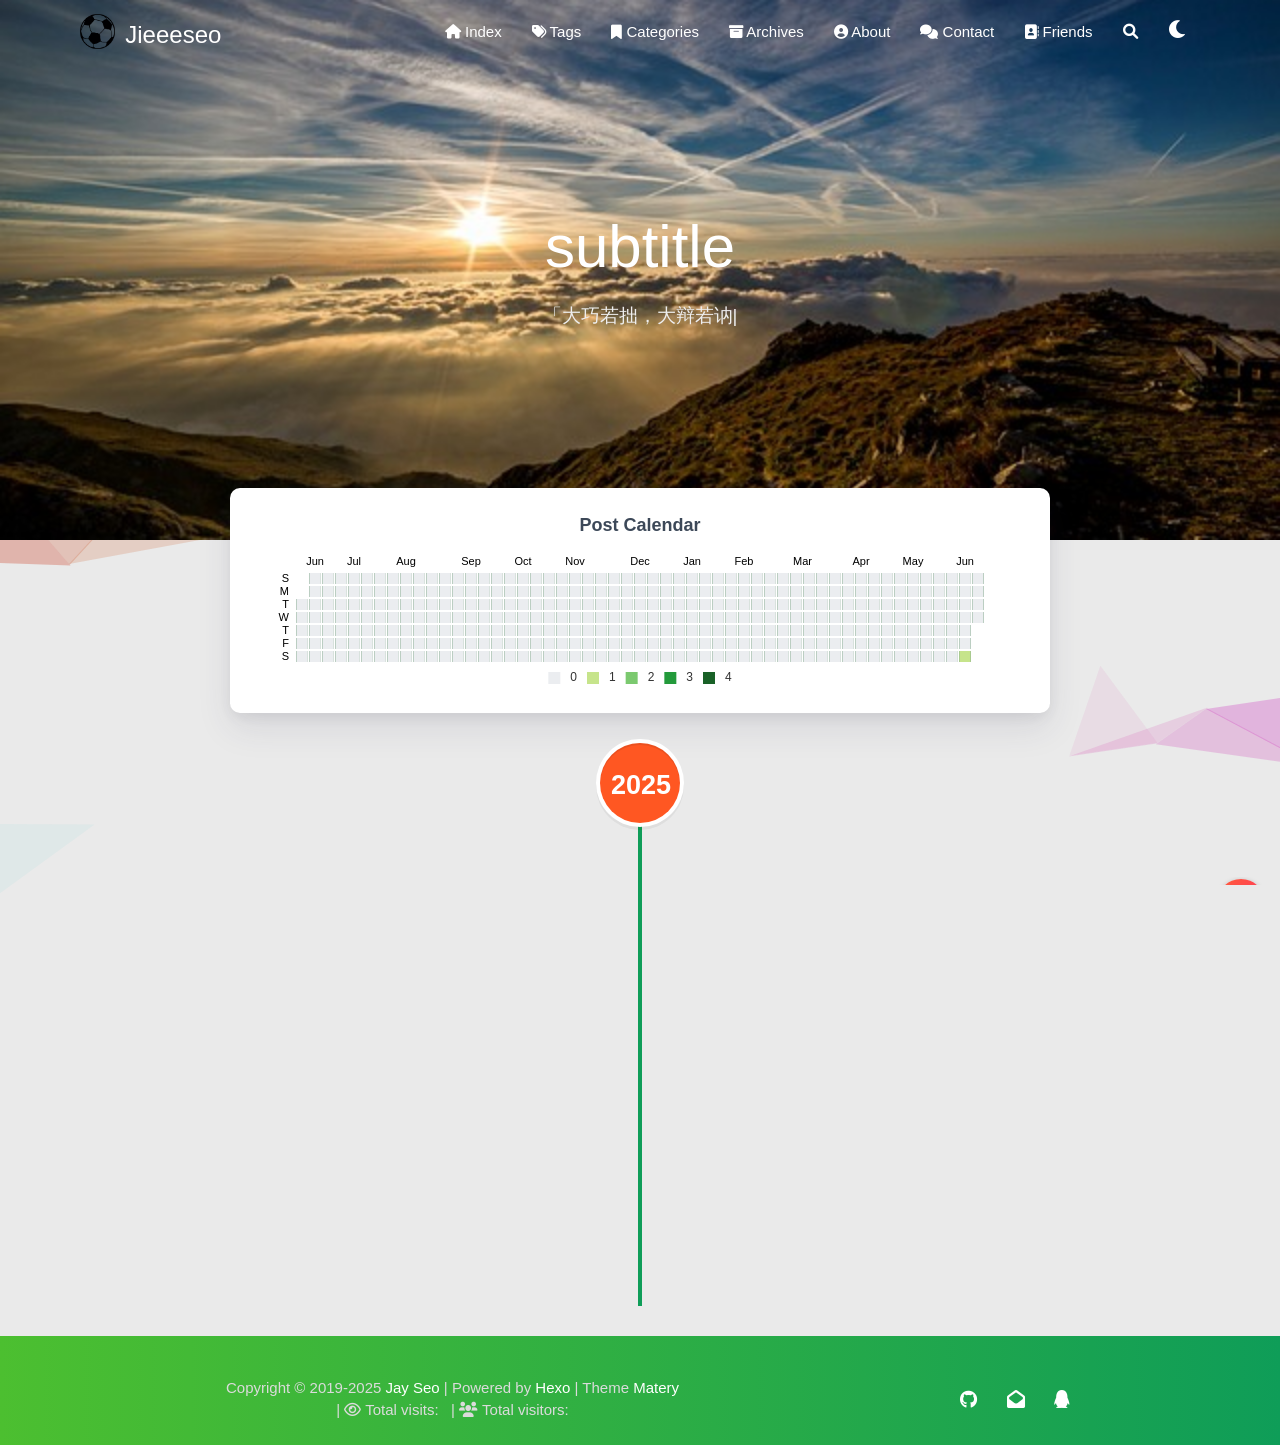
<file: archives/2025/06/index.html>
<!DOCTYPE HTML>
<html lang="en">


<head>
    <meta charset="utf-8">
    <meta name="keywords" content="Archives: 2025/6, Jieeeseo">
    <meta name="description" content="Jieeeseo">
    <meta http-equiv="X-UA-Compatible" content="IE=edge">
    <meta name="viewport" content="width=device-width, initial-scale=1.0, user-scalable=no">
    <meta name="renderer" content="webkit|ie-stand|ie-comp">
    <meta name="mobile-web-app-capable" content="yes">
    <meta name="format-detection" content="telephone=no">
    <meta name="apple-mobile-web-app-capable" content="yes">
    <meta name="apple-mobile-web-app-status-bar-style" content="black-translucent">
    <meta name="referrer" content="no-referrer-when-downgrade">
    <!-- Global site tag (gtag.js) - Google Analytics -->


    <title>Archives: 2025/6 | Jieeeseo</title>
    <link rel="icon" type="image/png" href="/favicon.png">
    


    <!-- bg-cover style     -->



<link rel="stylesheet" type="text/css" href="/libs/awesome/css/all.min.css">
<link rel="stylesheet" type="text/css" href="/libs/materialize/materialize.min.css">
<link rel="stylesheet" type="text/css" href="/libs/aos/aos.css">
<link rel="stylesheet" type="text/css" href="/libs/animate/animate.min.css">
<link rel="stylesheet" type="text/css" href="/libs/lightGallery/css/lightgallery.min.css">
<link rel="stylesheet" type="text/css" href="/css/matery.css">
<link rel="stylesheet" type="text/css" href="/css/my.css">
<link rel="stylesheet" type="text/css" href="/css/dark.css" media="none" onload="if(media!='all')media='all'">




    <link rel="stylesheet" href="/libs/tocbot/tocbot.css">
    <link rel="stylesheet" href="/css/post.css">




    



    <script src="/libs/jquery/jquery-3.6.0.min.js"></script>

<meta name="generator" content="Hexo 7.3.0"><link rel="stylesheet" href="/css/prism-tomorrow.css" type="text/css"><link rel="alternate" href="/atom.xml" title="Jieeeseo" type="application/atom+xml">
</head>


<body>
    <header class="navbar-fixed">
    <nav id="headNav" class="bg-color nav-transparent">
        <div id="navContainer" class="nav-wrapper container">
            <div class="brand-logo">
                <a href="/" class="waves-effect waves-light">
                    
                    <img src="/medias/logo.png" class="logo-img" alt="LOGO">
                    
                    <span class="logo-span">Jieeeseo</span>
                </a>
            </div>
            

<a href="#" data-target="mobile-nav" class="sidenav-trigger button-collapse"><i class="fas fa-bars"></i></a>
<ul class="right nav-menu">
  
  <li class="hide-on-med-and-down nav-item">
    
    <a href="/" class="waves-effect waves-light">
      
      <i class="fas fa-home" style="zoom: 0.6;"></i>
      
      <span>Index</span>
    </a>
    
  </li>
  
  <li class="hide-on-med-and-down nav-item">
    
    <a href="/tags" class="waves-effect waves-light">
      
      <i class="fas fa-tags" style="zoom: 0.6;"></i>
      
      <span>Tags</span>
    </a>
    
  </li>
  
  <li class="hide-on-med-and-down nav-item">
    
    <a href="/categories" class="waves-effect waves-light">
      
      <i class="fas fa-bookmark" style="zoom: 0.6;"></i>
      
      <span>Categories</span>
    </a>
    
  </li>
  
  <li class="hide-on-med-and-down nav-item">
    
    <a href="/archives" class="waves-effect waves-light">
      
      <i class="fas fa-archive" style="zoom: 0.6;"></i>
      
      <span>Archives</span>
    </a>
    
  </li>
  
  <li class="hide-on-med-and-down nav-item">
    
    <a href="/about" class="waves-effect waves-light">
      
      <i class="fas fa-user-circle" style="zoom: 0.6;"></i>
      
      <span>About</span>
    </a>
    
  </li>
  
  <li class="hide-on-med-and-down nav-item">
    
    <a href="/contact" class="waves-effect waves-light">
      
      <i class="fas fa-comments" style="zoom: 0.6;"></i>
      
      <span>Contact</span>
    </a>
    
  </li>
  
  <li class="hide-on-med-and-down nav-item">
    
    <a href="/friends" class="waves-effect waves-light">
      
      <i class="fas fa-address-book" style="zoom: 0.6;"></i>
      
      <span>Friends</span>
    </a>
    
  </li>
  
  <li>
    <a href="#searchModal" class="modal-trigger waves-effect waves-light">
      <i id="searchIcon" class="fas fa-search" title="Search" style="zoom: 0.85;"></i>
    </a>
  </li>
  <li>
    <a href="javascript:;" class="waves-effect waves-light" onclick="switchNightMode()" title="深色/浅色模式" >
      <i id="sum-moon-icon" class="fas fa-sun" style="zoom: 0.85;"></i>
    </a>
  </li>
</ul>


<div id="mobile-nav" class="side-nav sidenav">

    <div class="mobile-head bg-color">
        
        <img src="/medias/logo.png" class="logo-img circle responsive-img">
        
        <div class="logo-name">Jieeeseo</div>
        <div class="logo-desc">
            
            Never really desperate, only the lost of the soul.
            
        </div>
    </div>

    <ul class="menu-list mobile-menu-list">
        
        <li class="m-nav-item">
	  
		<a href="/" class="waves-effect waves-light">
			
			    <i class="fa-fw fas fa-home"></i>
			
			Index
		</a>
          
        </li>
        
        <li class="m-nav-item">
	  
		<a href="/tags" class="waves-effect waves-light">
			
			    <i class="fa-fw fas fa-tags"></i>
			
			Tags
		</a>
          
        </li>
        
        <li class="m-nav-item">
	  
		<a href="/categories" class="waves-effect waves-light">
			
			    <i class="fa-fw fas fa-bookmark"></i>
			
			Categories
		</a>
          
        </li>
        
        <li class="m-nav-item">
	  
		<a href="/archives" class="waves-effect waves-light">
			
			    <i class="fa-fw fas fa-archive"></i>
			
			Archives
		</a>
          
        </li>
        
        <li class="m-nav-item">
	  
		<a href="/about" class="waves-effect waves-light">
			
			    <i class="fa-fw fas fa-user-circle"></i>
			
			About
		</a>
          
        </li>
        
        <li class="m-nav-item">
	  
		<a href="/contact" class="waves-effect waves-light">
			
			    <i class="fa-fw fas fa-comments"></i>
			
			Contact
		</a>
          
        </li>
        
        <li class="m-nav-item">
	  
		<a href="/friends" class="waves-effect waves-light">
			
			    <i class="fa-fw fas fa-address-book"></i>
			
			Friends
		</a>
          
        </li>
        
        
        <li><div class="divider"></div></li>
        <li>
            <a href="https://github.com/blinkfox/hexo-theme-matery" class="waves-effect waves-light" target="_blank">
                <i class="fab fa-github-square fa-fw"></i>Fork Me
            </a>
        </li>
        
    </ul>
</div>


        </div>

        
            <style>
    .nav-transparent .github-corner {
        display: none !important;
    }

    .github-corner {
        position: absolute;
        z-index: 10;
        top: 0;
        right: 0;
        border: 0;
        transform: scale(1.1);
    }

    .github-corner svg {
        color: #0f9d58;
        fill: #fff;
        height: 64px;
        width: 64px;
    }

    .github-corner:hover .octo-arm {
        animation: a 0.56s ease-in-out;
    }

    .github-corner .octo-arm {
        animation: none;
    }

    @keyframes a {
        0%,
        to {
            transform: rotate(0);
        }
        20%,
        60% {
            transform: rotate(-25deg);
        }
        40%,
        80% {
            transform: rotate(10deg);
        }
    }
</style>

<a href="https://github.com/blinkfox/hexo-theme-matery" class="github-corner tooltipped hide-on-med-and-down" target="_blank"
   data-tooltip="Fork Me" data-position="left" data-delay="50">
    <svg viewBox="0 0 250 250" aria-hidden="true">
        <path d="M0,0 L115,115 L130,115 L142,142 L250,250 L250,0 Z"></path>
        <path d="M128.3,109.0 C113.8,99.7 119.0,89.6 119.0,89.6 C122.0,82.7 120.5,78.6 120.5,78.6 C119.2,72.0 123.4,76.3 123.4,76.3 C127.3,80.9 125.5,87.3 125.5,87.3 C122.9,97.6 130.6,101.9 134.4,103.2"
              fill="currentColor" style="transform-origin: 130px 106px;" class="octo-arm"></path>
        <path d="M115.0,115.0 C114.9,115.1 118.7,116.5 119.8,115.4 L133.7,101.6 C136.9,99.2 139.9,98.4 142.2,98.6 C133.8,88.0 127.5,74.4 143.8,58.0 C148.5,53.4 154.0,51.2 159.7,51.0 C160.3,49.4 163.2,43.6 171.4,40.1 C171.4,40.1 176.1,42.5 178.8,56.2 C183.1,58.6 187.2,61.8 190.9,65.4 C194.5,69.0 197.7,73.2 200.1,77.6 C213.8,80.2 216.3,84.9 216.3,84.9 C212.7,93.1 206.9,96.0 205.4,96.6 C205.1,102.4 203.0,107.8 198.3,112.5 C181.9,128.9 168.3,122.5 157.7,114.1 C157.9,116.9 156.7,120.9 152.7,124.9 L141.0,136.5 C139.8,137.7 141.6,141.9 141.8,141.8 Z"
              fill="currentColor" class="octo-body"></path>
    </svg>
</a>
        
    </nav>

</header>

    <div class="bg-cover pd-header about-cover">
    <div class="container">
    <div class="row">
    <div class="col s10 offset-s1 m8 offset-m2 l8 offset-l2">
        <div class="brand">
            <div class="title center-align">
                
                    subtitle
                
            </div>

            <div class="description center-align">
                
                <span id="subtitle"></span>
                <script src="/libs/typed/typed.js"></script>
                <script>
                    var typed = new Typed("#subtitle", {
                        strings: [ 
                            
                                "「大巧若拙，大辩若讷」",
                            
                                "「Simplicity is the Ultimate Sophistication」",
                            
                        ],
                        startDelay: 300,
                        typeSpeed: 100,
                        loop: true,
                        backSpeed: 50,
                        showCursor: true
                    });
                </script>
                
            </div>
        </div>
    </div>
</div>


<script>
    // 每天切换 banner 图.  Switch banner image every day.
    var bannerUrl = "/medias/banner/" + new Date().getDay() + '.jpg';
    $('.bg-cover').css('background-image', 'url(' + bannerUrl + ')');
</script>
<script>
    
      var bannerUrl = "/medias/featureimages/" + Math.floor(Math.random() * 24) + '.jpg';
    
    $('.bg-cover.about-cover').css('background-image', 'url(' + bannerUrl + ')');

</script>


    </div>
</div>

<main class="content">

    
    <div class="container archive-calendar">
    <div class="card">
        <div id="post-calendar" class="card-content"></div>
    </div>
</div>

<script type="text/javascript" src="/libs/echarts/echarts.min.js"></script>
<script type="text/javascript">
    let myChart = echarts.init(document.getElementById('post-calendar'));

    

    let option = {
        title: {
            top: 0,
            text: 'Post Calendar',
            left: 'center',
            textStyle: {
                color: '#3C4858'
            }
        },
        tooltip: {
            padding: 10,
            backgroundColor: '#555',
            borderColor: '#777',
            borderWidth: 1,
            formatter: function (obj) {
                var value = obj.value;
                return '<div style="font-size: 14px;">' + value[0] + '：' + value[1] + '</div>';
            }
        },
        visualMap: {
            show: true,
            showLabel: true,
            categories: [0, 1, 2, 3, 4],
            calculable: true,
            inRange: {
                symbol: 'rect',
                color: ['#ebedf0', '#c6e48b', '#7bc96f', '#239a3b', '#196127']
            },
            itemWidth: 12,
            itemHeight: 12,
            orient: 'horizontal',
            left: 'center',
            bottom: 0
        },
        calendar: [{
            left: 'center',
            range: ["2024-06-18", "2025-06-18"],
            cellSize: [13, 13],
            splitLine: {
                show: false
            },
            itemStyle: {
                color: '#196127',
                borderColor: '#fff',
                borderWidth: 2
            },
            yearLabel: {
                show: false
            },
            monthLabel: {
                nameMap: 'en',
                fontSize: 11
            },
            dayLabel: {
                formatter: '{start}  1st',
                nameMap: 'en',
                fontSize: 11
            }
        }],
        series: [{
            type: 'heatmap',
            coordinateSystem: 'calendar',
            calendarIndex: 0,
            data: [["2024-06-18", 0], ["2024-06-19", 0], ["2024-06-20", 0], ["2024-06-21", 0], ["2024-06-22", 0], ["2024-06-23", 0], ["2024-06-24", 0], ["2024-06-25", 0], ["2024-06-26", 0], ["2024-06-27", 0], ["2024-06-28", 0], ["2024-06-29", 0], ["2024-06-30", 0], ["2024-07-01", 0], ["2024-07-02", 0], ["2024-07-03", 0], ["2024-07-04", 0], ["2024-07-05", 0], ["2024-07-06", 0], ["2024-07-07", 0], ["2024-07-08", 0], ["2024-07-09", 0], ["2024-07-10", 0], ["2024-07-11", 0], ["2024-07-12", 0], ["2024-07-13", 0], ["2024-07-14", 0], ["2024-07-15", 0], ["2024-07-16", 0], ["2024-07-17", 0], ["2024-07-18", 0], ["2024-07-19", 0], ["2024-07-20", 0], ["2024-07-21", 0], ["2024-07-22", 0], ["2024-07-23", 0], ["2024-07-24", 0], ["2024-07-25", 0], ["2024-07-26", 0], ["2024-07-27", 0], ["2024-07-28", 0], ["2024-07-29", 0], ["2024-07-30", 0], ["2024-07-31", 0], ["2024-08-01", 0], ["2024-08-02", 0], ["2024-08-03", 0], ["2024-08-04", 0], ["2024-08-05", 0], ["2024-08-06", 0], ["2024-08-07", 0], ["2024-08-08", 0], ["2024-08-09", 0], ["2024-08-10", 0], ["2024-08-11", 0], ["2024-08-12", 0], ["2024-08-13", 0], ["2024-08-14", 0], ["2024-08-15", 0], ["2024-08-16", 0], ["2024-08-17", 0], ["2024-08-18", 0], ["2024-08-19", 0], ["2024-08-20", 0], ["2024-08-21", 0], ["2024-08-22", 0], ["2024-08-23", 0], ["2024-08-24", 0], ["2024-08-25", 0], ["2024-08-26", 0], ["2024-08-27", 0], ["2024-08-28", 0], ["2024-08-29", 0], ["2024-08-30", 0], ["2024-08-31", 0], ["2024-09-01", 0], ["2024-09-02", 0], ["2024-09-03", 0], ["2024-09-04", 0], ["2024-09-05", 0], ["2024-09-06", 0], ["2024-09-07", 0], ["2024-09-08", 0], ["2024-09-09", 0], ["2024-09-10", 0], ["2024-09-11", 0], ["2024-09-12", 0], ["2024-09-13", 0], ["2024-09-14", 0], ["2024-09-15", 0], ["2024-09-16", 0], ["2024-09-17", 0], ["2024-09-18", 0], ["2024-09-19", 0], ["2024-09-20", 0], ["2024-09-21", 0], ["2024-09-22", 0], ["2024-09-23", 0], ["2024-09-24", 0], ["2024-09-25", 0], ["2024-09-26", 0], ["2024-09-27", 0], ["2024-09-28", 0], ["2024-09-29", 0], ["2024-09-30", 0], ["2024-10-01", 0], ["2024-10-02", 0], ["2024-10-03", 0], ["2024-10-04", 0], ["2024-10-05", 0], ["2024-10-06", 0], ["2024-10-07", 0], ["2024-10-08", 0], ["2024-10-09", 0], ["2024-10-10", 0], ["2024-10-11", 0], ["2024-10-12", 0], ["2024-10-13", 0], ["2024-10-14", 0], ["2024-10-15", 0], ["2024-10-16", 0], ["2024-10-17", 0], ["2024-10-18", 0], ["2024-10-19", 0], ["2024-10-20", 0], ["2024-10-21", 0], ["2024-10-22", 0], ["2024-10-23", 0], ["2024-10-24", 0], ["2024-10-25", 0], ["2024-10-26", 0], ["2024-10-27", 0], ["2024-10-28", 0], ["2024-10-29", 0], ["2024-10-30", 0], ["2024-10-31", 0], ["2024-11-01", 0], ["2024-11-02", 0], ["2024-11-03", 0], ["2024-11-04", 0], ["2024-11-05", 0], ["2024-11-06", 0], ["2024-11-07", 0], ["2024-11-08", 0], ["2024-11-09", 0], ["2024-11-10", 0], ["2024-11-11", 0], ["2024-11-12", 0], ["2024-11-13", 0], ["2024-11-14", 0], ["2024-11-15", 0], ["2024-11-16", 0], ["2024-11-17", 0], ["2024-11-18", 0], ["2024-11-19", 0], ["2024-11-20", 0], ["2024-11-21", 0], ["2024-11-22", 0], ["2024-11-23", 0], ["2024-11-24", 0], ["2024-11-25", 0], ["2024-11-26", 0], ["2024-11-27", 0], ["2024-11-28", 0], ["2024-11-29", 0], ["2024-11-30", 0], ["2024-12-01", 0], ["2024-12-02", 0], ["2024-12-03", 0], ["2024-12-04", 0], ["2024-12-05", 0], ["2024-12-06", 0], ["2024-12-07", 0], ["2024-12-08", 0], ["2024-12-09", 0], ["2024-12-10", 0], ["2024-12-11", 0], ["2024-12-12", 0], ["2024-12-13", 0], ["2024-12-14", 0], ["2024-12-15", 0], ["2024-12-16", 0], ["2024-12-17", 0], ["2024-12-18", 0], ["2024-12-19", 0], ["2024-12-20", 0], ["2024-12-21", 0], ["2024-12-22", 0], ["2024-12-23", 0], ["2024-12-24", 0], ["2024-12-25", 0], ["2024-12-26", 0], ["2024-12-27", 0], ["2024-12-28", 0], ["2024-12-29", 0], ["2024-12-30", 0], ["2024-12-31", 0], ["2025-01-01", 0], ["2025-01-02", 0], ["2025-01-03", 0], ["2025-01-04", 0], ["2025-01-05", 0], ["2025-01-06", 0], ["2025-01-07", 0], ["2025-01-08", 0], ["2025-01-09", 0], ["2025-01-10", 0], ["2025-01-11", 0], ["2025-01-12", 0], ["2025-01-13", 0], ["2025-01-14", 0], ["2025-01-15", 0], ["2025-01-16", 0], ["2025-01-17", 0], ["2025-01-18", 0], ["2025-01-19", 0], ["2025-01-20", 0], ["2025-01-21", 0], ["2025-01-22", 0], ["2025-01-23", 0], ["2025-01-24", 0], ["2025-01-25", 0], ["2025-01-26", 0], ["2025-01-27", 0], ["2025-01-28", 0], ["2025-01-29", 0], ["2025-01-30", 0], ["2025-01-31", 0], ["2025-02-01", 0], ["2025-02-02", 0], ["2025-02-03", 0], ["2025-02-04", 0], ["2025-02-05", 0], ["2025-02-06", 0], ["2025-02-07", 0], ["2025-02-08", 0], ["2025-02-09", 0], ["2025-02-10", 0], ["2025-02-11", 0], ["2025-02-12", 0], ["2025-02-13", 0], ["2025-02-14", 0], ["2025-02-15", 0], ["2025-02-16", 0], ["2025-02-17", 0], ["2025-02-18", 0], ["2025-02-19", 0], ["2025-02-20", 0], ["2025-02-21", 0], ["2025-02-22", 0], ["2025-02-23", 0], ["2025-02-24", 0], ["2025-02-25", 0], ["2025-02-26", 0], ["2025-02-27", 0], ["2025-02-28", 0], ["2025-03-01", 0], ["2025-03-02", 0], ["2025-03-03", 0], ["2025-03-04", 0], ["2025-03-05", 0], ["2025-03-06", 0], ["2025-03-07", 0], ["2025-03-08", 0], ["2025-03-09", 0], ["2025-03-10", 0], ["2025-03-11", 0], ["2025-03-12", 0], ["2025-03-13", 0], ["2025-03-14", 0], ["2025-03-15", 0], ["2025-03-16", 0], ["2025-03-17", 0], ["2025-03-18", 0], ["2025-03-19", 0], ["2025-03-20", 0], ["2025-03-21", 0], ["2025-03-22", 0], ["2025-03-23", 0], ["2025-03-24", 0], ["2025-03-25", 0], ["2025-03-26", 0], ["2025-03-27", 0], ["2025-03-28", 0], ["2025-03-29", 0], ["2025-03-30", 0], ["2025-03-31", 0], ["2025-04-01", 0], ["2025-04-02", 0], ["2025-04-03", 0], ["2025-04-04", 0], ["2025-04-05", 0], ["2025-04-06", 0], ["2025-04-07", 0], ["2025-04-08", 0], ["2025-04-09", 0], ["2025-04-10", 0], ["2025-04-11", 0], ["2025-04-12", 0], ["2025-04-13", 0], ["2025-04-14", 0], ["2025-04-15", 0], ["2025-04-16", 0], ["2025-04-17", 0], ["2025-04-18", 0], ["2025-04-19", 0], ["2025-04-20", 0], ["2025-04-21", 0], ["2025-04-22", 0], ["2025-04-23", 0], ["2025-04-24", 0], ["2025-04-25", 0], ["2025-04-26", 0], ["2025-04-27", 0], ["2025-04-28", 0], ["2025-04-29", 0], ["2025-04-30", 0], ["2025-05-01", 0], ["2025-05-02", 0], ["2025-05-03", 0], ["2025-05-04", 0], ["2025-05-05", 0], ["2025-05-06", 0], ["2025-05-07", 0], ["2025-05-08", 0], ["2025-05-09", 0], ["2025-05-10", 0], ["2025-05-11", 0], ["2025-05-12", 0], ["2025-05-13", 0], ["2025-05-14", 0], ["2025-05-15", 0], ["2025-05-16", 0], ["2025-05-17", 0], ["2025-05-18", 0], ["2025-05-19", 0], ["2025-05-20", 0], ["2025-05-21", 0], ["2025-05-22", 0], ["2025-05-23", 0], ["2025-05-24", 0], ["2025-05-25", 0], ["2025-05-26", 0], ["2025-05-27", 0], ["2025-05-28", 0], ["2025-05-29", 0], ["2025-05-30", 0], ["2025-05-31", 0], ["2025-06-01", 0], ["2025-06-02", 0], ["2025-06-03", 0], ["2025-06-04", 0], ["2025-06-05", 0], ["2025-06-06", 0], ["2025-06-07", 0], ["2025-06-08", 0], ["2025-06-09", 0], ["2025-06-10", 0], ["2025-06-11", 0], ["2025-06-12", 0], ["2025-06-13", 0], ["2025-06-14", 1], ["2025-06-15", 0], ["2025-06-16", 0], ["2025-06-17", 0], ["2025-06-18", 0]]
        }]

    };

    myChart.setOption(option);
</script>

    

    

    <div id="cd-timeline" class="container">
        
        <div class="cd-timeline-block">

            
            
            
            <div class="cd-timeline-img year" data-aos="zoom-in-up">
                <a href="/archives/2025">2025</a>
            </div>
            

            
            
            
            <div class="cd-timeline-img month" data-aos="zoom-in-up">
                <a href="/archives/2025/06">06</a>
            </div>
            

            
            <div class="cd-timeline-img day" data-aos="zoom-in-up">
                <span>14</span>
            </div>
            <article class="cd-timeline-content" data-aos="fade-up">
                <div class="article col s12 m6">
                    <div class="card">
                        <a href="/2025/06/14/hello-world/">
                            <div class="card-image">
                                
                                
                                <img src="/medias/featureimages/12.jpg" class="responsive-img" alt="Hello World">
                                
                                <span class="card-title">Hello World</span>
                            </div>
                        </a>
                        <div class="card-content article-content">
                            <div class="summary block-with-text">
                                
                                    Welcome to Hexo! This is your very first post. Check documentation for more info. If you get any problems when using Hex
                                
                            </div>
                            <div class="publish-info">
                                <span class="publish-date">
                                    <i class="far fa-clock fa-fw icon-date"></i>2025-06-14
                                </span>
                                <span class="publish-author">
                                    
                                    <i class="fas fa-user fa-fw"></i>
                                    Jay Seo
                                    
                                </span>
                            </div>
                        </div>

                        
                    </div>
                </div>
            </article>
        </div>
        
    </div>

</main>




    <footer class="page-footer bg-color">
    
        <link rel="stylesheet" href="/libs/aplayer/APlayer.min.css">
<style>
    .aplayer .aplayer-lrc p {
        
        display: none;
        
        font-size: 12px;
        font-weight: 700;
        line-height: 16px !important;
    }

    .aplayer .aplayer-lrc p.aplayer-lrc-current {
        
        display: none;
        
        font-size: 15px;
        color: #42b983;
    }

    
    .aplayer.aplayer-fixed.aplayer-narrow .aplayer-body {
        left: -66px !important;
    }

    .aplayer.aplayer-fixed.aplayer-narrow .aplayer-body:hover {
        left: 0px !important;
    }

    
</style>
<div class="">
    
    <div class="row">
        <meting-js class="col l8 offset-l2 m10 offset-m1 s12"
                   server="netease"
                   type="playlist"
                   id="503838841"
                   fixed='true'
                   autoplay='false'
                   theme='#42b983'
                   loop='all'
                   order='random'
                   preload='auto'
                   volume='0.7'
                   list-folded='true'
        >
        </meting-js>
    </div>
</div>

<script src="/libs/aplayer/APlayer.min.js"></script>
<script src="/libs/aplayer/Meting.min.js"></script>

    

    <div class="container row center-align"
         style="margin-bottom: 0px !important;">
        <div class="col s12 m8 l8 copy-right">
            Copyright&nbsp;&copy;
            
                <span id="year">2019-2025</span>
            
            <a href="/about" target="_blank">Jay Seo</a>
            |&nbsp;Powered by&nbsp;<a href="https://hexo.io/" target="_blank">Hexo</a>
            |&nbsp;Theme&nbsp;<a href="https://github.com/blinkfox/hexo-theme-matery" target="_blank">Matery</a>
            
            <br>
            
            
            
                
            
            
                <span id="busuanzi_container_site_pv">
                &nbsp;|&nbsp;<i class="far fa-eye"></i>&nbsp;Total visits:&nbsp;
                    <span id="busuanzi_value_site_pv" class="white-color"></span>
            </span>
            
            
                <span id="busuanzi_container_site_uv">
                &nbsp;|&nbsp;<i class="fas fa-users"></i>&nbsp;Total visitors:&nbsp;
                    <span id="busuanzi_value_site_uv" class="white-color"></span>
            </span>
            
            <br>

            <!-- 运行天数提醒. -->
            
            <br>
            
        </div>
        <div class="col s12 m4 l4 social-link social-statis">
    <a href="https://github.com/Jieeeseo" class="tooltipped" target="_blank" data-tooltip="访问我的GitHub" data-position="top" data-delay="50">
        <i class="fab fa-github"></i>
    </a>



    <a href="mailto:seohj7759614@gmail.com" class="tooltipped" target="_blank" data-tooltip="邮件联系我" data-position="top" data-delay="50">
        <i class="fas fa-envelope-open"></i>
    </a>







    <a href="tencent://AddContact/?fromId=50&fromSubId=1&subcmd=all&uin=2441998297" class="tooltipped" target="_blank" data-tooltip="QQ联系我: 2441998297" data-position="top" data-delay="50">
        <i class="fab fa-qq"></i>
    </a>







</div>
    </div>
</footer>

<div class="progress-bar"></div>


    <!-- 搜索遮罩框 -->
<div id="searchModal" class="modal">
    <div class="modal-content">
        <div class="search-header">
            <span class="title"><i class="fas fa-search"></i>&nbsp;&nbsp;Search</span>
            <input type="search" id="searchInput" name="s" placeholder="Please enter a search keyword"
                   class="search-input">
        </div>
        <div id="searchResult"></div>
    </div>
</div>

<script type="text/javascript">
$(function () {
    var searchFunc = function (path, search_id, content_id) {
        'use strict';
        $.ajax({
            url: path,
            dataType: "xml",
            success: function (xmlResponse) {
                // get the contents from search data
                var datas = $("entry", xmlResponse).map(function () {
                    return {
                        title: $("title", this).text(),
                        content: $("content", this).text(),
                        url: $("url", this).text()
                    };
                }).get();
                var $input = document.getElementById(search_id);
                var $resultContent = document.getElementById(content_id);
                $input.addEventListener('input', function () {
                    var str = '<ul class=\"search-result-list\">';
                    var keywords = this.value.trim().toLowerCase().split(/[\s\-]+/);
                    $resultContent.innerHTML = "";
                    if (this.value.trim().length <= 0) {
                        return;
                    }
                    // perform local searching
                    datas.forEach(function (data) {
                        var isMatch = true;
                        var data_title = data.title.trim().toLowerCase();
                        var data_content = data.content.trim().replace(/<[^>]+>/g, "").toLowerCase();
                        var data_url = data.url;
                        data_url = data_url.indexOf('/') === 0 ? data.url : '/' + data_url;
                        var index_title = -1;
                        var index_content = -1;
                        var first_occur = -1;
                        // only match artiles with not empty titles and contents
                        if (data_title !== '' && data_content !== '') {
                            keywords.forEach(function (keyword, i) {
                                index_title = data_title.indexOf(keyword);
                                index_content = data_content.indexOf(keyword);
                                if (index_title < 0 && index_content < 0) {
                                    isMatch = false;
                                } else {
                                    if (index_content < 0) {
                                        index_content = 0;
                                    }
                                    if (i === 0) {
                                        first_occur = index_content;
                                    }
                                }
                            });
                        }
                        // show search results
                        if (isMatch) {
                            str += "<li><a href='" + data_url + "' class='search-result-title'>" + data_title + "</a>";
                            var content = data.content.trim().replace(/<[^>]+>/g, "");
                            if (first_occur >= 0) {
                                // cut out 100 characters
                                var start = first_occur - 20;
                                var end = first_occur + 80;
                                if (start < 0) {
                                    start = 0;
                                }
                                if (start === 0) {
                                    end = 100;
                                }
                                if (end > content.length) {
                                    end = content.length;
                                }
                                var match_content = content.substr(start, end);
                                // highlight all keywords
                                keywords.forEach(function (keyword) {
                                    var regS = new RegExp(keyword, "gi");
                                    match_content = match_content.replace(regS, "<em class=\"search-keyword\">" + keyword + "</em>");
                                });

                                str += "<p class=\"search-result\">" + match_content + "...</p>"
                            }
                            str += "</li>";
                        }
                    });
                    str += "</ul>";
                    $resultContent.innerHTML = str;
                });
            }
        });
    };

    searchFunc('/search.xml', 'searchInput', 'searchResult');
});
</script>

    <!-- 白天和黑夜主题 -->
<div class="stars-con">
    <div id="stars"></div>
    <div id="stars2"></div>
    <div id="stars3"></div>  
</div>

<script>
    function switchNightMode() {
        $('<div class="Cuteen_DarkSky"><div class="Cuteen_DarkPlanet"></div></div>').appendTo($('body')),
        setTimeout(function () {
            $('body').hasClass('DarkMode') 
            ? ($('body').removeClass('DarkMode'), localStorage.setItem('isDark', '0'), $('#sum-moon-icon').removeClass("fa-sun").addClass('fa-moon')) 
            : ($('body').addClass('DarkMode'), localStorage.setItem('isDark', '1'), $('#sum-moon-icon').addClass("fa-sun").removeClass('fa-moon')),
            
            setTimeout(function () {
            $('.Cuteen_DarkSky').fadeOut(1e3, function () {
                $(this).remove()
            })
            }, 2e3)
        })
    }
</script>

    <!-- 回到顶部按钮 -->
<div id="backTop" class="top-scroll">
    <a class="btn-floating btn-large waves-effect waves-light" href="#!">
        <i class="fas fa-arrow-up"></i>
    </a>
</div>


    <script src="/libs/materialize/materialize.min.js"></script>
    <script src="/libs/masonry/masonry.pkgd.min.js"></script>
    <script src="/libs/aos/aos.js"></script>
    <script src="/libs/scrollprogress/scrollProgress.min.js"></script>
    <script src="/libs/lightGallery/js/lightgallery-all.min.js"></script>
    <script src="/js/matery.js"></script>

    

    
    
    

    <!-- 雪花特效 -->
    

    <!-- 鼠标星星特效 -->
    

     
        <script src="https://ssl.captcha.qq.com/TCaptcha.js"></script>
        <script src="/libs/others/TencentCaptcha.js"></script>
        <button id="TencentCaptcha" data-appid="xxxxxxxxxx" data-cbfn="callback" type="button" hidden></button>
    

    <!-- Baidu Analytics -->

    <!-- Baidu Push -->

<script>
    (function () {
        var bp = document.createElement('script');
        var curProtocol = window.location.protocol.split(':')[0];
        if (curProtocol === 'https') {
            bp.src = 'https://zz.bdstatic.com/linksubmit/push.js';
        } else {
            bp.src = 'http://push.zhanzhang.baidu.com/push.js';
        }
        var s = document.getElementsByTagName("script")[0];
        s.parentNode.insertBefore(bp, s);
    })();
</script>

    
    <script src="/libs/others/clicklove.js" async="async"></script>
    
    
    <script async src="/libs/others/busuanzi.pure.mini.js"></script>
    

    

    

    <!--腾讯兔小巢-->
    
    

    

    
    <script type="text/javascript" src="/libs/background/ribbon-dynamic.js" async="async"></script>
    

    
    <script src="/libs/instantpage/instantpage.js" type="module"></script>
    

</body>

</html>
</file>
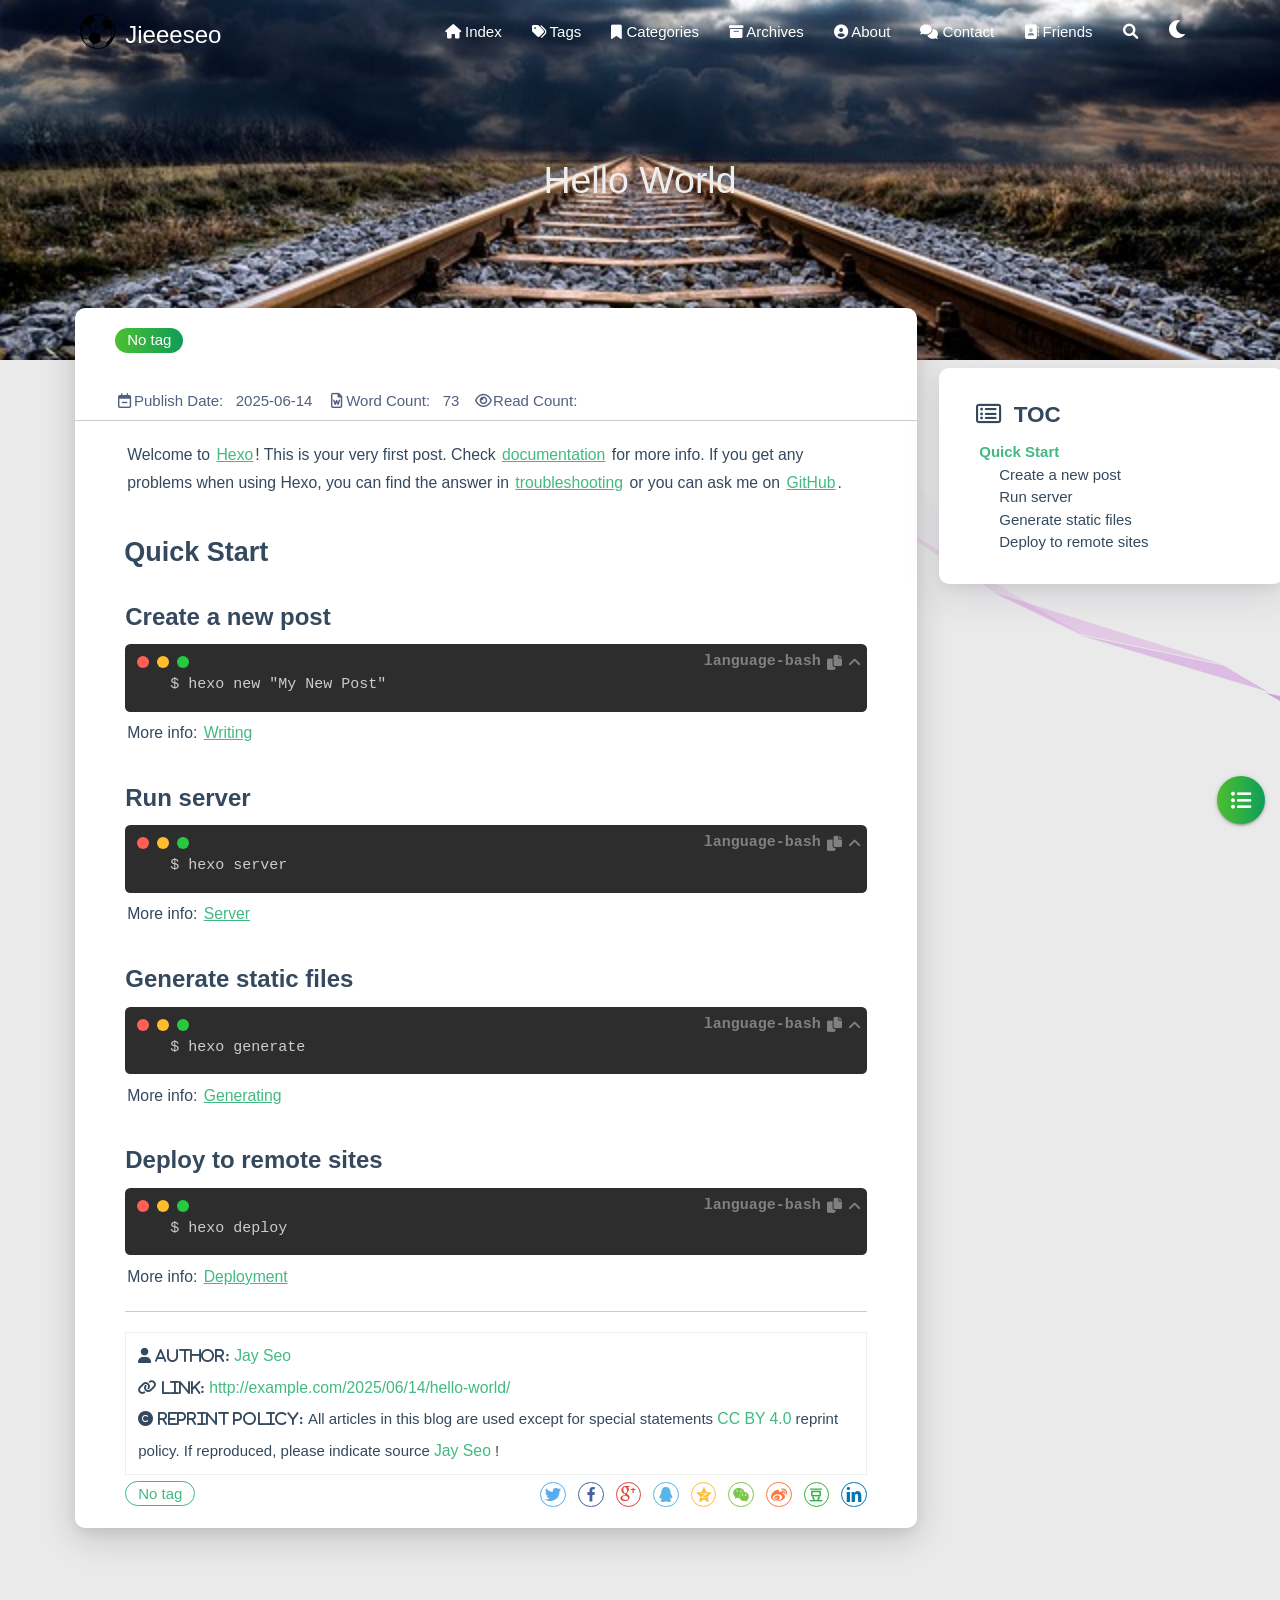
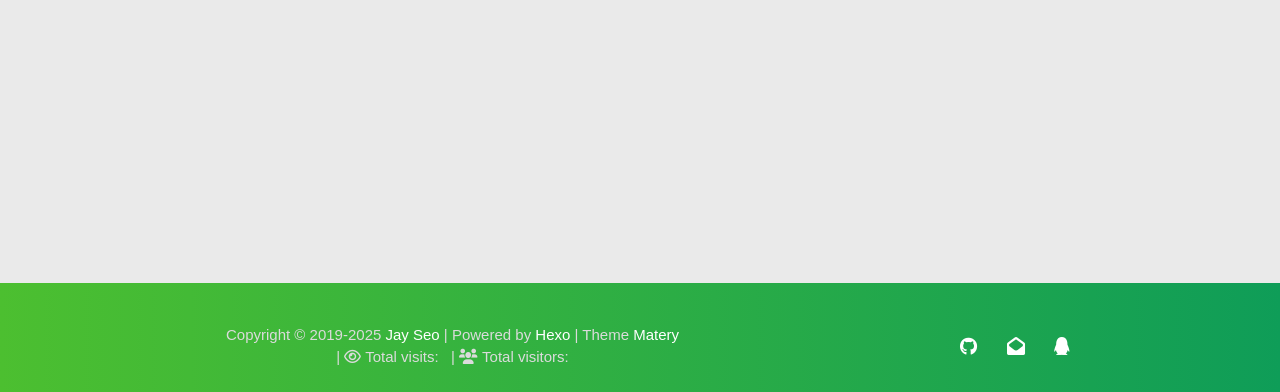
<file: 2025/06/14/hello-world/index.html>
<!DOCTYPE HTML>
<html lang="en">


<head>
    <meta charset="utf-8">
    <meta name="keywords" content="Hello World, Jieeeseo">
    <meta name="description" content="Welcome to Hexo! This is your very first post. Check documentation for more info. If you get any problems when using Hex">
    <meta http-equiv="X-UA-Compatible" content="IE=edge">
    <meta name="viewport" content="width=device-width, initial-scale=1.0, user-scalable=no">
    <meta name="renderer" content="webkit|ie-stand|ie-comp">
    <meta name="mobile-web-app-capable" content="yes">
    <meta name="format-detection" content="telephone=no">
    <meta name="apple-mobile-web-app-capable" content="yes">
    <meta name="apple-mobile-web-app-status-bar-style" content="black-translucent">
    <meta name="referrer" content="no-referrer-when-downgrade">
    <!-- Global site tag (gtag.js) - Google Analytics -->


    <title>Hello World | Jieeeseo</title>
    <link rel="icon" type="image/png" href="/favicon.png">
    


    <!-- bg-cover style     -->



<link rel="stylesheet" type="text/css" href="/libs/awesome/css/all.min.css">
<link rel="stylesheet" type="text/css" href="/libs/materialize/materialize.min.css">
<link rel="stylesheet" type="text/css" href="/libs/aos/aos.css">
<link rel="stylesheet" type="text/css" href="/libs/animate/animate.min.css">
<link rel="stylesheet" type="text/css" href="/libs/lightGallery/css/lightgallery.min.css">
<link rel="stylesheet" type="text/css" href="/css/matery.css">
<link rel="stylesheet" type="text/css" href="/css/my.css">
<link rel="stylesheet" type="text/css" href="/css/dark.css" media="none" onload="if(media!='all')media='all'">




    <link rel="stylesheet" href="/libs/tocbot/tocbot.css">
    <link rel="stylesheet" href="/css/post.css">




    



    <script src="/libs/jquery/jquery-3.6.0.min.js"></script>

<meta name="generator" content="Hexo 7.3.0"><link rel="stylesheet" href="/css/prism-tomorrow.css" type="text/css"><link rel="alternate" href="/atom.xml" title="Jieeeseo" type="application/atom+xml">
</head>


<body>
    <header class="navbar-fixed">
    <nav id="headNav" class="bg-color nav-transparent">
        <div id="navContainer" class="nav-wrapper container">
            <div class="brand-logo">
                <a href="/" class="waves-effect waves-light">
                    
                    <img src="/medias/logo.png" class="logo-img" alt="LOGO">
                    
                    <span class="logo-span">Jieeeseo</span>
                </a>
            </div>
            

<a href="#" data-target="mobile-nav" class="sidenav-trigger button-collapse"><i class="fas fa-bars"></i></a>
<ul class="right nav-menu">
  
  <li class="hide-on-med-and-down nav-item">
    
    <a href="/" class="waves-effect waves-light">
      
      <i class="fas fa-home" style="zoom: 0.6;"></i>
      
      <span>Index</span>
    </a>
    
  </li>
  
  <li class="hide-on-med-and-down nav-item">
    
    <a href="/tags" class="waves-effect waves-light">
      
      <i class="fas fa-tags" style="zoom: 0.6;"></i>
      
      <span>Tags</span>
    </a>
    
  </li>
  
  <li class="hide-on-med-and-down nav-item">
    
    <a href="/categories" class="waves-effect waves-light">
      
      <i class="fas fa-bookmark" style="zoom: 0.6;"></i>
      
      <span>Categories</span>
    </a>
    
  </li>
  
  <li class="hide-on-med-and-down nav-item">
    
    <a href="/archives" class="waves-effect waves-light">
      
      <i class="fas fa-archive" style="zoom: 0.6;"></i>
      
      <span>Archives</span>
    </a>
    
  </li>
  
  <li class="hide-on-med-and-down nav-item">
    
    <a href="/about" class="waves-effect waves-light">
      
      <i class="fas fa-user-circle" style="zoom: 0.6;"></i>
      
      <span>About</span>
    </a>
    
  </li>
  
  <li class="hide-on-med-and-down nav-item">
    
    <a href="/contact" class="waves-effect waves-light">
      
      <i class="fas fa-comments" style="zoom: 0.6;"></i>
      
      <span>Contact</span>
    </a>
    
  </li>
  
  <li class="hide-on-med-and-down nav-item">
    
    <a href="/friends" class="waves-effect waves-light">
      
      <i class="fas fa-address-book" style="zoom: 0.6;"></i>
      
      <span>Friends</span>
    </a>
    
  </li>
  
  <li>
    <a href="#searchModal" class="modal-trigger waves-effect waves-light">
      <i id="searchIcon" class="fas fa-search" title="Search" style="zoom: 0.85;"></i>
    </a>
  </li>
  <li>
    <a href="javascript:;" class="waves-effect waves-light" onclick="switchNightMode()" title="深色/浅色模式" >
      <i id="sum-moon-icon" class="fas fa-sun" style="zoom: 0.85;"></i>
    </a>
  </li>
</ul>


<div id="mobile-nav" class="side-nav sidenav">

    <div class="mobile-head bg-color">
        
        <img src="/medias/logo.png" class="logo-img circle responsive-img">
        
        <div class="logo-name">Jieeeseo</div>
        <div class="logo-desc">
            
            Never really desperate, only the lost of the soul.
            
        </div>
    </div>

    <ul class="menu-list mobile-menu-list">
        
        <li class="m-nav-item">
	  
		<a href="/" class="waves-effect waves-light">
			
			    <i class="fa-fw fas fa-home"></i>
			
			Index
		</a>
          
        </li>
        
        <li class="m-nav-item">
	  
		<a href="/tags" class="waves-effect waves-light">
			
			    <i class="fa-fw fas fa-tags"></i>
			
			Tags
		</a>
          
        </li>
        
        <li class="m-nav-item">
	  
		<a href="/categories" class="waves-effect waves-light">
			
			    <i class="fa-fw fas fa-bookmark"></i>
			
			Categories
		</a>
          
        </li>
        
        <li class="m-nav-item">
	  
		<a href="/archives" class="waves-effect waves-light">
			
			    <i class="fa-fw fas fa-archive"></i>
			
			Archives
		</a>
          
        </li>
        
        <li class="m-nav-item">
	  
		<a href="/about" class="waves-effect waves-light">
			
			    <i class="fa-fw fas fa-user-circle"></i>
			
			About
		</a>
          
        </li>
        
        <li class="m-nav-item">
	  
		<a href="/contact" class="waves-effect waves-light">
			
			    <i class="fa-fw fas fa-comments"></i>
			
			Contact
		</a>
          
        </li>
        
        <li class="m-nav-item">
	  
		<a href="/friends" class="waves-effect waves-light">
			
			    <i class="fa-fw fas fa-address-book"></i>
			
			Friends
		</a>
          
        </li>
        
        
        <li><div class="divider"></div></li>
        <li>
            <a href="https://github.com/blinkfox/hexo-theme-matery" class="waves-effect waves-light" target="_blank">
                <i class="fab fa-github-square fa-fw"></i>Fork Me
            </a>
        </li>
        
    </ul>
</div>


        </div>

        
            <style>
    .nav-transparent .github-corner {
        display: none !important;
    }

    .github-corner {
        position: absolute;
        z-index: 10;
        top: 0;
        right: 0;
        border: 0;
        transform: scale(1.1);
    }

    .github-corner svg {
        color: #0f9d58;
        fill: #fff;
        height: 64px;
        width: 64px;
    }

    .github-corner:hover .octo-arm {
        animation: a 0.56s ease-in-out;
    }

    .github-corner .octo-arm {
        animation: none;
    }

    @keyframes a {
        0%,
        to {
            transform: rotate(0);
        }
        20%,
        60% {
            transform: rotate(-25deg);
        }
        40%,
        80% {
            transform: rotate(10deg);
        }
    }
</style>

<a href="https://github.com/blinkfox/hexo-theme-matery" class="github-corner tooltipped hide-on-med-and-down" target="_blank"
   data-tooltip="Fork Me" data-position="left" data-delay="50">
    <svg viewBox="0 0 250 250" aria-hidden="true">
        <path d="M0,0 L115,115 L130,115 L142,142 L250,250 L250,0 Z"></path>
        <path d="M128.3,109.0 C113.8,99.7 119.0,89.6 119.0,89.6 C122.0,82.7 120.5,78.6 120.5,78.6 C119.2,72.0 123.4,76.3 123.4,76.3 C127.3,80.9 125.5,87.3 125.5,87.3 C122.9,97.6 130.6,101.9 134.4,103.2"
              fill="currentColor" style="transform-origin: 130px 106px;" class="octo-arm"></path>
        <path d="M115.0,115.0 C114.9,115.1 118.7,116.5 119.8,115.4 L133.7,101.6 C136.9,99.2 139.9,98.4 142.2,98.6 C133.8,88.0 127.5,74.4 143.8,58.0 C148.5,53.4 154.0,51.2 159.7,51.0 C160.3,49.4 163.2,43.6 171.4,40.1 C171.4,40.1 176.1,42.5 178.8,56.2 C183.1,58.6 187.2,61.8 190.9,65.4 C194.5,69.0 197.7,73.2 200.1,77.6 C213.8,80.2 216.3,84.9 216.3,84.9 C212.7,93.1 206.9,96.0 205.4,96.6 C205.1,102.4 203.0,107.8 198.3,112.5 C181.9,128.9 168.3,122.5 157.7,114.1 C157.9,116.9 156.7,120.9 152.7,124.9 L141.0,136.5 C139.8,137.7 141.6,141.9 141.8,141.8 Z"
              fill="currentColor" class="octo-body"></path>
    </svg>
</a>
        
    </nav>

</header>

    



<div class="bg-cover pd-header post-cover" style="background-image: url('/medias/featureimages/12.jpg')">
    <div class="container" style="right: 0px;left: 0px;">
        <div class="row">
            <div class="col s12 m12 l12">
                <div class="brand">
                    <h1 class="description center-align post-title">Hello World</h1>
                </div>
            </div>
        </div>
    </div>
</div>




<main class="post-container content">

    
    <div class="row">
    <div id="main-content" class="col s12 m12 l9">
        <!-- 文章内容详情 -->
<div id="artDetail">
    <div class="card">
        <div class="card-content article-info">
            <div class="row tag-cate">
                <div class="col s7">
                    
                          <div class="article-tag">
                            <span class="chip bg-color">No tag</span>
                          </div>
                    
                </div>
                <div class="col s5 right-align">
                    
                </div>
            </div>

            <div class="post-info">
                
                <div class="post-date info-break-policy">
                    <i class="far fa-calendar-minus fa-fw"></i>Publish Date:&nbsp;&nbsp;
                    2025-06-14
                </div>
                

                

                
                <div class="info-break-policy">
                    <i class="far fa-file-word fa-fw"></i>Word Count:&nbsp;&nbsp;
                    73
                </div>
                

                

                
                    <div id="busuanzi_container_page_pv" class="info-break-policy">
                        <i class="far fa-eye fa-fw"></i>Read Count:&nbsp;&nbsp;
                        <span id="busuanzi_value_page_pv"></span>
                    </div>
				
            </div>
        </div>
        <hr class="clearfix">

        

        

        <div class="card-content article-card-content">
            <div id="articleContent">
                <p>Welcome to <a target="_blank" rel="noopener" href="https://hexo.io/">Hexo</a>! This is your very first post. Check <a target="_blank" rel="noopener" href="https://hexo.io/docs/">documentation</a> for more info. If you get any problems when using Hexo, you can find the answer in <a target="_blank" rel="noopener" href="https://hexo.io/docs/troubleshooting.html">troubleshooting</a> or you can ask me on <a target="_blank" rel="noopener" href="https://github.com/hexojs/hexo/issues">GitHub</a>.</p>
<h2 id="Quick-Start"><a href="#Quick-Start" class="headerlink" title="Quick Start"></a>Quick Start</h2><h3 id="Create-a-new-post"><a href="#Create-a-new-post" class="headerlink" title="Create a new post"></a>Create a new post</h3><pre class=" language-language-bash"><code class="language-language-bash">$ hexo new "My New Post"
</code></pre>
<p>More info: <a target="_blank" rel="noopener" href="https://hexo.io/docs/writing.html">Writing</a></p>
<h3 id="Run-server"><a href="#Run-server" class="headerlink" title="Run server"></a>Run server</h3><pre class=" language-language-bash"><code class="language-language-bash">$ hexo server
</code></pre>
<p>More info: <a target="_blank" rel="noopener" href="https://hexo.io/docs/server.html">Server</a></p>
<h3 id="Generate-static-files"><a href="#Generate-static-files" class="headerlink" title="Generate static files"></a>Generate static files</h3><pre class=" language-language-bash"><code class="language-language-bash">$ hexo generate
</code></pre>
<p>More info: <a target="_blank" rel="noopener" href="https://hexo.io/docs/generating.html">Generating</a></p>
<h3 id="Deploy-to-remote-sites"><a href="#Deploy-to-remote-sites" class="headerlink" title="Deploy to remote sites"></a>Deploy to remote sites</h3><pre class=" language-language-bash"><code class="language-language-bash">$ hexo deploy
</code></pre>
<p>More info: <a target="_blank" rel="noopener" href="https://hexo.io/docs/one-command-deployment.html">Deployment</a></p>

                
            </div>
            <hr/>

            

    <div class="reprint" id="reprint-statement">
        
            <div class="reprint__author">
                <span class="reprint-meta" style="font-weight: bold;">
                    <i class="fas fa-user">
                        Author:
                    </i>
                </span>
                <span class="reprint-info">
                    <a href="/about" rel="external nofollow noreferrer">Jay Seo</a>
                </span>
            </div>
            <div class="reprint__type">
                <span class="reprint-meta" style="font-weight: bold;">
                    <i class="fas fa-link">
                        Link:
                    </i>
                </span>
                <span class="reprint-info">
                    <a href="http://example.com/2025/06/14/hello-world/">http://example.com/2025/06/14/hello-world/</a>
                </span>
            </div>
            <div class="reprint__notice">
                <span class="reprint-meta" style="font-weight: bold;">
                    <i class="fas fa-copyright">
                        Reprint policy:
                    </i>
                </span>
                <span class="reprint-info">
                    All articles in this blog are used except for special statements
                    <a href="https://creativecommons.org/licenses/by/4.0/deed.zh" rel="external nofollow noreferrer" target="_blank">CC BY 4.0</a>
                    reprint policy. If reproduced, please indicate source
                    <a href="/about" target="_blank">Jay Seo</a>
                    !
                </span>
            </div>
        
    </div>

    <script async defer>
      document.addEventListener("copy", function (e) {
        let toastHTML = '<span>Copied successfully, please follow the reprint policy of this article</span><button class="btn-flat toast-action" onclick="navToReprintStatement()" style="font-size: smaller">more</a>';
        M.toast({html: toastHTML})
      });

      function navToReprintStatement() {
        $("html, body").animate({scrollTop: $("#reprint-statement").offset().top - 80}, 800);
      }
    </script>



            <div class="tag_share" style="display: block;">
                <div class="post-meta__tag-list" style="display: inline-block;">
                    
                        <div class="article-tag">
                            <span class="chip bg-color">No tag</span>
                        </div>
                    
                </div>
                <div class="post_share" style="zoom: 80%; width: fit-content; display: inline-block; float: right; margin: -0.15rem 0;">
                    <link rel="stylesheet" type="text/css" href="/libs/share/css/share.min.css">
<div id="article-share">

    
    <div class="social-share" data-sites="twitter,facebook,google,qq,qzone,wechat,weibo,douban,linkedin" data-wechat-qrcode-helper="<p>微信扫一扫即可分享！</p>"></div>
    <script src="/libs/share/js/social-share.min.js"></script>
    

    

</div>

                </div>
            </div>
            
        </div>
    </div>

    

    

    

    

    

    

    

    

    

<article id="prenext-posts" class="prev-next articles">
    <div class="row article-row">
        
        <div class="article col s12 m6" data-aos="fade-up" data-aos="fade-up">
            <div class="article-badge left-badge text-color">
                <i class="far fa-dot-circle"></i>&nbsp;Current
            </div>
            <div class="card">
                <a href="/2025/06/14/hello-world/">
                    <div class="card-image">
                        
                        
                        <img src="/medias/featureimages/12.jpg" class="responsive-img" alt="Hello World">
                        
                        <span class="card-title">Hello World</span>
                    </div>
                </a>
                <div class="card-content article-content">
                    <div class="summary block-with-text">
                        
                            
                        
                    </div>
                    <div class="publish-info">
                            <span class="publish-date">
                                <i class="far fa-clock fa-fw icon-date"></i>2025-06-14
                            </span>
                        <span class="publish-author">
                            
                            <i class="fas fa-user fa-fw"></i>
                            Jay Seo
                            
                        </span>
                    </div>
                </div>

                
            </div>
        </div>
        
        
        <div class="article col s12 m6" data-aos="fade-up">
            <div class="article-badge right-badge text-color">
                Current&nbsp;<i class="far fa-dot-circle"></i>
            </div>
            <div class="card">
                <a href="/2025/06/14/hello-world/">
                    <div class="card-image">
                        
                        
                        <img src="/medias/featureimages/12.jpg" class="responsive-img" alt="Hello World">
                        
                        <span class="card-title">Hello World</span>
                    </div>
                </a>
                <div class="card-content article-content">
                    <div class="summary block-with-text">
                        
                            
                        
                    </div>
                    <div class="publish-info">
                            <span class="publish-date">
                                <i class="far fa-clock fa-fw icon-date"></i>2025-06-14
                            </span>
                        <span class="publish-author">
                            
                            <i class="fas fa-user fa-fw"></i>
                            Jay Seo
                            
                        </span>
                    </div>
                </div>

                
            </div>
        </div>
        
    </div>
</article>

</div>



<!-- 代码块功能依赖 -->
<script type="text/javascript" src="/libs/codeBlock/codeBlockFuction.js"></script>



<!-- 代码语言 -->

<script type="text/javascript" src="/libs/codeBlock/codeLang.js"></script>


<!-- 代码块复制 -->

<script type="text/javascript" src="/libs/codeBlock/codeCopy.js"></script>


<!-- 代码块收缩 -->

<script type="text/javascript" src="/libs/codeBlock/codeShrink.js"></script>



    </div>
    <div id="toc-aside" class="expanded col l3 hide-on-med-and-down">
        <div class="toc-widget card" style="background-color: white;">
            <div class="toc-title"><i class="far fa-list-alt"></i>&nbsp;&nbsp;TOC</div>
            <div id="toc-content"></div>
        </div>
    </div>
</div>

<!-- TOC 悬浮按钮. -->

<div id="floating-toc-btn" class="hide-on-med-and-down">
    <a class="btn-floating btn-large bg-color">
        <i class="fas fa-list-ul"></i>
    </a>
</div>


<script src="/libs/tocbot/tocbot.min.js"></script>
<script>
    $(function () {
        tocbot.init({
            tocSelector: '#toc-content',
            contentSelector: '#articleContent',
            headingsOffset: -($(window).height() * 0.4 - 45),
            collapseDepth: Number('0'),
            headingSelector: 'h2, h3, h4'
        });

        // Set scroll toc fixed.
        let tocHeight = parseInt($(window).height() * 0.4 - 64);
        let $tocWidget = $('.toc-widget');
        $(window).scroll(function () {
            let scroll = $(window).scrollTop();
            /* add post toc fixed. */
            if (scroll > tocHeight) {
                $tocWidget.addClass('toc-fixed');
            } else {
                $tocWidget.removeClass('toc-fixed');
            }
        });

        
        /* 修复文章卡片 div 的宽度. */
        let fixPostCardWidth = function (srcId, targetId) {
            let srcDiv = $('#' + srcId);
            if (srcDiv.length === 0) {
                return;
            }

            let w = srcDiv.width();
            if (w >= 450) {
                w = w + 21;
            } else if (w >= 350 && w < 450) {
                w = w + 18;
            } else if (w >= 300 && w < 350) {
                w = w + 16;
            } else {
                w = w + 14;
            }
            $('#' + targetId).width(w);
        };

        // 切换TOC目录展开收缩的相关操作.
        const expandedClass = 'expanded';
        let $tocAside = $('#toc-aside');
        let $mainContent = $('#main-content');
        $('#floating-toc-btn .btn-floating').click(function () {
            if ($tocAside.hasClass(expandedClass)) {
                $tocAside.removeClass(expandedClass).hide();
                $mainContent.removeClass('l9');
            } else {
                $tocAside.addClass(expandedClass).show();
                $mainContent.addClass('l9');
            }
            fixPostCardWidth('artDetail', 'prenext-posts');
        });
        
    });
</script>

    

</main>




    <footer class="page-footer bg-color">
    
        <link rel="stylesheet" href="/libs/aplayer/APlayer.min.css">
<style>
    .aplayer .aplayer-lrc p {
        
        display: none;
        
        font-size: 12px;
        font-weight: 700;
        line-height: 16px !important;
    }

    .aplayer .aplayer-lrc p.aplayer-lrc-current {
        
        display: none;
        
        font-size: 15px;
        color: #42b983;
    }

    
    .aplayer.aplayer-fixed.aplayer-narrow .aplayer-body {
        left: -66px !important;
    }

    .aplayer.aplayer-fixed.aplayer-narrow .aplayer-body:hover {
        left: 0px !important;
    }

    
</style>
<div class="">
    
    <div class="row">
        <meting-js class="col l8 offset-l2 m10 offset-m1 s12"
                   server="netease"
                   type="playlist"
                   id="503838841"
                   fixed='true'
                   autoplay='false'
                   theme='#42b983'
                   loop='all'
                   order='random'
                   preload='auto'
                   volume='0.7'
                   list-folded='true'
        >
        </meting-js>
    </div>
</div>

<script src="/libs/aplayer/APlayer.min.js"></script>
<script src="/libs/aplayer/Meting.min.js"></script>

    

    <div class="container row center-align"
         style="margin-bottom: 0px !important;">
        <div class="col s12 m8 l8 copy-right">
            Copyright&nbsp;&copy;
            
                <span id="year">2019-2025</span>
            
            <a href="/about" target="_blank">Jay Seo</a>
            |&nbsp;Powered by&nbsp;<a href="https://hexo.io/" target="_blank">Hexo</a>
            |&nbsp;Theme&nbsp;<a href="https://github.com/blinkfox/hexo-theme-matery" target="_blank">Matery</a>
            
            <br>
            
            
            
                
            
            
                <span id="busuanzi_container_site_pv">
                &nbsp;|&nbsp;<i class="far fa-eye"></i>&nbsp;Total visits:&nbsp;
                    <span id="busuanzi_value_site_pv" class="white-color"></span>
            </span>
            
            
                <span id="busuanzi_container_site_uv">
                &nbsp;|&nbsp;<i class="fas fa-users"></i>&nbsp;Total visitors:&nbsp;
                    <span id="busuanzi_value_site_uv" class="white-color"></span>
            </span>
            
            <br>

            <!-- 运行天数提醒. -->
            
            <br>
            
        </div>
        <div class="col s12 m4 l4 social-link social-statis">
    <a href="https://github.com/Jieeeseo" class="tooltipped" target="_blank" data-tooltip="访问我的GitHub" data-position="top" data-delay="50">
        <i class="fab fa-github"></i>
    </a>



    <a href="mailto:seohj7759614@gmail.com" class="tooltipped" target="_blank" data-tooltip="邮件联系我" data-position="top" data-delay="50">
        <i class="fas fa-envelope-open"></i>
    </a>







    <a href="tencent://AddContact/?fromId=50&fromSubId=1&subcmd=all&uin=2441998297" class="tooltipped" target="_blank" data-tooltip="QQ联系我: 2441998297" data-position="top" data-delay="50">
        <i class="fab fa-qq"></i>
    </a>







</div>
    </div>
</footer>

<div class="progress-bar"></div>


    <!-- 搜索遮罩框 -->
<div id="searchModal" class="modal">
    <div class="modal-content">
        <div class="search-header">
            <span class="title"><i class="fas fa-search"></i>&nbsp;&nbsp;Search</span>
            <input type="search" id="searchInput" name="s" placeholder="Please enter a search keyword"
                   class="search-input">
        </div>
        <div id="searchResult"></div>
    </div>
</div>

<script type="text/javascript">
$(function () {
    var searchFunc = function (path, search_id, content_id) {
        'use strict';
        $.ajax({
            url: path,
            dataType: "xml",
            success: function (xmlResponse) {
                // get the contents from search data
                var datas = $("entry", xmlResponse).map(function () {
                    return {
                        title: $("title", this).text(),
                        content: $("content", this).text(),
                        url: $("url", this).text()
                    };
                }).get();
                var $input = document.getElementById(search_id);
                var $resultContent = document.getElementById(content_id);
                $input.addEventListener('input', function () {
                    var str = '<ul class=\"search-result-list\">';
                    var keywords = this.value.trim().toLowerCase().split(/[\s\-]+/);
                    $resultContent.innerHTML = "";
                    if (this.value.trim().length <= 0) {
                        return;
                    }
                    // perform local searching
                    datas.forEach(function (data) {
                        var isMatch = true;
                        var data_title = data.title.trim().toLowerCase();
                        var data_content = data.content.trim().replace(/<[^>]+>/g, "").toLowerCase();
                        var data_url = data.url;
                        data_url = data_url.indexOf('/') === 0 ? data.url : '/' + data_url;
                        var index_title = -1;
                        var index_content = -1;
                        var first_occur = -1;
                        // only match artiles with not empty titles and contents
                        if (data_title !== '' && data_content !== '') {
                            keywords.forEach(function (keyword, i) {
                                index_title = data_title.indexOf(keyword);
                                index_content = data_content.indexOf(keyword);
                                if (index_title < 0 && index_content < 0) {
                                    isMatch = false;
                                } else {
                                    if (index_content < 0) {
                                        index_content = 0;
                                    }
                                    if (i === 0) {
                                        first_occur = index_content;
                                    }
                                }
                            });
                        }
                        // show search results
                        if (isMatch) {
                            str += "<li><a href='" + data_url + "' class='search-result-title'>" + data_title + "</a>";
                            var content = data.content.trim().replace(/<[^>]+>/g, "");
                            if (first_occur >= 0) {
                                // cut out 100 characters
                                var start = first_occur - 20;
                                var end = first_occur + 80;
                                if (start < 0) {
                                    start = 0;
                                }
                                if (start === 0) {
                                    end = 100;
                                }
                                if (end > content.length) {
                                    end = content.length;
                                }
                                var match_content = content.substr(start, end);
                                // highlight all keywords
                                keywords.forEach(function (keyword) {
                                    var regS = new RegExp(keyword, "gi");
                                    match_content = match_content.replace(regS, "<em class=\"search-keyword\">" + keyword + "</em>");
                                });

                                str += "<p class=\"search-result\">" + match_content + "...</p>"
                            }
                            str += "</li>";
                        }
                    });
                    str += "</ul>";
                    $resultContent.innerHTML = str;
                });
            }
        });
    };

    searchFunc('/search.xml', 'searchInput', 'searchResult');
});
</script>

    <!-- 白天和黑夜主题 -->
<div class="stars-con">
    <div id="stars"></div>
    <div id="stars2"></div>
    <div id="stars3"></div>  
</div>

<script>
    function switchNightMode() {
        $('<div class="Cuteen_DarkSky"><div class="Cuteen_DarkPlanet"></div></div>').appendTo($('body')),
        setTimeout(function () {
            $('body').hasClass('DarkMode') 
            ? ($('body').removeClass('DarkMode'), localStorage.setItem('isDark', '0'), $('#sum-moon-icon').removeClass("fa-sun").addClass('fa-moon')) 
            : ($('body').addClass('DarkMode'), localStorage.setItem('isDark', '1'), $('#sum-moon-icon').addClass("fa-sun").removeClass('fa-moon')),
            
            setTimeout(function () {
            $('.Cuteen_DarkSky').fadeOut(1e3, function () {
                $(this).remove()
            })
            }, 2e3)
        })
    }
</script>

    <!-- 回到顶部按钮 -->
<div id="backTop" class="top-scroll">
    <a class="btn-floating btn-large waves-effect waves-light" href="#!">
        <i class="fas fa-arrow-up"></i>
    </a>
</div>


    <script src="/libs/materialize/materialize.min.js"></script>
    <script src="/libs/masonry/masonry.pkgd.min.js"></script>
    <script src="/libs/aos/aos.js"></script>
    <script src="/libs/scrollprogress/scrollProgress.min.js"></script>
    <script src="/libs/lightGallery/js/lightgallery-all.min.js"></script>
    <script src="/js/matery.js"></script>

    

    
    
    

    <!-- 雪花特效 -->
    

    <!-- 鼠标星星特效 -->
    

     
        <script src="https://ssl.captcha.qq.com/TCaptcha.js"></script>
        <script src="/libs/others/TencentCaptcha.js"></script>
        <button id="TencentCaptcha" data-appid="xxxxxxxxxx" data-cbfn="callback" type="button" hidden></button>
    

    <!-- Baidu Analytics -->

    <!-- Baidu Push -->

<script>
    (function () {
        var bp = document.createElement('script');
        var curProtocol = window.location.protocol.split(':')[0];
        if (curProtocol === 'https') {
            bp.src = 'https://zz.bdstatic.com/linksubmit/push.js';
        } else {
            bp.src = 'http://push.zhanzhang.baidu.com/push.js';
        }
        var s = document.getElementsByTagName("script")[0];
        s.parentNode.insertBefore(bp, s);
    })();
</script>

    
    <script src="/libs/others/clicklove.js" async="async"></script>
    
    
    <script async src="/libs/others/busuanzi.pure.mini.js"></script>
    

    

    

    <!--腾讯兔小巢-->
    
    

    

    
    <script type="text/javascript" src="/libs/background/ribbon-dynamic.js" async="async"></script>
    

    
    <script src="/libs/instantpage/instantpage.js" type="module"></script>
    

</body>

</html>
</file>
<file: css/matery.css>
/*全局基础样式*/
/*小屏幕下(手机类)的样式*/
@media only screen and (max-width: 601px) {
    .container {
        width: 95%;
    }
}

/*中等屏幕下(平板类)的样式*/
@media only screen and (min-width: 600px) and (max-width: 992px) {
    .container {
        width: 90%;
    }
}

/*大屏幕下(桌面类)的样式*/
@media only screen and (min-width: 993px) {
    .container {
        width: 90%;
        max-width: 1125px;
    }

    .head-container {
        position: absolute;
        padding: 0 30px;
        width: 100%;
    }

    .post-container {
        width: 90%;
        margin: 0 auto;
        max-width: 1250px;
    }
}

body {
    background-color: #eaeaea;
    margin: 0;
    color: #34495e;
    overflow-x: hidden;
    overflow-y: auto;
}

h1 {
    margin: 48px 0 22px -5px;
    font-size: 2.0rem;
    font-weight: bold;
    line-height: 2.0rem;
}

h2 {
    margin: 42px 0 18px -5px;
    font-size: 1.8rem;
    font-weight: bold;
    line-height: 1.8rem;
}

h3 {
    margin: 38px 0 15px -4px;
    font-size: 1.6rem;
    font-weight: bold;
    line-height: 1.7rem;
}

h4 {
    margin: 32px 0 12px -4px;
    font-size: 1.45rem;
    font-weight: bold;
    line-height: 1.45rem;
}

h5 {
    margin: 28px 0 8px -4px;
    font-size: 1.2rem;
    font-weight: bold;
    line-height: 1.2rem;
}

h6 {
    margin: 22px 0 4px -4px;
    font-size: 1.1rem;
    line-height: 1.1rem;
}

p {
    font-size: 1rem;
    line-height: 1.5rem;
}

hr {
    margin: 20px 0;
    border: 0;
    border-top: 1px solid #ccc;
}

blockquote {
    border-left: 5px solid #42b983;
    padding: 1rem 0.8rem 0.2rem 0.8rem;
    color: #666;
    background-color: rgba(66, 185, 131, .1);
}

pre {
    padding: 2rem 1rem 1rem 3rem !important;
    border-radius: 0.35rem;
    tab-size: 4;
}

.code-area::after {
    content: " ";
    position: absolute;
    border-radius: 50%;
    background: #ff5f56;
    width: 12px;
    height: 12px;
    top: 0;
    left: 12px;
    margin-top: 12px;
    -webkit-box-shadow: 20px 0 #ffbd2e, 40px 0 #27c93f;
    box-shadow: 20px 0 #ffbd2e, 40px 0 #27c93f;
}

code {
    padding: 1px 5px;
    top: 13px !important;
    font-family: Inconsolata, Monaco, Consolas, 'Courier New', Courier, monospace;
    font-size: 0.91rem;
    color: #e96900;
    background-color: #f8f8f8;
    border-radius: 2px;
}

.code_copy {
    position: absolute;
    top: 0.7rem;
    right: 25px;
    z-index: 1;
    filter: invert(50%);
    cursor: pointer;
}

.codecopy_notice {
    position: absolute;
    top: 0.7rem;
    right: 6px;
    z-index: 1;
    filter: invert(50%);
    opacity: 0;
}

.code_lang {
    position: absolute;
    top: 1.2rem;
    right: 46px;
    line-height: 0;
    font-weight: bold;
    font-family: Consolas, Monaco, 'Andale Mono', 'Ubuntu Mono', monospace;
    z-index: 1;
    filter: invert(50%);
    cursor: pointer;
}

.code-expand {
    position: absolute;
    top: 4px;
    right: 0;
    filter: invert(50%);
    padding: 7px;
    z-index: 999 !important;
    cursor: pointer;
    transition: all .3s;
    transform: rotate(0deg);
}

.code-closed .code-expand {
    transform: rotate(-180deg) !important;
    transition: all .3s;
}

.code-closed pre::before {
    height: 0;
}

pre code {
    padding: 0;
    color: #e8eaf6;
    background-color: #272822;
}

/* 键盘 kbd 标签样式 */
kbd {
    margin: 0 3px;
    padding: 3px 5px;
    border-radius: 3px;
    border: 1px solid #b4b4b4;
    box-shadow: 0 1px 3px rgba(0, 0, 0, 0.25), 0 2px 1px 0 rgba(255, 255, 255, 0.6) inset;
    font-family: Consolas, Monaco, 'Andale Mono', 'Ubuntu Mono', monospace;
    font-size: 0.9rem;
    font-weight: 600;
    background-color: #f8f8f8;
    color: #34495e;
    line-height: 1.8rem;
    white-space: nowrap;
}

b,
strong {
    font-weight: bold;
}

dfn {
    font-style: italic;
}

small {
    font-size: 85%;
}

cite {
    font-style: normal;
}

mark {
    background-color: #fcf8e3;
    padding: .2em;
}

.card {
    border-radius: 10px;
    box-shadow: 0 15px 35px rgba(50, 50, 93, .1), 0 5px 15px rgba(0, 0, 0, .07) !important;
}

.card .card-image img {
    border-radius: 8px 8px 0 0;
    /* 修改文章列表图片填充样式为 cover 以覆盖整个区域而不会被缩放 */
    object-fit: cover;
}

.container .row {
    margin-bottom: 0;
}

.bg-color {
    background-image: linear-gradient(to right, #4cbf30 0%, #0f9d58 100%);
}

.text-color {
    color: #0f9d58 !important;
}

.white-color {
    color: #fff;
}

.progress-bar {
    height: 4px;
    position: fixed;
    bottom: 0;
    z-index: 300;
    background: linear-gradient(to right, #4cbf30 0%, #0f9d58 100%);
    opacity: 0.8;
}

.sidenav-overlay {
    z-index: 500;
}

.pd-header {
    margin-top: -64px;
}

header .side-nav {
    width: 240px;
    z-index: 999;
    box-shadow: 0 2px 5px 0 rgba(0, 0, 0, 0.16), 0 7px 10px 0 rgba(0, 0, 0, 0.12);
}

nav {
    box-shadow: 0 2px 5px 0 rgba(0, 0, 0, 0.16), 0 7px 10px 0 rgba(0, 0, 0, 0.12);
}

header .nav-transparent {
    background-color: transparent !important;
    background-image: none;
    box-shadow: none;
}

header nav .brand-span {
    font-size: 1.45rem;
}

header .brand-logo .logo-img {
    height: 45px;
    vertical-align: middle;
    padding-bottom: 6px;
}

header .brand-logo .logo-span {
    font-size: 1.6rem;
}

/*修改顶部 logo 的文字垂直对齐为 top，避免默认 middle 看起来偏下*/
header .brand-logo .waves-effect {
    vertical-align: top;
}

header .button-collapse i {
    font-size: 1.5rem;
}

header .side-nav .mobile-head {
    padding: 0 15px;
}

header .side-nav .mobile-head img {
    margin-top: 30px;
    width: 75px;
    height: 75px;
}

header .side-nav .mobile-head .logo-name {
    margin-top: -30px;
    padding-left: 10px;
    font-size: 1.5rem;
}

header .side-nav .mobile-head .logo-desc {
    margin-top: -10px;
    padding-left: 10px;
    padding-bottom: 10px;
    font-size: 0.8rem;
    line-height: 1.3rem;
    color: #e3e3e3;
}

header .side-nav .menu-list li {
    padding: 0;
    margin-left: -15px;
}

header .side-nav .menu-list a {
    height: 50px;
    line-height: 50px;
    color: #34495e !important;
}

.mobile-menu-list a i {
    margin-left: 8px !important;
    font-size: 1.16rem;
    color: #34495e !important;
}

header .side-nav .fa-fw {
    width: 3.3rem;
    text-align: left;
}

header .side-nav .social-link {
    position: absolute;
    bottom: 45px;
    padding-left: 15px;
}

.social-link a {
    font-size: 1.2rem;
    display: inline;
    padding: 0 12px;
}

.cover-btns {
    position: relative;
    top: 10vh;
    text-align: center;
}

.cover-btns a {
    margin: 10px 15px;
    padding: 0 35px;
    height: 45px;
    line-height: 45px;
    font-size: 1rem;
    color: #fff;
    border: 1px solid #fff;
    background-color: transparent;
    border-radius: 30px;
    box-shadow: none;
}

.cover-btns a:hover {
    border: 1px solid #f44336;
    background-color: #f44336;
    box-shadow: 0 14px 26px -12px rgba(233, 30, 99, 0.42),
    0 4px 23px 0 rgba(0, 0, 0, 0.12),
    0 8px 10px -5px rgba(233, 30, 99, 0.2);
}

.cover-btns a i {
    font-size: 1.1rem;
    padding-right: 5px;
}

.scroll-down {
    background: #333;
    margin: 100px auto;
    -webkit-animation: scroll-down 1.5s infinite;
    -moz-animation: scroll-down 1.5s infinite;
    -o-animation: scroll-down 1.5s infinite;
    animation: scroll-down 1.5s infinite;
}

@-moz-keyframes scroll-down {
    0% {
        opacity: 0.4;
        -ms-filter: "progid:DXImageTransform.Microsoft.Alpha(Opacity=40)";
        filter: alpha(opacity=40);
        top: 0;
    }

    50% {
        opacity: 1;
        -ms-filter: none;
        filter: none;
        top: -16px;
    }

    100% {
        opacity: 0.4;
        -ms-filter: "progid:DXImageTransform.Microsoft.Alpha(Opacity=40)";
        filter: alpha(opacity=40);
        top: 0;
    }
}

@-webkit-keyframes scroll-down {
    0% {
        opacity: 0.4;
        -ms-filter: "progid:DXImageTransform.Microsoft.Alpha(Opacity=40)";
        filter: alpha(opacity=40);
        top: 0;
    }

    50% {
        opacity: 1;
        -ms-filter: none;
        filter: none;
        top: -16px;
    }

    100% {
        opacity: 0.4;
        -ms-filter: "progid:DXImageTransform.Microsoft.Alpha(Opacity=40)";
        filter: alpha(opacity=40);
        top: 0;
    }
}

@-o-keyframes scroll-down {
    0% {
        opacity: 0.4;
        -ms-filter: "progid:DXImageTransform.Microsoft.Alpha(Opacity=40)";
        filter: alpha(opacity=40);
        top: 0;
    }

    50% {
        opacity: 1;
        -ms-filter: none;
        filter: none;
        top: -16px;
    }

    100% {
        opacity: 0.4;
        -ms-filter: "progid:DXImageTransform.Microsoft.Alpha(Opacity=40)";
        filter: alpha(opacity=40);
        top: 0;
    }
}

@keyframes scroll-down {
    0% {
        opacity: 0.4;
        -ms-filter: "progid:DXImageTransform.Microsoft.Alpha(Opacity=40)";
        filter: alpha(opacity=40);
        top: 0;
    }

    50% {
        opacity: 1;
        -ms-filter: none;
        filter: none;
        top: -16px;
    }

    100% {
        opacity: 0.4;
        -ms-filter: "progid:DXImageTransform.Microsoft.Alpha(Opacity=40)";
        filter: alpha(opacity=40);
        top: 0;
    }
}

.cover-social-link {
    position: relative;
    top: 23vh;
    width: 100%;
    text-align: center;
}

.cover-social-link a {
    padding: 0 15px;
    font-size: 1.35rem;
    color: #fff;
}

header .go-back {
    float: left;
    position: relative;
    padding-left: 5px;
    padding-right: 5px;
    z-index: 1;
    height: 56px;
}

header .go-back i {
    font-size: 1.6rem;
    font-weight: 200;
    line-height: 56px;
}

/* 背景图效果. */
.bg-cover {
    position: relative;
    display: flex;
    align-items: center;
    height: 60vh;
    padding: 0;
    border: 0;
    overflow: hidden;
    background-position: center center;
    background-size: cover;
    transform: translate3d(0px, 0px, 0px);
}

.index-cover {
    height: 100vh;
}

.post-cover {
    height: 40vh !important;
}

.bg-cover:after {
    -webkit-animation: rainbow 60s infinite;
    animation: rainbow 60s infinite;
}

.bg-cover:before,
.bg-cover:after {
    position: absolute;
    z-index: 1;
    width: 100%;
    height: 100%;
    display: block;
    left: 0;
    top: 0;
    content: "";
}

.bg-cover .container {
    position: relative;
    color: #fff;
    z-index: 2;
}

.bg-cover .title {
    font-size: 4rem;
    line-height: 1.2em;
    margin-bottom: 20px;
    position: relative;
}

.bg-cover .description {
    font-weight: 300;
    font-size: 1.25rem;
    line-height: 1.4em;
    color: #eee;
}

.bg-cover .post-title {
    margin: 0 auto;
    font-size: 2.5rem;
    font-weight: 400;
}

@-webkit-keyframes rainbow {

    0%,
    100% {
        background: rgba(156, 39, 176, 0.75);
        background: linear-gradient(45deg, rgba(156, 39, 176, 0.75) 0%, rgba(156, 39, 176, 0.65) 100%);
        background: -moz-linear-gradient(135deg, rgba(156, 39, 176, 0.75) 0%, rgba(156, 39, 176, 0.65) 100%);
        background: -webkit-linear-gradient(135deg, rgba(156, 39, 176, 0.75) 0%, rgba(156, 39, 176, 0.65) 100%);
    }

    16% {
        background: rgba(132, 13, 121, 0.75);
        background: linear-gradient(45deg, rgba(132, 13, 121, 0.75) 0%, rgba(132, 13, 121, 0.65) 100%);
        background: -moz-linear-gradient(135deg, rgba(132, 13, 121, 0.75) 0%, rgba(132, 13, 121, 0.65) 100%);
        background: -webkit-linear-gradient(135deg, rgba(132, 13, 121, 0.75) 0%, rgba(132, 13, 121, 0.65) 100%);
    }

    32% {
        background: rgba(239, 83, 80, 0.75);
        background: linear-gradient(45deg, rgba(239, 83, 80, 0.75) 0%, rgba(239, 83, 80, 0.65) 100%);
        background: -moz-linear-gradient(135deg, rgba(239, 83, 80, 0.75) 0%, rgba(239, 83, 80, 0.65) 100%);
        background: -webkit-linear-gradient(135deg, rgba(239, 83, 80, 0.75) 0%, rgba(239, 83, 80, 0.65) 100%);
    }

    48% {
        background: rgba(255, 87, 34, 0.75);
        background: linear-gradient(45deg, rgba(255, 87, 34, 0.75) 0%, rgba(255, 87, 34, 0.65) 100%);
        background: -moz-linear-gradient(135deg, rgba(255, 87, 34, 0.75) 0%, rgba(255, 87, 34, 0.65) 100%);
        background: -webkit-linear-gradient(135deg, rgba(255, 87, 34, 0.75) 0%, rgba(255, 87, 34, 0.65) 100%);
    }

    64% {
        background: rgba(255, 160, 0, 0.75);
        background: linear-gradient(45deg, rgba(255, 160, 0, 0.75) 0%, rgba(255, 160, 0, 0.65) 100%);
        background: -moz-linear-gradient(135deg, rgba(255, 160, 0, 0.75) 0%, rgba(255, 112, 66, 0.65) 100%);
        background: -webkit-linear-gradient(135deg, rgba(255, 160, 0, 0.75) 0%, rgba(255, 160, 0, 0.65) 100%);
    }

    80% {
        background: rgba(233, 30, 99, 0.75);
        background: linear-gradient(45deg, rgba(233, 30, 99, 0.75) 0%, rgba(233, 30, 99, 0.65) 100%);
        background: -moz-linear-gradient(135deg, rgba(233, 30, 99, 0.75) 0%, rgba(233, 30, 99, 0.65) 100%);
        background: -webkit-linear-gradient(135deg, rgba(2233, 30, 99, 0.75) 0%, rgba(233, 30, 99, 0.65) 100%);
    }
}

@keyframes rainbow {

    0%,
    100% {
        background: rgba(156, 39, 176, 0.75);
        background: linear-gradient(45deg, rgba(156, 39, 176, 0.75) 0%, rgba(156, 39, 176, 0.65) 100%);
        background: -moz-linear-gradient(135deg, rgba(156, 39, 176, 0.75) 0%, rgba(156, 39, 176, 0.65) 100%);
        background: -webkit-linear-gradient(135deg, rgba(156, 39, 176, 0.75) 0%, rgba(156, 39, 176, 0.65) 100%);
    }

    16% {
        background: rgba(132, 13, 121, 0.75);
        background: linear-gradient(45deg, rgba(132, 13, 121, 0.75) 0%, rgba(132, 13, 121, 0.65) 100%);
        background: -moz-linear-gradient(135deg, rgba(132, 13, 121, 0.75) 0%, rgba(132, 13, 121, 0.65) 100%);
        background: -webkit-linear-gradient(135deg, rgba(132, 13, 121, 0.75) 0%, rgba(132, 13, 121, 0.65) 100%);
    }

    32% {
        background: rgba(239, 83, 80, 0.75);
        background: linear-gradient(45deg, rgba(239, 83, 80, 0.75) 0%, rgba(239, 83, 80, 0.65) 100%);
        background: -moz-linear-gradient(135deg, rgba(239, 83, 80, 0.75) 0%, rgba(239, 83, 80, 0.65) 100%);
        background: -webkit-linear-gradient(135deg, rgba(239, 83, 80, 0.75) 0%, rgba(239, 83, 80, 0.65) 100%);
    }

    48% {
        background: rgba(255, 87, 34, 0.75);
        background: linear-gradient(45deg, rgba(255, 87, 34, 0.75) 0%, rgba(255, 87, 34, 0.65) 100%);
        background: -moz-linear-gradient(135deg, rgba(255, 87, 34, 0.75) 0%, rgba(255, 87, 34, 0.65) 100%);
        background: -webkit-linear-gradient(135deg, rgba(255, 87, 34, 0.75) 0%, rgba(255, 87, 34, 0.65) 100%);
    }

    64% {
        background: rgba(255, 160, 0, 0.75);
        background: linear-gradient(45deg, rgba(255, 160, 0, 0.75) 0%, rgba(255, 160, 0, 0.65) 100%);
        background: -moz-linear-gradient(135deg, rgba(255, 160, 0, 0.75) 0%, rgba(255, 112, 66, 0.65) 100%);
        background: -webkit-linear-gradient(135deg, rgba(255, 160, 0, 0.75) 0%, rgba(255, 160, 0, 0.65) 100%);
    }

    80% {
        background: rgba(233, 30, 99, 0.75);
        background: linear-gradient(45deg, rgba(233, 30, 99, 0.75) 0%, rgba(233, 30, 99, 0.65) 100%);
        background: -moz-linear-gradient(135deg, rgba(233, 30, 99, 0.75) 0%, rgba(233, 30, 99, 0.65) 100%);
        background: -webkit-linear-gradient(135deg, rgba(2233, 30, 99, 0.75) 0%, rgba(233, 30, 99, 0.65) 100%);
    }
}

.index-card {
    margin-top: -10px;
    padding-top: 20px;
}

.carousel-post .title {
    font-size: 2.6rem;
}

.dream {
    margin-top: 20px;
    margin-bottom: 40px;
}

.dream .title,
.music-player .title,
.video-player .title {
    margin-bottom: 20px;
    font-size: 2rem;
    font-weight: 700;
}

.dream .text {
    opacity: .6;
    font-size: 1.1rem;
}

.music-player,
.video-player {
    margin-top: 10px;
    margin-bottom: 50px;
}

.music,
.dplayer-video {
    box-shadow: 0 5px 20px 0 rgba(0, 0, 0, .2), 0 10px 20px -12px rgba(0, 0, 0, .5) !important;
}

#recommend-sections {
    margin-top: -30px;
    padding-top: 30px;
}

.index-card .card .card-content {
    padding: 20px 40px;
}

@media only screen and (min-width: 1418px) {
    .recommend {
        margin-top: 20px;
        padding: 0 0.75rem;
    }
}

@media only screen and (max-width: 601px) {
    .index-card .card .card-content {
        padding: 10px 10px;
    }
}

/*中等屏幕下(平板类)的样式*/
@media only screen and (min-width: 600px) and (max-width: 992px) {
    .index-card .card .card-content {
        padding: 20px 20px;
    }
}

.recommend .row .col {
    padding: 0 1.25rem;
}

.recommend .title {
    margin-top: 25px;
    margin-bottom: 25px;
    text-align: center;
    font-size: 1.8rem;
    font-weight: 700;
    line-height: 1.8rem;
}

.recommend .post-card:before {
    position: absolute;
    z-index: 0;
    width: 100%;
    height: 100%;
    display: block;
    left: 0;
    top: 0;
    content: "";
    background-color: rgba(0, 0, 0, .3);
    border-radius: 10px;
}

.recommend .post-card {
    position: relative;
    width: 100%;
    height: 300px;
    max-height: 300px;
    margin-bottom: 15px;
    margin-top: 15px;
    text-align: center;
    border: 0;
    border-radius: 10px;
    color: rgba(0, 0, 0, .87);
    background: #fff 50%;
    background-size: cover;
    box-shadow: 0 15px 35px rgba(50, 50, 93, .1), 0 5px 15px rgba(0, 0, 0, .07);
}

.recommend .post-card .post-body {
    position: relative;
    margin: 0 auto;
    padding: 1.8rem 1.25rem;
    z-index: 2;
}

.recommend .post-card .post-categories {
    margin: 10px auto;
}

.recommend .post-card .post-categories .category {
    padding: 0 8px;
    color: hsla(0, 0%, 100%, .7) !important;
    font-size: .75rem;
    font-weight: 500;
}

.recommend .post-card a {
    color: #fff;
}

.recommend .post-card .post-title {
    height: 48px;
    margin-top: 10px;
    margin-bottom: 5px;
}

.recommend .post-card .post-description {
    margin: 20px auto;
    max-width: 500px;
    height: 65px;
    max-height: 65px;
    font-size: 14px;
    color: hsla(0, 0%, 100%, .78) !important;
}

.recommend .post-card .read-more {
    height: 40px;
    margin: .6rem 1px;
    font-size: 0.9rem;
    font-weight: 400;
    line-height: 40px;
    color: #fff;
    border-radius: 30px;
    box-shadow: 0 2px 2px 0 rgba(244, 67, 54, .14), 0 3px 1px -2px rgba(244, 67, 54, .2), 0 1px 5px 0 rgba(244, 67, 54, .12);
}

.recommend .post-card .read-more .icon {
    font-size: 1.05rem;
    padding-right: 10px;
}

.archive-calendar {
    margin-top: -60px;
    max-width: 820px;
}

#post-calendar {
    width: 100%;
    height: 225px;
}

.settings-content {
    margin-top: -10px;
}

/*文章列表卡片各样式*/
#articles {
    margin-top: 10px;
    margin-bottom: 10px;
}

article a {
    margin-right: 0 !important;
    color: #525f7f;
    text-transform: none !important;
}

article a:hover {
    font-weight: bold;
    color: #42b983;
    text-decoration: underline;
}

.articles .row {
    margin-left: 0;
    margin-right: 0;
}

article .card {
    border-radius: 8px;
    overflow: hidden;
}

article .card-image {
    background-color: #222;
    border-radius: 8px;
}

article .card-image img {
    height: 220px;
    border-radius: 0.3rem;
    opacity: .7;
}

article .tag-image img {
    height: 220px;
}

article .card .card-content {
    padding: 15px 15px 12px 18px;
}

article .article-content .summary {
    padding-bottom: 2px;
    padding-left: 0;
    margin-bottom: 6px;
    word-break: break-all;
}

article .article-content .publish-author {
    float: right;
}

.publish-date .icon-date {
    padding-right: 5px;
}

.publish-author .icon-category {
    padding-left: 10px;
}

.article-content .publish-author .post-category {
    padding-left: 5px;
}

article .card .card-action {
    padding: 10px 15px 10px 18px;
    border-radius: 0 0 8px 8px !important;
}

article .article-tags .chip {
    margin: 2px;
    font-size: 0.8rem;
    font-weight: 400;
    height: 22px;
    line-height: 22px;
    color: #fff;
    border-radius: 10px;
}

.prev-next {
    margin-left: -0.75rem;
}

.prev-next .article-badge {
    min-width: 3rem;
    margin-top: 7px;
    padding: 3px 10px 3px 8px;
    text-align: center;
    font-size: 1rem;
    line-height: inherit;
    position: absolute;
    box-sizing: border-box;
    z-index: 200;
    background-color: #fff;
    font-weight: 500;
}

.prev-next .left-badge {
    border-radius: 8px 0 8px 0;
}

.prev-next .right-badge {
    border-radius: 0 8px 0 8px;
    right: 10px;
}

.paging {
    margin-bottom: 15px;
}

.paging .row {
    margin-left: 0;
    margin-right: 0;
}

.paging .page-info {
    font-size: 1.4rem;
    color: #888;
    padding-top: 1rem;
}

.paging i {
    font-size: 2.5rem;
}

.paging .disabled {
    background-color: #ccc !important;
}

.paging .disabled i {
    color: #999 !important;
}

/*文章详情样式*/
#artDetail {
    margin-top: -60px;
}

/* 修改小屏幕下文章详情table样式. */
@media only screen and (max-width: 550px) {
    #articleContent table {
        table-layout: fixed;
    }
}

@media only screen and (min-width: 1418px) {
    #artDetail {
        margin-top: -60px;
        padding: 0 0.75rem;
    }
}

#artDetail .card {
    box-shadow: 0 10px 35px 2px rgba(0, 0, 0, .15),
    0 5px 15px rgba(0, 0, 0, .07),
    0 2px 5px -5px rgba(0, 0, 0, .1) !important;
}

#artDetail .tag-cate {
    padding-bottom: 15px;
}

#artDetail a {
    margin-right: 0 !important;
    text-transform: none !important;
}

#artDetail .article-info {
    padding: 20px 30px 1px 40px;
    margin-bottom: -5px;
}

#artDetail .article-tag .chip {
    font-size: 1rem;
    font-weight: 400;
    height: 25px;
    line-height: 24px;
    color: #fff;
    border-radius: 15px;
    margin-right: 5px;
    margin-bottom: 2px;
}

#artDetail .tag_share .article-tag .chip {
    font-size: 1rem;
    font-weight: 400;
    height: 25px;
    line-height: 23px;
    border-radius: 15px;
    margin-right: 5px;
    margin-bottom: 2px;
    color: #42b983;
    background: #fff;
    border: 1px solid;
    transition: all 0.6s ease-in-out;
}

#artDetail .tag_share .article-tag .chip:hover {
    color: #fff;
    background: #42b983;
}

#artDetail .post-cate {
    float: right;
    color: #42b983;
}

#artDetail .post-cate a {
    padding-right: 5px;
    color: #42b983;
    font-weight: 500;
}

#artDetail .post-cate a:hover {
    text-decoration: underline;
}

#artDetail .post-info {
    color: #525f7f;
}

#artDetail .post-info .post-category {
    padding-right: 4px;
    color: #525f7f;
}

#artDetail .post-info .post-category:hover {
    font-weight: bold;
    color: #42b983;
    text-decoration: underline;
}

#artDetail .post-info .post-date {
    color: #525f7f;
}

#artDetail .post-info .post-word-count {
    margin-left: 15px;
}

#artDetail .post-info .post-read {
    margin-left: 15px;
    color: #525f7f;
}

#artDetail .article-card-content {
    padding: 0 15px 20px 18px;
}

@media only screen and (max-width: 601px) {
    #artDetail .article-info {
        padding: 15px 15px 1px 15px;
        margin-bottom: -5px;
    }
}

@media only screen and (min-width: 600px) and (max-width: 992px) {
    #artDetail .article-card-content {
        padding: 0 30px 20px 32px;
    }

    #artDetail .article-info {
        padding: 15px 20px 0 28px;
        margin-bottom: -5px;
    }
}

@media only screen and (min-width: 993px) {
    #artDetail .article-card-content {
        padding: 0 50px 20px 50px;
    }
}

#artDetail .reprint {
    margin: 15px 0 0.4rem;
    padding: 0.5rem 0.8rem;
    border: 1px solid #eee;
    line-height: 2;
    transition: box-shadow 0.3s ease-in-out
}

#artDetail .reprint-info {
    word-break: break-word;
}

#artDetail .reprint:hover {
    box-shadow: 0 0 10px 0 rgba(232, 237, 250, .6), 0 4px 8px 0 rgba(232, 237, 250, .5)
}

#artDetail .reprint a {
    font-size: 1.05rem;
    color: #42b983;
    font-weight: 500;
}

#articleContent p {
    margin: 2px 2px 10px;
    font-size: 1.05rem;
    line-height: 1.85rem;
}

#articleContent blockquote p {
    text-indent: 0.2rem;
}

#articleContent a {
    padding: 0 2px;
    color: #42b983;
    font-weight: 500;
    text-decoration: underline;
    word-wrap: break-word;
}

#articleContent .img-item {
    text-align: center;
}

#articleContent img {
    max-width: 100%;
    height: auto;
    cursor: pointer;
}

#articleContent video {
    display: block;
    margin: 30px auto;
    box-shadow: 0 5px 35px 0 rgba(0, 0, 0, .2), 0 10px 35px -11px rgba(0, 0, 0, .6);
    cursor: pointer;
}

#articleContent ol,
#articleContent ul {
    display: block;
    padding-left: 2em !important;
    word-spacing: 0.05rem;
}

#articleContent ul li,
#articleContent ol li {
    display: list-item;
    line-height: 1.8rem;
    font-size: 1rem;
}

#articleContent ul li {
    list-style-type: disc;
}

#articleContent ul ul li {
    list-style-type: circle;
}

#articleContent table {
    width: 100%;
    display: block;
    border-collapse: collapse;
    border-spacing: 0;
    overflow: auto;
}

/**
#articleContent table,
th,
td {
    padding: 12px 13px;
    border: 1px solid #dfe2e5;
}
**/

table tr:nth-child(2n),
thead {
    background-color: #fafafa;
}

#articleContent table th {
    background-color: #f2f2f2;
    min-width: 80px;
    border: 1px solid #dfe2e5;
    padding: 6px 6px;
}

#articleContent table td {
    min-width: 80px;
    border: 1px solid #dfe2e5;
    padding: 6px 6px;
}

#articleContent [type="checkbox"]:not(:checked),
[type="checkbox"]:checked {
    position: inherit;
    margin-left: -1.3rem;
    margin-right: 0.4rem;
    margin-top: -1px;
    vertical-align: middle;
    left: unset;
    visibility: visible;
}

@media only screen and (min-width: 600px) {
    #article-share .social-share a {
        margin-left: 15px !important;
    }
}

.chip-container {
    margin-top: -60px;
}

.chip-container .tag-title {
    margin-bottom: 10px;
    color: #3C4858;
    font-size: 1.75rem;
    font-weight: 400;
}

.chip-container .tag-chips {
    margin: 1rem auto 0.5rem;
    max-width: 850px;
    text-align: center;
}

.chip-container .tags-posts {
    margin-top: 20px;
}

.chip-container .chip-default {
    color: #34495e;
}

.chip-container .chip-active {
    color: #FFF !important;
    background: linear-gradient(to bottom right, #FF5E3A 0%, #FF2A68 100%) !important;
    box-shadow: 2px 5px 10px #aaa !important;
}

.chip-container .chip {
    margin: 10px 10px;
    padding: 19px 14px;
    display: inline-flex;
    line-height: 0;
    font-size: 1rem;
    font-weight: 500;
    border-radius: 5px;
    cursor: pointer;
    box-shadow: 0 3px 5px rgba(0, 0, 0, .12);
    z-index: 0;
}

.chip-container .chip:hover {
    color: #fff;
    background: linear-gradient(to right, #4cbf30 0%, #0f9d58 100%) !important;
}

.chip .tag-length {
    margin-left: 5px;
    margin-right: -2px;
    font-size: 0.5rem;
}

.chip-default .tag-length {
    color: #e91e63;
    margin-top: 1px;
}

.chip-active .tag-length {
    color: #fff;
}

/* archive page. */
#cd-timeline .year {
    position: relative;
    width: 80px;
    height: 80px;
    margin: 10px 0 50px -20px;
    padding: 21px 10px;
    background-color: #ff5722;
    color: #fff;
    font-size: 1.8rem;
    font-weight: 600;
}

#cd-timeline .year a {
    color: #fff;
}

#cd-timeline .month {
    position: relative;
    width: 60px;
    height: 60px;
    margin: 10px 0 30px -10px;
    padding: 14px 16px;
    background-color: #ef6c00;
    color: #fff;
    font-size: 1.7rem;
    font-weight: 600;
}

#cd-timeline .month a {
    color: #fff;
}

#cd-timeline .day {
    position: relative;
    padding: 8px 10px;
    background-color: #ffa726;
    color: #fff;
    font-size: 1.2rem;
    font-weight: 500;
}

#cd-timeline {
    /*width: 90%;*/
    max-width: 820px;
    position: relative;
    margin-top: 2rem;
    margin-bottom: 2rem;
}

#cd-timeline::before {
    /* this is the vertical line */
    content: '';
    position: absolute;
    top: 0;
    left: 18px;
    height: 100%;
    width: 4px;
    background: #0f9d58;
}

@media only screen and (min-width: 900px) {
    #cd-timeline {
        margin-top: 2rem;
        margin-bottom: 2rem;
    }

    #cd-timeline::before {
        left: 50%;
        margin-left: -2px;
    }

    #cd-timeline .year {
        margin: 10px 0 50px -40px;
        padding: 22px 11px;
    }

    #cd-timeline .month {
        margin: 10px 0 30px -30px;
        padding: 14px 16px;
    }
}

.cd-timeline-block {
    position: relative;
    margin: 1em 0;
}

.cd-timeline-block::after {
    clear: both;
    content: "";
    display: table;
}

.cd-timeline-block:first-child {
    margin-top: 0;
}

.cd-timeline-block:last-child {
    margin-bottom: 0;
}

@media only screen and (min-width: 870px) {
    .cd-timeline-block {
        margin: 1em 0;
    }

    .cd-timeline-block:first-child {
        margin-top: 0;
    }

    .cd-timeline-block:last-child {
        margin-bottom: 0;
    }
}

.cd-timeline-img {
    position: absolute;
    top: 0;
    left: 0;
    width: 40px;
    height: 40px;
    border-radius: 50%;
    box-shadow: 0 0 0 4px #ffffff, inset 0 2px 0 rgba(0, 0, 0, 0.08), 0 3px 0 4px rgba(0, 0, 0, 0.05);
}

@media only screen and (min-width: 900px) {
    .cd-timeline-img {
        width: 40px;
        height: 40px;
        left: 50%;
        margin-left: -20px;
        /* Force Hardware Acceleration in WebKit */
        -webkit-transform: translateZ(0);
        -webkit-backface-visibility: hidden;
    }

    .cssanimations .cd-timeline-img.is-hidden {
        visibility: hidden;
    }

    .cssanimations .cd-timeline-img.bounce-in {
        visibility: visible;
        -webkit-animation: cd-bounce-1 0.6s;
        -moz-animation: cd-bounce-1 0.6s;
        animation: cd-bounce-1 0.6s;
    }
}

.cd-timeline-content {
    position: relative;
    margin-top: -40px;
    margin-left: 60px;
    padding: 0;
    border-radius: 5px;
    background: #ffffff;
    box-shadow: 0 15px 35px rgba(50, 50, 93, .1), 0 5px 15px rgba(0, 0, 0, .07) !important;
}

.cd-timeline-content::after {
    clear: both;
    content: "";
    display: table;
}

.cd-timeline-content .card {
    margin: 0;
}

.cd-timeline-content::before {
    content: '';
    position: absolute;
    top: 18px !important;
    right: 100%;
    height: 0;
    width: 14px;
    margin-left: 2px;
    margin-right: 2px;
    border: 1px dashed #ffa726;
}

@media only screen and (min-width: 768px) {
    .cd-timeline-content h2 {
        font-size: 1.25rem;
    }

    .cd-timeline-content p {
        font-size: 1rem;
    }

    .cd-timeline-content .cd-read-more,
    .cd-timeline-content .cd-date {
        font-size: 0.875rem;
    }
}

@media only screen and (min-width: 900px) {
    .cd-timeline-content {
        margin-left: 0;
        padding: 0;
        width: 45%;

    }

    .cd-timeline-content::before {
        top: 24px;
        left: 100%;
    }

    .cd-timeline-content .cd-read-more {
        float: left;
    }

    .cd-timeline-block:nth-child(even) .cd-timeline-content {
        float: right;
    }

    .cd-timeline-block:nth-child(even) .cd-timeline-content::before {
        top: 24px;
        left: auto;
        right: 100%;
        border-color: #ffa726;
    }

    .cd-timeline-block:nth-child(even) .cd-timeline-content .cd-read-more {
        float: right;
    }

    .cssanimations .cd-timeline-content.is-hidden {
        visibility: hidden;
    }

    .cssanimations .cd-timeline-content.bounce-in {
        visibility: visible;
        -webkit-animation: cd-bounce-2 0.6s;
        -moz-animation: cd-bounce-2 0.6s;
        animation: cd-bounce-2 0.6s;
    }
}

/* about page styles. */

.about-container {
    width: 90%;
    max-width: 1225px;
    margin-top: -60px;
}

@media only screen and (max-width: 601px) {
    .about-container {
        width: 95%;
    }
}

.post-statis {
    text-align: center;
}

.post-statis .statis {
    display: inline-block;
    padding: 0.3rem 0.8rem;
    text-align: center;
    letter-spacing: .03rem;
}

.post-statis .statis .count {
    display: block;
    font-size: 1.3rem;
    font-weight: bold;
    text-decoration: underline;
}

.post-statis .statis .count a {
    color: #42b983;
}

.post-statis .statis .name {
    font-size: 0.9rem;
    color: #777;
}

#aboutme .social-link {
    margin: 0.5rem 0;
    text-align: center;
}

#aboutme .social-link a {
    display: inline-block;
    width: 2.3rem;
    height: 2.3rem;
    line-height: 2.2rem;
    margin: 0 0.5rem;
    padding: 0;
    color: #fff;
    border: 1px solid #0f9d58;
    background: radial-gradient(#4cbf30, #0f9d58);
    font-size: 0.9rem;
    border-radius: 50%;
    box-shadow: 0 4px 6px rgba(50, 50, 93, .21), 0 2px 3px rgba(0, 0, 0, .1);
}

.profile .avatar-img {
    max-width: 160px;
    width: 100%;
    margin: 0 auto;
    transform: translate3d(0, -65%, 0);
}

.profile .author {
    margin-top: -80px;
}

.profile .author .post-statis {
    margin: 0.5rem 0 1.4rem 0;
}

.profile .author .title {
    margin-bottom: 0.1rem;
    font-size: 1.8rem;
    font-weight: 500;
    color: #3C4858;
}

.profile .author .career {
    margin: 8px 0;
    font-size: 0.9rem;
    font-weight: 400;
    color: #777;
}

#aboutme .profile .social-link {
    margin: 1.5rem 0 0.8rem 0;
}

#aboutme .introduction {
    margin: 1.5rem auto 3rem;
    max-width: 600px;
    color: #999;
}

.post-charts,
.my-projects,
.my-skills,
.post-charts {
    padding: 3.8rem 1.5rem 0.8rem 1.5rem;
}

.post-charts,
.title,
.my-projects .title,
.my-skills .title,
.my-gallery .title {
    font-size: 2rem;
    margin-bottom: 2.25rem;
}

.my-projects .info {
    max-width: 360px;
    margin: 0 auto;
    padding: 1rem 0 1rem;
}

.my-projects .info .icon {
    display: inline-block;
    width: 76px;
    height: 76px;
    text-align: center;
    line-height: 76px;
    color: #fff;
    font-size: 1.75rem;
    border-radius: 50%;
}

.my-projects .info .info-title {
    margin: 1.25rem 0 0.875rem;
    font-size: 1.25rem;
    font-weight: 500;
    line-height: 1.5em;
}

.my-projects .info .info-title a {
    color: #34495e;
}

.my-projects .info .info-desc {
    margin: 0 0 10px;
    font-size: 0.9rem;
    color: #999;
}

.my-skills .skillbar {
    position: relative;
    display: block;
    max-width: 360px;
    margin: 15px auto;
    background: #eee;
    height: 30px;
    border-radius: 35px;
    -moz-border-radius: 35px;
    -webkit-border-radius: 35px;
    -webkit-transition: 0.4s linear;
    -moz-transition: 0.4s linear;
    -o-transition: 0.4s linear;
    transition: 0.4s linear;
    -webkit-transition-property: width, background-color;
    -moz-transition-property: width, background-color;
    -o-transition-property: width, background-color;
    transition-property: width, background-color;
}

.skillbar .skillbar-title {
    position: absolute;
    top: 0;
    left: 0;
    width: 110px;
    font-size: 0.9rem;
    color: #ffffff;
    border-radius: 35px;
    -webkit-border-radius: 35px;
    -moz-border-radius: 35px;
}

.skillbar .skillbar-title span {
    display: block;
    background: rgba(0, 0, 0, 0.15);
    padding: 0 20px;
    height: 30px;
    line-height: 30px;
    border-radius: 35px;
    -webkit-border-radius: 35px;
    -moz-border-radius: 35px;
}

.skillbar .skillbar-bar {
    height: 30px;
    width: 0;
    border-radius: 35px;
    -moz-border-radius: 35px;
    -webkit-border-radius: 35px;
}

.skillbar .skill-bar-percent {
    position: absolute;
    right: 10px;
    top: 0;
    font-size: 12px;
    height: 30px;
    line-height: 30px;
    color: #ffffff;
    color: rgba(0, 0, 0, 0.5);
}

.my-skills .other-skills {
    margin-top: 2rem;
}

.other-skills .sub-title {
    font-size: 1.5rem;
}

.other-skills .tag-chips {
    max-width: 600px;
}

.other-skills .chip {
    background-color: #fff;
    border: 1px solid #eee;
}

.other-skills .chip:hover {
    color: #fff;
    background: linear-gradient(to right, #4cbf30 0%, #0f9d58 100%);
    border: 1px solid #4cbf30;
    box-shadow: 0 5px 5px rgba(0, 0, 0, .25)
}

.my-gallery {
    margin: 4.5rem auto 1rem;
    padding: 0 1.2rem;
    max-width: 1100px;
}

.my-gallery .photo {
    margin: .5rem 0;
}

.my-gallery .photo img {
    width: 100%;
    height: 200px;
    border-radius: 10px;
    cursor: pointer;
}

/*尾部样式*/
footer {
    padding-bottom: 1px;
}

footer .social-statis {
    margin-top: 10px;
    position: relative;
}

footer a {
    color: #fff;
}

footer .copy-right {
    color: #dbdbdb;
}

/*搜索层样式*/
#searchIcon {
    font-size: 1.2rem;
}

#searchModal {
    min-height: 500px;
    width: 80%;
}

#searchModal .search-header .title {
    font-size: 1.6rem;
    color: #333;
}

#searchResult {
    margin: -15px 0 10px 10px;
}

p.search-result-summary{
    margin: 15px 0 0 -8px;
}

#searchResult .search-result-list {
    margin-left: -8px;
    margin-top: 0px;
    padding-left: 0;
    color: #666;
}

.search-result-list .search-result-title {
    font-size: 1.4rem;
    color: #42b983;
}

.search-result-list li {
    border-bottom: 1px solid #e5e5e5;
    padding: 15px 0 5px 0;
}

.search-result-list .search-keyword {
    margin: 0 2px;
    padding: 1px 5px 1px 4px;
    border-radius: 2px;
    background-color: #f2f2f2;
    color: #e96900;
    font-style: normal;
    white-space: pre-wrap;
}

/*回到顶部按钮样式*/
.top-scroll {
    display: none;
    position: fixed;
    right: 15px;
    bottom: 15px;
    padding-top: 15px;
    margin-bottom: 0;
    z-index: 998;
}

.top-scroll .btn-floating {
    background: linear-gradient(to bottom right, #FF5E3A 0%, #FF2A68 100%);
    width: 48px;
    height: 48px;
}

.top-scroll .btn-floating i {
    line-height: 48px;
    font-size: 1.8rem;
}

@media screen and (min-width: 368px) and (max-width: 767px) {
    .info-break-policy {
        word-break: keep-all;
        float: left;
        width: 50%;
    }
}

@media screen and (min-width: 768px) {
    .info-break-policy {
        word-break: keep-all;
        float: left;
        margin-right: 15px;
    }
}

@media screen and (max-width: 367px) {
    .info-break-policy {
        word-break: keep-all;
        float: left;
        width: 100%;
    }

    .custom-card {
        padding: 0 2px !important;
    }
}

.info-break-policy {
    margin-bottom: 8px;
}

.clearfix {
    clear: left;
}

.img-shadow {
    box-shadow: 0 5px 25px 0 rgba(0, 0, 0, .2), 0 10px 30px -11px rgba(0, 0, 0, .6)
}

.img-margin {
    margin: 25px auto 10px auto;
}

.caption {
    text-align: center;
    margin: 0 auto 15px auto;
}

.center-caption {
    color: #525f7f;
    padding: 5px;
    border-bottom: 1px solid #d9d9d9;
}

.lg-sub-html .center-caption {
    color: #fff !important;
    border-bottom: none;
}

.overflow-policy {
    overflow: hidden;
}

/* styles for '...' */
.block-with-text {
    /* hide text if it more than N lines  */
    overflow: hidden;
    /* for set '...' in absolute position */
    position: relative;
    /* use this value to count block height */
    line-height: 1.5em;
    /* max-height = line-height (1.2) * lines max number (3) */
    max-height: 4.5em;
    /* fix problem when last visible word doesn't adjoin right side  */
    text-align: justify;
    /* place for '...' */
    margin-right: -1em;
    padding-right: 1em;
}

/* create the ... style */
.block-with-text:before {
    /* points in the end */
    content: '...';
    /* absolute position */
    position: absolute;
    /* set position to right bottom corner of block */
    right: 0.2em;
    bottom: 0;
}

/* hide ... if we have text, which is less than or equal to max lines */
.block-with-text:after {
    /* points in the end */
    content: '';
    /* absolute position */
    position: absolute;
    /* set position to right bottom corner of text */
    right: 0;
    /* set width and height */
    width: 1em;
    height: 1em;
    /* fix the problem of hidden failure */
    margin-top: 0.4em;
    /* bg color = bg color under block */
    background: white;
}

/*二级菜单*/

.nav-menu {
}

.nav-menu li .sub-nav {
    position: absolute;
    top: 66px;
    list-style: none;
    margin-left: -20px;
    display: none;
}

.nav-menu li .sub-nav li {
    text-align: center;
    clear: left;
    width: 140px;
    height: 35px;
    line-height: 35px;
    position: relative;
}

.nav-menu li .sub-nav li a {
    height: 34px;
    line-height: 34px;
    width: 138px;
    padding: 0;
    display: inline-block;
    border-radius: 5px;
    color: #000;
}

.nav-show i[aria-hidden=true] {
    -webkit-transform: rotate(180deg) !important;
    -moz-transform: rotate(180deg) !important;
    -o-transform: rotate(180deg) !important;
    -ms-transform: rotate(180deg) !important;
    transform: rotate(180deg) !important;
    -webkit-transition: all .3s;
    -moz-transition: all .3s;
    -o-transition: all .3s;
    transition: all .3s;
}

.menus_item_child {
    background-color: rgba(255, 255, 255, .8);
    width: fit-content;
    border-radius: 10px;
    -webkit-box-shadow: 0 5px 20px -4px rgba(0, 0, 0, .5);
    box-shadow: 0 5px 20px -4px rgba(0, 0, 0, .5);
    display: none;
    opacity: 0.98;
    -ms-filter: none;
    filter: none;
    -webkit-animation: sub_menus .3s .1s ease both;
    -moz-animation: sub_menus .3s .1s ease both;
    -o-animation: sub_menus .3s .1s ease both;
    animation: sub_menus .3s .1s ease both;
}

.menus_item_child:before {
    content: "";
    position: absolute;
    top: -20px;
    left: 50%;
    margin-left: -10px;
    border-width: 10px;
    border-style: solid;
    border-color: transparent transparent rgba(255, 255, 255, .8)
}

.m-nav-item {
    position: relative;
}

.m-nav-item ul {
    display: none;
}

.m-nav-item ul li {
    width: 255px;
    height: 50px;
    line-height: 50px;
    text-align: center;
}

.m-nav-show .m-icon {
    -webkit-transform: rotate(90deg) !important;
    -moz-transform: rotate(90deg) !important;
    -o-transform: rotate(90deg) !important;
    -ms-transform: rotate(90deg) !important;
    transform: rotate(90deg) !important;
    -webkit-transition: all .3s;
    -moz-transition: all .3s;
    -o-transition: all .3s;
    transition: all .3s;
}

.m-nav-show,
.m-nav-item > a:hover {
    color: #FFF;
    background: rgba(255, 255, 255, .8);
}

.m-nav-show > a:before,
.m-nav-item > a:hover:before {
    opacity: 1;
}

.m-nav-item .m-icon {
    position: absolute;
    right: 15px;
    height: 50px;
    padding: 0;
    margin: 0;
}

/* tag button */
body.DarkMode .theme-btn {
    background: #222;
    border: 2px solid #555;
    border-radius: 2px;
    color: #ccc !important;
    display: inline-block;
    font-size: 0.875em;
    line-height: 2;
    padding: 0 5px !important;
    text-decoration: unset !important;
    transition: background-color 0.2s ease-in-out;
}
body.DarkMode .theme-btn:hover {
    background: #666;
    border-color: #666;
    color: #ccc;
}
.theme-btn {
    background: #fff;
    border: 2px solid #222;
    border-radius: 2px;
    color: #555 !important;
    display: inline-block;
    font-size: 0.875em;
    line-height: 2;
    padding: 0 5px !important;
    text-decoration: unset !important;
    transition: background-color 0.2s ease-in-out;
}
.theme-btn:hover {
    background: #222;
    border-color: #222;
    color: #fff;
}
.theme-btn + .theme-btn {
    margin: 0 0 8px 8px;
}
.theme-btn .fa-fw {
    text-align: left;
    width: 1.285714285714286em;
}
/* tag note */
.post-container .note {
    border-radius: 0;
    margin-bottom: 20px;
    padding: 1em;
    position: relative;
    border: 1px solid #eee;
    border-left-width: 5px;
}
.post-container .note summary {
    cursor: pointer;
    outline: 0;
}
.post-container .note summary p {
    display: inline;
}
.post-container .note h2, .post-container .note h3, .post-container .note h4, .post-container .note h5, .post-container .note h6 {
    border-bottom: initial;
    margin: 0;
    padding-top: 0;
}
.post-container .note p:first-child, .post-container .note ul:first-child, .post-container .note ol:first-child, .post-container .note table:first-child, .post-container .note pre:first-child, .post-container .note blockquote:first-child, .post-container .note img:first-child {
    margin-top: 0;
}
.post-container .note p:last-child, .post-container .note ul:last-child, .post-container .note ol:last-child, .post-container .note table:last-child, .post-container .note pre:last-child, .post-container .note blockquote:last-child, .post-container .note img:last-child {
    margin-bottom: 0;
}
.post-container .note:not(.no-icon) {
    padding-left: 2.5em;
}
.post-container .note:not(.no-icon)::before {
    font-size: 1.5em;
    left: 0.3em;
    position: absolute;
    top: calc(50% - 1em);
}
.post-container .note.default {
    border-left-color: #777;
}
.post-container .note.default h2, .post-container .note.default h3, .post-container .note.default h4, .post-container .note.default h5, .post-container .note.default h6 {
    color: #777;
}
.post-container .note.default:not(.no-icon)::before {
    content:'\f0a9';
    font-family:'Font Awesome 5 Free';
    font-weight: 900;
    color: #777;
}
.post-container .note.primary {
    border-left-color: #6f42c1;
}
.post-container .note.primary h2, .post-container .note.primary h3, .post-container .note.primary h4, .post-container .note.primary h5, .post-container .note.primary h6 {
    color: #6f42c1;
}
.post-container .note.primary:not(.no-icon)::before {
    content:'\f055';
    font-family:'Font Awesome 5 Free';
    font-weight: 900;
    color: #6f42c1;
}
.post-container .note.info {
    border-left-color: #428bca;
}
.post-container .note.info h2, .post-container .note.info h3, .post-container .note.info h4, .post-container .note.info h5, .post-container .note.info h6 {
    color: #428bca;
}
.post-container .note.info:not(.no-icon)::before {
    content:'\f05a';
    font-family:'Font Awesome 5 Free';
    font-weight: 900;
    color: #428bca;
}
.post-container .note.success {
    border-left-color: #5cb85c;
}
.post-container .note.success h2, .post-container .note.success h3, .post-container .note.success h4, .post-container .note.success h5, .post-container .note.success h6 {
    color: #5cb85c;
}
.post-container .note.success:not(.no-icon)::before {
    content:'\f058';
    font-family:'Font Awesome 5 Free';
    font-weight: 900;
    color: #5cb85c;
}
.post-container .note.warning {
    border-left-color: #f0ad4e;
}
.post-container .note.warning h2, .post-container .note.warning h3, .post-container .note.warning h4, .post-container .note.warning h5, .post-container .note.warning h6 {
    color: #f0ad4e;
}
.post-container .note.warning:not(.no-icon)::before {
    content:'\f06a';
    font-family:'Font Awesome 5 Free';
    font-weight: 900;
    color: #f0ad4e;
}
.post-container .note.danger {
    border-left-color: #d9534f;
}
.post-container .note.danger h2, .post-container .note.danger h3, .post-container .note.danger h4, .post-container .note.danger h5, .post-container .note.danger h6 {
    color: #d9534f;
}
.post-container .note.danger:not(.no-icon)::before {
    content:'\f056';
    font-family:'Font Awesome 5 Free';
    font-weight: 900;
    color: #d9534f;
}
</file>
<file: css/my.css>
/* Here is your custom css styles. */
</file>
<file: css/dark.css>
/*夜间适配*/
.night .tip {
    filter: brightness(0.7);
}

/* snote夜间模式 */
.night .tip{
    color: #4c4948;
}

/* 背景颜色变灰色 */
.dark tbody,
body.DarkMode #artDetail .post-info .post-date,
body.DarkMode #info_user_pool .moments_chart,
body.DarkMode .bg-cover .post-title,
body.DarkMode .biaotis span,
body.DarkMode .card .card-content .dss,
body.DarkMode .card .card-content p,
body.DarkMode .card .card-image .card-title,
body.DarkMode .card .toc-title,
body.DarkMode .card-content .categories-title,
body.DarkMode .card-content .de,
body.DarkMode .category-content a,
body.DarkMode .chip-container .tag-title,
body.DarkMode .fa-lightbulb:before,
body.DarkMode .fa-moon-o:before,
body.DarkMode .fab,
body.DarkMode .fas,
body.DarkMode .friends-container .tag-title,
body.DarkMode .frind-ship .title h1,
body.DarkMode .moments-item-info .moments-item-time,
body.DarkMode .moments_load_button,
body.DarkMode .notice,
body.DarkMode .panel-info,
body.DarkMode .post-info .info-break-policy,
body.DarkMode .publish-info .post-category,
body.DarkMode .publish-info .publish-date,
body.DarkMode .row .text,
body.DarkMode .statis .name,
body.DarkMode .supervise_details,
body.DarkMode .title,
body.DarkMode .v[data-class="v"] .vcount,
body.DarkMode .v[data-class="v"] .vcount .vnum,
body.DarkMode .valine-card .comment_headling,
body.DarkMode a body.DarkMode table,
body.DarkMode article .article-content .summary,
body.DarkMode article .article-tags .chip,
body.DarkMode .card .card-image .card-title,
body.DarkMode div.jqcloud a,
body.DarkMode footer .copy-right,
body.DarkMode footer a,
body.DarkMode h1,
body.DarkMode h2,
body.DarkMode h3,
body.DarkMode h4,
body.DarkMode h5,
body.DarkMode h6,
body.DarkMode header .side-nav .menu-list a,
body.DarkMode header .side-nav .mobile-head .logo-desc,
body.DarkMode header .side-nav .mobile-head .logo-name,
body.DarkMode li,
body.DarkMode td,
body.DarkMode p,
body.DarkMode pre,
body.DarkMode .markmap-container svg g div,
body.DarkMode .read .bg-cover .description {
    color: rgba(255, 255, 255, 0.6); /*.85为透明度，可依据需求修改*/
}
body.DarkMode .fArticleTitle, body.DarkMode .fArticleAuthor, body.DarkMode .fArticleUpdate {
    color: rgba(255, 255, 255, 0.6) !important;
}
body.DarkMode .v[data-class="v"] .vinput, .v[data-class="v"] .veditor, .v[data-class="v"] p, .v[data-class="v"] pre code, .v[data-class="v"] .status-bar {
    color: rgba(255, 255, 255, 0.6);
}
body.DarkMode blockquote {
    background-color: #666 !important;
    border-left: 5px solid #42b983 !important;
    color: rgba(255, 255, 255, 0.6);
}
body.DarkMode .nav-menu li .sub-nav li a {
    color: rgba(255, 255, 255, 0.6) !important;
}
body.DarkMode th td li {
    color: rgba(255, 255, 255, 0.6) !important;
    background-color: #2f3742 !important;
}
body.DarkMode .prev-next .article-badge {
    background-color: rgba(255, 255, 255, 0.6);
}
body.DarkMode header .side-nav .menu-list a {
    color: rgba(255, 255, 255, 0.6) !important;
}

body.DarkMode .mobile-menu-list a i {
    color: rgba(255, 255, 255, 0.6) !important;
}
body.DarkMode .bg-color {
    background-image:linear-gradient(to right, #3b3b3b 0, rgb(59 59 59) 100%);
    opacity:.8
}
body.DarkMode .progress-bar {
    background: linear-gradient(to right, #bf7030 0%, #dfc60d 100%);
}
body.DarkMode span.bg-color {
    background-image:linear-gradient(to right, #282c34 0, rgba(52,50,50,0.7) 100%)
}

/* 背景颜色变黑色 */
/* body.DarkMode #rewardModal .modal-content, */
body.DarkMode #reward .reward-link,
body.DarkMode #rewardModal .fa-times,
body.DarkMode #rewardModal .reward-title,
body.DarkMode #vcomments ::placeholder,
body.DarkMode #vcomments .vbtn,
body.DarkMode #waline ::placeholder,
body.DarkMode #waline .wl-header label ,
body.DarkMode #waline .wl-header input,
body.DarkMode #waline .wl-btn,
body.DarkMode #waline .wl-footer .wl-action svg,
body.DarkMode #waline .wl-reply svg,
body.DarkMode #waline .wl-info span,
body.DarkMode #waline .wl-info div,
body.DarkMode .toc-widget,
body.DarkMode .tag_share .chip,
body.DarkMode .archive-container,
body.DarkMode .modal,
body.DarkMode .v[data-class="v"] .vcount,
body.DarkMode header .side-nav,
body.DarkMode header .side-nav .menu-list .m-nav-show {
    filter: invert(0.8);
}
body.DarkMode .waline-card .comment_headling span {
    color: rgba(255, 255, 255, 0.6);
}
body.DarkMode #waline .wl-card .wl-meta span{
    color: rgba(255, 255, 255, 0.6);
    background: #666666;
}

body.DarkMode .reward-tabs img {
    filter: invert(0.9) !important;
}

body.DarkMode .tabs .tab a,
body.DarkMode .tabs .tab {
    filter: invert(0.8);
    font-weight: bolder;
    color: rgba(255, 255, 255, 0.6);
}

/*首页文章滑动卡片文字*/
body.DarkMode #thisTime,
body.DarkMode .card-image-V .box-content .title {
    color: #8a2be2;
}
body.DarkMode header .menus_item_child:before {
    border-color: transparent transparent rgba(45, 42, 52, 0.8);
}
body.DarkMode #searchModal, .DarkMode .h-color, .DarkMode header .menus_item_child {
    background: rgba(45, 42, 52, 0.8);
}
body.DarkMode .card-content p > code,
body.DarkMode .card-content h2 > code,
body.DarkMode .card-content h3 > code,
body.DarkMode .card-content h4 > code,
body.DarkMode .card-content h5 > code,
body.DarkMode .card-content h6 > code,
body.DarkMode .card-content a > code,
body.DarkMode .card-content td > code,
body.DarkMode .card-content li > code {
    color: rgba(255, 255, 255, 0.6);
    background-color: #666666;
}

body.DarkMode p[style] .img-item {
    background-color: rgba(255, 255, 255, 0.6);
}

body.DarkMode .card-content mark {
    color: rgba(255, 255, 255, 0.6);
    background-color: #2d2d2d;
}
body.DarkMode table th {
    background-color: #666666!important;
    color: rgb(49 190 126);
}
.DarkMode .btn-floating, .DarkMode #floating-toc-btn .btn-floating, .DarkMode .btn-floating, .DarkMode #switchspring {
    background-color:rgba(255, 255, 255, 0.6);
}
/*音乐播放器*/
body.DarkMode .aplayer {
    background: rgb(42 34 34);
    color: #42b983;
    font-family: Arial,Helvetica,sans-serif;
    margin: 5px;
    box-shadow: 0 2px 2px 0 rgba(0,0,0,.07),0 1px 5px 0 rgba(0,0,0,.1);
    border-radius: 2px;
    overflow: hidden;
    -webkit-user-select: none;
    -moz-user-select: none;
    -ms-user-select: none;
    user-select: none;
    line-height: normal;
    position: relative;
}
body.DarkMode .aplayer .aplayer-list ol li.aplayer-list-light {
    background: #666666;
}
body.DarkMode .aplayer .aplayer-list ol li:hover {
    background-color: #666666;
    color: #42b983;
}

body.DarkMode .aplayer .aplayer-body {
    position: relative;
    filter: invert(.8);
}

/*图片滤镜*/
body.DarkMode img,
body.DarkMode strong,
body.DarkMode .douban-card-img {
    filter: brightness(0.7);
}
/*统计图表暗色样式*/
body.DarkMode #categories-chart,
body.DarkMode #category-radar,
body.DarkMode #post-calendar,
body.DarkMode #posts-chart,
body.DarkMode #tags-chart {
    filter: invert(1);
}
body.DarkMode #calendar_container, 
body.DarkMode #uv_container, 
body.DarkMode #pv_container, 
body.DarkMode #sources_container, 
body.DarkMode #map_container {
    filter: invert(1);
}
body.DarkMode header .brand-logo .logo-img {
    display: none;
}

.DarkMode #readmode, 
.DarkMode #backTop, 
.DarkMode #button-body,
.DarkMode .comment-scroll,
.DarkMode .recommend .post-card, 
.DarkMode .post-card,
.DarkMode .read-more,
.DarkMode #floating-toc-btn .btn-floating, 
.DarkMode #vcomments .vtag, 
.DarkMode #waline .v, 
.DarkMode #cd-timeline,
.DarkMode .V-badge, 
.DarkMode .V-title-top, 
.DarkMode .about-cover, 
.DarkMode .article-cover .V-title, 
.DarkMode .card .mainV, 
.DarkMode .card-content iframe, 
.DarkMode .card-image:after, 
.DarkMode .card-image:before, 
.DarkMode .cat-container, 
.DarkMode .comment-switch, 
.DarkMode .new-item-badge, 
.DarkMode .note, 
.DarkMode .our-team .pic, 
.DarkMode .our-team .social, 
.DarkMode .our-team h3, 
.DarkMode .tag-chips span, 
.DarkMode .timeline-box .contentC, 
.DarkMode .wrapper, .DarkMode hr, 
.DarkMode img, 
.DarkMode li:before {
    -webkit-filter: brightness(0.8) !important;
    filter: brightness(0.8) !important;
}
body.DarkMode .toc-widget .toc-list-item {
    color:#000
}
body.DarkMode .toc-title {
    color:#666 !important
}
/*toc目录滤镜*/
body.DarkMode .skillbar .skill-bar-percent {
    color: #000;
}

/*一些细节背景*/
body.DarkMode .block-with-text:after,
body.DarkMode .card,
body.DarkMode .collapsible-header,
body.DarkMode .wxgzh,
body.DarkMode table tr:nth-child(2n),
body.DarkMode thead {
    background-color: #282c34;
}
body.DarkMode #fMessageBoard, body.DarkMode .fArticleMessage, body.DarkMode #fcircleMoreBtn, .DarkMode #switchspring {
    background-color:#fbfbfb50 !important;
}
/*about页面细节*/
body.DarkMode .profile .author .title {
    color: #faebd7;
}
body.DarkMode .my-projects .info .info-title a {
    color: tomato;
}

/*外挂标签*/
.swbk .label {
    color: currentColor;
}

/*给暗黑模式下的.test添加字体颜色变红样式*/
body.DarkMode .test {
    color: red;
}

body.DarkMode img, body.DarkMode strong {
    filter:brightness(.7)
}

body.DarkMode {
    /* background-image: url(/medias_webp/sunset.webp); */
    background-color: rgba(30, 30, 30);
}

body.DarkMode #vcomments textarea,
body.DarkMode #waline textarea {
    background: url(/medias_webp/simiao.webp) 100% 100% no-repeat;
    box-sizing: border-box;
    background-size: contain;
    background-position: right;
    background-color: rgba(255, 255, 255, 0);
    resize: vertical;
    caret-color: red;
    color: #b8abab;
    white-space: pre-line
}
/* 黑夜模式动画 */
.Cuteen_DarkSky,
.Cuteen_DarkSky:before {
    content: '';
    position: fixed;
    left: 0;
    right: 0;
    top: 0;
    bottom: 0;
    z-index: 8888;
}

.Cuteen_DarkSky {
    background: linear-gradient(#feb8b0, #fef9db);
}

.Cuteen_DarkSky:before {
    transition: 2s ease all;
    opacity: 0;
    background: linear-gradient(#4c3f6d, #6c62bb, #93b1ed);
}

.DarkMode .Cuteen_DarkSky:before {
    opacity: 1;
}

.Cuteen_DarkPlanet {
    z-index: 9999;
    position: fixed;
    left: -50%;
    top: -50%;
    width: 200%;
    height: 200%;
    -webkit-animation: CuteenPlanetMove 2s cubic-bezier(0.7, 0, 0, 1);
    animation: CuteenPlanetMove 2s cubic-bezier(0.7, 0, 0, 1);
    transform-origin: center bottom;
}

@-webkit-keyframes CuteenPlanetMove {
    0% {
        transform: rotate(0);
    }
    to {
        transform: rotate(360deg);
    }
}

@keyframes CuteenPlanetMove {
    0% {
        transform: rotate(0);
    }
    to {
        transform: rotate(360deg);
    }
}

.Cuteen_DarkPlanet:after {
    position: absolute;
    left: 35%;
    top: 40%;
    width: 9.375rem;
    height: 9.375rem;
    border-radius: 50%;
    content: '';
    background: linear-gradient(#fefefe, #fffbe8);
}
/*黑夜模式切换动态背景*/
@keyframes animStar {
    from {
        transform: translateY(0)
    }
    to {
        transform: translateY(-2000px)
    }
}

body.DarkMode .stars-con {
    position: fixed;
    height: 100vh;
    width: 100vw;
    overflow: hidden;
    z-index: -111;
    background: linear-gradient(#15151b, #1b1b2e, #231832);
}

body.DarkMode #stars {
    width: 1px;
    height: 1px;
    background: 0 0;
    box-shadow: 1804px 1265px #fff, 365px 332px #fff, 86px 1888px #fff, 1888px 484px #fff, 199px 1489px #fff, 1459px 1010px #fff, 807px 388px #fff, 855px 558px #fff, 83px 1095px #fff, 1418px 377px #fff, 677px 886px #fff, 862px 1709px #fff, 1058px 1085px #fff, 50px 1772px #fff, 1941px 1544px #fff, 377px 900px #fff, 184px 712px #fff, 1797px 1928px #fff, 507px 1861px #fff, 1849px 19px #fff, 1399px 200px #fff, 972px 497px #fff, 795px 1109px #fff, 746px 970px #fff, 1524px 972px #fff, 1631px 389px #fff, 1026px 1016px #fff, 1295px 862px #fff, 1258px 1876px #fff, 791px 189px #fff, 1519px 45px #fff, 592px 1405px #fff, 620px 130px #fff, 1044px 1171px #fff, 37px 1578px #fff, 1589px 86px #fff, 1024px 528px #fff, 1613px 568px #fff, 912px 1175px #fff, 1177px 133px #fff, 67px 1641px #fff, 1168px 357px #fff, 310px 1873px #fff, 1187px 573px #fff, 308px 1839px #fff, 565px 24px #fff, 1691px 1555px #fff, 1384px 1551px #fff, 179px 861px #fff, 1850px 1966px #fff, 1169px 1979px #fff, 1182px 1522px #fff, 616px 751px #fff, 1083px 908px #fff, 684px 766px #fff, 67px 955px #fff, 1813px 1714px #fff, 1256px 1413px #fff, 332px 803px #fff, 1670px 1921px #fff, 362px 211px #fff, 1513px 423px #fff, 1304px 1145px #fff, 1292px 1168px #fff, 611px 802px #fff, 1297px 575px #fff, 540px 1289px #fff, 1551px 1678px #fff, 1545px 237px #fff, 423px 138px #fff, 1088px 28px #fff, 642px 1637px #fff, 429px 1293px #fff, 1276px 1900px #fff, 1168px 1696px #fff, 847px 837px #fff, 151px 1395px #fff, 1490px 75px #fff, 1588px 131px #fff, 1739px 1358px #fff, 709px 624px #fff, 343px 502px #fff, 1342px 1690px #fff, 175px 1722px #fff, 964px 1299px #fff, 892px 1326px #fff, 519px 1142px #fff, 1014px 193px #fff, 1181px 360px #fff, 325px 139px #fff, 482px 1199px #fff, 613px 8px #fff, 1976px 1125px #fff, 346px 60px #fff, 1565px 818px #fff, 268px 1590px #fff, 213px 1666px #fff, 800px 464px #fff, 974px 1825px #fff, 1066px 23px #fff, 1995px 1499px #fff, 666px 1130px #fff, 1074px 1710px #fff, 1636px 1483px #fff, 1379px 1509px #fff, 1221px 887px #fff, 1857px 964px #fff, 1046px 993px #fff, 1875px 643px #fff, 1504px 1607px #fff, 1065px 641px #fff, 1095px 752px #fff, 566px 1737px #fff, 1972px 1778px #fff, 146px 1517px #fff, 1923px 588px #fff, 557px 881px #fff, 1885px 1950px #fff, 1739px 1598px #fff, 1048px 501px #fff, 1316px 705px #fff, 1900px 1697px #fff, 1187px 917px #fff, 1688px 1025px #fff, 648px 1634px #fff, 1002px 572px #fff, 603px 1995px #fff, 215px 693px #fff, 688px 1374px #fff, 1389px 1166px #fff, 1310px 1140px #fff, 245px 587px #fff, 845px 63px #fff, 296px 1646px #fff, 792px 350px #fff, 756px 1493px #fff, 1553px 1079px #fff, 850px 66px #fff, 963px 1904px #fff, 81px 207px #fff, 1776px 1634px #fff, 1759px 521px #fff, 1761px 1536px #fff, 601px 1485px #fff, 898px 153px #fff, 48px 648px #fff, 1644px 1109px #fff, 1974px 60px #fff, 1278px 653px #fff, 616px 432px #fff, 1179px 1849px #fff, 739px 677px #fff, 808px 1850px #fff, 1104px 827px #fff, 984px 888px #fff, 1027px 44px #fff, 1462px 1105px #fff, 902px 1486px #fff, 769px 441px #fff, 431px 1195px #fff, 4px 764px #fff, 562px 7px #fff, 952px 1744px #fff, 822px 971px #fff, 1016px 1804px #fff, 1429px 1161px #fff, 328px 1568px #fff, 101px 746px #fff, 649px 1484px #fff, 1903px 569px #fff, 733px 871px #fff, 1554px 505px #fff, 1076px 642px #fff, 609px 641px #fff, 996px 149px #fff, 1595px 758px #fff, 14px 1083px #fff, 261px 767px #fff, 1274px 1517px #fff, 1412px 215px #fff, 1651px 879px #fff, 284px 1633px #fff, 1439px 287px #fff, 1717px 270px #fff, 1107px 1063px #fff, 1521px 1831px #fff, 656px 1702px #fff, 25px 230px #fff, 1958px 1615px #fff, 646px 675px #fff, 1201px 343px #fff, 1918px 1064px #fff, 1932px 609px #fff, 1203px 900px #fff, 10px 575px #fff, 1582px 1828px #fff, 1184px 462px #fff, 1px 1619px #fff, 1440px 1071px #fff, 1844px 1913px #fff, 376px 1054px #fff, 1883px 1236px #fff, 571px 493px #fff, 354px 1701px #fff, 747px 60px #fff, 11px 1142px #fff, 1136px 1891px #fff, 1682px 473px #fff, 1537px 1520px #fff, 902px 836px #fff, 1313px 395px #fff, 534px 341px #fff, 230px 1614px #fff, 14px 1387px #fff, 1296px 1765px #fff, 1064px 1270px #fff, 761px 975px #fff, 1855px 335px #fff, 198px 110px #fff, 1660px 598px #fff, 1022px 933px #fff, 518px 356px #fff, 19px 865px #fff, 471px 830px #fff, 758px 358px #fff, 541px 1652px #fff, 320px 926px #fff, 425px 1826px #fff, 659px 353px #fff, 708px 778px #fff, 862px 641px #fff, 475px 1362px #fff, 1326px 1449px #fff, 446px 802px #fff, 391px 1169px #fff, 496px 39px #fff, 1534px 934px #fff, 1822px 1809px #fff, 1454px 237px #fff, 187px 1555px #fff, 1069px 1977px #fff, 1880px 1508px #fff, 279px 418px #fff, 1938px 1980px #fff, 1304px 530px #fff, 1763px 187px #fff, 1945px 1642px #fff, 311px 1490px #fff, 770px 1598px #fff, 263px 330px #fff, 1733px 1771px #fff, 978px 34px #fff, 325px 1776px #fff, 873px 1460px #fff, 365px 33px #fff, 913px 1999px #fff, 667px 1021px #fff, 27px 572px #fff, 950px 1858px #fff, 448px 1205px #fff, 1302px 1138px #fff, 1269px 932px #fff, 480px 132px #fff, 770px 1871px #fff, 952px 654px #fff, 623px 90px #fff, 419px 1683px #fff, 930px 794px #fff, 1327px 1651px #fff, 769px 1536px #fff, 895px 90px #fff, 599px 1268px #fff, 1645px 919px #fff, 1672px 1080px #fff, 1637px 1259px #fff, 243px 1182px #fff, 1509px 457px #fff, 1374px 1469px #fff, 751px 137px #fff, 1097px 1008px #fff, 1979px 1381px #fff, 981px 1825px #fff, 928px 1930px #fff, 632px 422px #fff, 812px 341px #fff, 1077px 1832px #fff, 203px 1452px #fff, 664px 1531px #fff, 1203px 57px #fff, 1654px 1203px #fff, 491px 174px #fff, 1507px 735px #fff, 964px 896px #fff, 52px 1718px #fff, 1435px 26px #fff, 753px 635px #fff, 890px 1847px #fff, 42px 1353px #fff, 717px 72px #fff, 1845px 1212px #fff, 344px 867px #fff, 418px 855px #fff, 899px 1124px #fff, 1798px 1582px #fff, 1774px 760px #fff, 908px 1567px #fff, 1647px 1210px #fff, 299px 82px #fff, 1179px 1317px #fff, 938px 1580px #fff, 82px 921px #fff, 657px 1596px #fff, 892px 1264px #fff, 1161px 819px #fff, 607px 1447px #fff, 605px 679px #fff, 1642px 595px #fff, 1963px 525px #fff, 1656px 1591px #fff, 1467px 1743px #fff, 167px 1420px #fff, 471px 492px #fff, 1077px 932px #fff, 774px 1282px #fff, 799px 701px #fff, 400px 258px #fff, 235px 1937px #fff, 894px 562px #fff, 1277px 907px #fff, 435px 1360px #fff, 507px 1253px #fff, 1022px 833px #fff, 351px 773px #fff, 1126px 1969px #fff, 1382px 1620px #fff, 411px 59px #fff, 187px 906px #fff, 644px 1364px #fff, 1721px 1451px #fff, 1879px 1390px #fff, 1396px 318px #fff, 1002px 891px #fff, 1930px 1454px #fff, 1952px 496px #fff, 1308px 1325px #fff, 343px 475px #fff, 285px 373px #fff, 1329px 1591px #fff, 901px 1875px #fff, 966px 254px #fff, 1624px 1577px #fff, 371px 589px #fff, 1918px 1494px #fff, 841px 589px #fff, 873px 1657px #fff, 970px 1697px #fff, 1354px 975px #fff, 807px 1099px #fff, 384px 1608px #fff, 1600px 1739px #fff, 110px 1310px #fff, 687px 1611px #fff, 324px 394px #fff, 1267px 224px #fff, 1122px 1919px #fff, 1753px 578px #fff, 611px 479px #fff, 1494px 475px #fff, 1595px 368px #fff, 304px 1379px #fff, 1663px 87px #fff, 1789px 1471px #fff, 941px 1861px #fff, 287px 657px #fff, 1882px 217px #fff, 1766px 1960px #fff, 144px 966px #fff, 872px 943px #fff, 1705px 1909px #fff, 1318px 1173px #fff, 1856px 1549px #fff, 1722px 1482px #fff, 196px 594px #fff, 355px 1182px #fff, 1242px 112px #fff, 226px 344px #fff, 674px 895px #fff, 210px 2px #fff, 1224px 488px #fff, 220px 617px #fff, 1857px 1348px #fff, 426px 1026px #fff, 1370px 720px #fff, 109px 440px #fff, 1940px 1575px #fff, 978px 1443px #fff, 308px 614px #fff, 1392px 1351px #fff, 635px 1231px #fff, 1132px 616px #fff, 756px 342px #fff, 1968px 765px #fff, 1020px 1877px #fff, 1998px 1325px #fff, 1296px 1303px #fff, 1817px 223px #fff, 1184px 907px #fff, 546px 845px #fff, 51px 705px #fff, 1421px 735px #fff, 1255px 700px #fff, 249px 1908px #fff, 1701px 351px #fff, 173px 1658px #fff, 1088px 1476px #fff, 1930px 1787px #fff, 689px 1312px #fff, 615px 1006px #fff, 1870px 1229px #fff, 1900px 546px #fff, 1416px 141px #fff, 1983px 945px #fff, 1104px 1351px #fff, 426px 701px #fff, 431px 1597px #fff, 893px 456px #fff, 1976px 1914px #fff, 1538px 673px #fff, 916px 1386px #fff, 304px 138px #fff, 1038px 681px #fff, 1349px 1740px #fff, 1231px 552px #fff, 35px 1435px #fff, 588px 652px #fff, 793px 575px #fff, 542px 926px #fff, 1252px 25px #fff, 831px 332px #fff, 718px 283px #fff, 1327px 1952px #fff, 1019px 704px #fff, 888px 1117px #fff, 1107px 1378px #fff, 532px 505px #fff, 1070px 552px #fff, 346px 645px #fff, 63px 1783px #fff, 775px 879px #fff, 165px 160px #fff, 788px 1225px #fff, 1562px 1520px #fff, 56px 1522px #fff, 439px 498px #fff, 1988px 1521px #fff, 254px 1363px #fff, 1162px 816px #fff, 219px 386px #fff, 1789px 1315px #fff, 1090px 1415px #fff, 1361px 315px #fff, 825px 1306px #fff, 92px 548px #fff, 1501px 1946px #fff, 350px 1735px #fff, 459px 1533px #fff, 1417px 931px #fff, 1849px 174px #fff, 220px 1084px #fff, 1357px 209px #fff, 1974px 358px #fff, 90px 808px #fff, 1247px 765px #fff, 1878px 725px #fff, 1415px 87px #fff, 1253px 943px #fff, 1455px 1919px #fff, 1321px 337px #fff, 1210px 1600px #fff, 1855px 1575px #fff, 325px 936px #fff, 1118px 892px #fff, 703px 294px #fff, 89px 891px #fff, 239px 1548px #fff, 280px 262px #fff, 1401px 555px #fff, 1092px 1638px #fff, 673px 1207px #fff, 1469px 1358px #fff, 1253px 1986px #fff, 1249px 1040px #fff, 253px 484px #fff, 1163px 775px #fff, 426px 162px #fff, 721px 1761px #fff, 369px 510px #fff, 702px 1599px #fff, 1883px 483px #fff, 680px 1604px #fff, 870px 1599px #fff, 976px 1808px #fff, 916px 477px #fff, 1223px 1636px #fff, 506px 993px #fff, 898px 1284px #fff, 1013px 290px #fff, 1189px 78px #fff, 25px 588px #fff, 960px 861px #fff, 28px 526px #fff, 959px 681px #fff, 1426px 1329px #fff, 294px 557px #fff, 1907px 1320px #fff, 1289px 1627px #fff, 124px 451px #fff, 967px 653px #fff, 892px 1460px #fff, 537px 1385px #fff, 197px 1954px #fff, 1543px 302px #fff, 747px 1953px #fff, 995px 1630px #fff, 1423px 1221px #fff, 1075px 983px #fff, 1556px 1739px #fff, 1068px 1425px #fff, 81px 550px #fff, 1668px 523px #fff, 1158px 438px #fff, 401px 1795px #fff, 537px 1072px #fff, 1px 326px #fff, 249px 118px #fff, 832px 1544px #fff, 240px 153px #fff, 651px 1077px #fff, 1656px 542px #fff, 1102px 606px #fff, 1583px 788px #fff, 1205px 1842px #fff, 1657px 1793px #fff, 1848px 1464px #fff, 1285px 1395px #fff, 662px 1227px #fff, 1790px 134px #fff, 577px 263px #fff, 383px 702px #fff, 1728px 1953px #fff, 417px 57px #fff, 1390px 574px #fff, 1024px 287px #fff, 1969px 753px #fff, 1239px 1036px #fff, 1063px 1313px #fff, 1784px 1519px #fff, 1665px 682px #fff, 806px 1437px #fff, 394px 917px #fff, 904px 666px #fff, 801px 1280px #fff, 1392px 1930px #fff, 1611px 1386px #fff, 1809px 1507px #fff, 1720px 1300px #fff, 1721px 1287px #fff, 969px 240px #fff, 3px 1070px #fff, 1198px 538px #fff, 1416px 1001px #fff, 1665px 1265px #fff, 1010px 1275px #fff, 772px 978px #fff, 1980px 980px #fff, 1283px 1573px #fff, 444px 516px #fff, 875px 737px #fff, 258px 716px #fff, 1698px 758px #fff, 644px 238px #fff, 19px 876px #fff, 355px 1327px #fff, 1602px 1846px #fff, 548px 534px #fff, 1498px 1473px #fff, 1389px 1136px #fff, 174px 771px #fff, 955px 1931px #fff, 403px 371px #fff, 1502px 794px #fff, 117px 876px #fff, 536px 778px #fff, 67px 393px #fff, 119px 1918px #fff, 1912px 1663px #fff, 1141px 245px #fff, 1105px 130px #fff, 1218px 1608px #fff, 662px 1502px #fff, 1907px 927px #fff, 521px 109px #fff, 1885px 362px #fff, 1785px 1935px #fff, 781px 427px #fff, 1446px 1991px #fff, 164px 1539px #fff, 1807px 1795px #fff, 1922px 890px #fff, 1245px 933px #fff, 446px 450px #fff, 1743px 79px #fff, 1959px 310px #fff, 1348px 749px #fff, 1954px 128px #fff, 1980px 1030px #fff, 1850px 302px #fff, 1074px 922px #fff, 174px 403px #fff, 1579px 733px #fff, 653px 1958px #fff, 1511px 1943px #fff, 1037px 741px #fff, 602px 1384px #fff, 103px 402px #fff, 1722px 1417px #fff, 1732px 1916px #fff, 1743px 1803px #fff, 381px 721px #fff, 964px 1700px #fff, 1070px 341px #fff, 1376px 1258px #fff, 1884px 570px #fff, 940px 280px #fff, 1484px 1658px #fff, 1806px 1875px #fff, 1054px 917px #fff, 1672px 103px #fff, 783px 574px #fff, 98px 347px #fff, 555px 1136px #fff, 1403px 1237px #fff, 1203px 339px #fff, 572px 35px #fff, 932px 1783px #fff, 1527px 1850px #fff, 1959px 1109px #fff, 892px 623px #fff, 211px 1388px #fff, 1581px 1806px #fff, 868px 1053px #fff, 1243px 1997px #fff, 1004px 522px #fff, 1241px 1707px #fff, 376px 282px #fff, 537px 878px #fff, 1948px 979px #fff, 532px 688px #fff, 273px 958px #fff, 581px 927px #fff, 1060px 887px #fff, 486px 1467px #fff, 1122px 1834px #fff, 1650px 1763px #fff, 532px 302px #fff, 314px 1111px #fff, 1888px 683px #fff, 1856px 1040px #fff, 1780px 1338px #fff, 24px 1564px #fff, 1096px 1808px #fff, 1202px 1968px #fff, 214px 992px #fff, 728px 515px #fff, 247px 278px #fff, 1670px 45px #fff, 442px 1579px #fff, 1143px 30px #fff, 612px 72px #fff, 1177px 1303px #fff, 1898px 1255px #fff, 378px 1667px #fff, 326px 1929px #fff, 1257px 766px #fff, 1363px 1170px #fff, 1090px 1667px #fff, 711px 293px #fff, 249px 1406px #fff, 1589px 565px #fff, 1451px 29px #fff, 1171px 1459px #fff, 1294px 1214px #fff, 342px 942px #fff, 1945px 353px #fff, 741px 1185px #fff, 894px 1453px #fff, 593px 1584px #fff, 518px 630px #fff, 393px 756px #fff, 34px 608px #fff;
    animation: animStar 50s linear infinite;
}

body.DarkMode #stars:after {
    content: " ";
    position: absolute;
    top: 2000px;
    width: 1px;
    height: 1px;
    background: 0 0;
    box-shadow: 1804px 1265px #fff, 365px 332px #fff, 86px 1888px #fff, 1888px 484px #fff, 199px 1489px #fff, 1459px 1010px #fff, 807px 388px #fff, 855px 558px #fff, 83px 1095px #fff, 1418px 377px #fff, 677px 886px #fff, 862px 1709px #fff, 1058px 1085px #fff, 50px 1772px #fff, 1941px 1544px #fff, 377px 900px #fff, 184px 712px #fff, 1797px 1928px #fff, 507px 1861px #fff, 1849px 19px #fff, 1399px 200px #fff, 972px 497px #fff, 795px 1109px #fff, 746px 970px #fff, 1524px 972px #fff, 1631px 389px #fff, 1026px 1016px #fff, 1295px 862px #fff, 1258px 1876px #fff, 791px 189px #fff, 1519px 45px #fff, 592px 1405px #fff, 620px 130px #fff, 1044px 1171px #fff, 37px 1578px #fff, 1589px 86px #fff, 1024px 528px #fff, 1613px 568px #fff, 912px 1175px #fff, 1177px 133px #fff, 67px 1641px #fff, 1168px 357px #fff, 310px 1873px #fff, 1187px 573px #fff, 308px 1839px #fff, 565px 24px #fff, 1691px 1555px #fff, 1384px 1551px #fff, 179px 861px #fff, 1850px 1966px #fff, 1169px 1979px #fff, 1182px 1522px #fff, 616px 751px #fff, 1083px 908px #fff, 684px 766px #fff, 67px 955px #fff, 1813px 1714px #fff, 1256px 1413px #fff, 332px 803px #fff, 1670px 1921px #fff, 362px 211px #fff, 1513px 423px #fff, 1304px 1145px #fff, 1292px 1168px #fff, 611px 802px #fff, 1297px 575px #fff, 540px 1289px #fff, 1551px 1678px #fff, 1545px 237px #fff, 423px 138px #fff, 1088px 28px #fff, 642px 1637px #fff, 429px 1293px #fff, 1276px 1900px #fff, 1168px 1696px #fff, 847px 837px #fff, 151px 1395px #fff, 1490px 75px #fff, 1588px 131px #fff, 1739px 1358px #fff, 709px 624px #fff, 343px 502px #fff, 1342px 1690px #fff, 175px 1722px #fff, 964px 1299px #fff, 892px 1326px #fff, 519px 1142px #fff, 1014px 193px #fff, 1181px 360px #fff, 325px 139px #fff, 482px 1199px #fff, 613px 8px #fff, 1976px 1125px #fff, 346px 60px #fff, 1565px 818px #fff, 268px 1590px #fff, 213px 1666px #fff, 800px 464px #fff, 974px 1825px #fff, 1066px 23px #fff, 1995px 1499px #fff, 666px 1130px #fff, 1074px 1710px #fff, 1636px 1483px #fff, 1379px 1509px #fff, 1221px 887px #fff, 1857px 964px #fff, 1046px 993px #fff, 1875px 643px #fff, 1504px 1607px #fff, 1065px 641px #fff, 1095px 752px #fff, 566px 1737px #fff, 1972px 1778px #fff, 146px 1517px #fff, 1923px 588px #fff, 557px 881px #fff, 1885px 1950px #fff, 1739px 1598px #fff, 1048px 501px #fff, 1316px 705px #fff, 1900px 1697px #fff, 1187px 917px #fff, 1688px 1025px #fff, 648px 1634px #fff, 1002px 572px #fff, 603px 1995px #fff, 215px 693px #fff, 688px 1374px #fff, 1389px 1166px #fff, 1310px 1140px #fff, 245px 587px #fff, 845px 63px #fff, 296px 1646px #fff, 792px 350px #fff, 756px 1493px #fff, 1553px 1079px #fff, 850px 66px #fff, 963px 1904px #fff, 81px 207px #fff, 1776px 1634px #fff, 1759px 521px #fff, 1761px 1536px #fff, 601px 1485px #fff, 898px 153px #fff, 48px 648px #fff, 1644px 1109px #fff, 1974px 60px #fff, 1278px 653px #fff, 616px 432px #fff, 1179px 1849px #fff, 739px 677px #fff, 808px 1850px #fff, 1104px 827px #fff, 984px 888px #fff, 1027px 44px #fff, 1462px 1105px #fff, 902px 1486px #fff, 769px 441px #fff, 431px 1195px #fff, 4px 764px #fff, 562px 7px #fff, 952px 1744px #fff, 822px 971px #fff, 1016px 1804px #fff, 1429px 1161px #fff, 328px 1568px #fff, 101px 746px #fff, 649px 1484px #fff, 1903px 569px #fff, 733px 871px #fff, 1554px 505px #fff, 1076px 642px #fff, 609px 641px #fff, 996px 149px #fff, 1595px 758px #fff, 14px 1083px #fff, 261px 767px #fff, 1274px 1517px #fff, 1412px 215px #fff, 1651px 879px #fff, 284px 1633px #fff, 1439px 287px #fff, 1717px 270px #fff, 1107px 1063px #fff, 1521px 1831px #fff, 656px 1702px #fff, 25px 230px #fff, 1958px 1615px #fff, 646px 675px #fff, 1201px 343px #fff, 1918px 1064px #fff, 1932px 609px #fff, 1203px 900px #fff, 10px 575px #fff, 1582px 1828px #fff, 1184px 462px #fff, 1px 1619px #fff, 1440px 1071px #fff, 1844px 1913px #fff, 376px 1054px #fff, 1883px 1236px #fff, 571px 493px #fff, 354px 1701px #fff, 747px 60px #fff, 11px 1142px #fff, 1136px 1891px #fff, 1682px 473px #fff, 1537px 1520px #fff, 902px 836px #fff, 1313px 395px #fff, 534px 341px #fff, 230px 1614px #fff, 14px 1387px #fff, 1296px 1765px #fff, 1064px 1270px #fff, 761px 975px #fff, 1855px 335px #fff, 198px 110px #fff, 1660px 598px #fff, 1022px 933px #fff, 518px 356px #fff, 19px 865px #fff, 471px 830px #fff, 758px 358px #fff, 541px 1652px #fff, 320px 926px #fff, 425px 1826px #fff, 659px 353px #fff, 708px 778px #fff, 862px 641px #fff, 475px 1362px #fff, 1326px 1449px #fff, 446px 802px #fff, 391px 1169px #fff, 496px 39px #fff, 1534px 934px #fff, 1822px 1809px #fff, 1454px 237px #fff, 187px 1555px #fff, 1069px 1977px #fff, 1880px 1508px #fff, 279px 418px #fff, 1938px 1980px #fff, 1304px 530px #fff, 1763px 187px #fff, 1945px 1642px #fff, 311px 1490px #fff, 770px 1598px #fff, 263px 330px #fff, 1733px 1771px #fff, 978px 34px #fff, 325px 1776px #fff, 873px 1460px #fff, 365px 33px #fff, 913px 1999px #fff, 667px 1021px #fff, 27px 572px #fff, 950px 1858px #fff, 448px 1205px #fff, 1302px 1138px #fff, 1269px 932px #fff, 480px 132px #fff, 770px 1871px #fff, 952px 654px #fff, 623px 90px #fff, 419px 1683px #fff, 930px 794px #fff, 1327px 1651px #fff, 769px 1536px #fff, 895px 90px #fff, 599px 1268px #fff, 1645px 919px #fff, 1672px 1080px #fff, 1637px 1259px #fff, 243px 1182px #fff, 1509px 457px #fff, 1374px 1469px #fff, 751px 137px #fff, 1097px 1008px #fff, 1979px 1381px #fff, 981px 1825px #fff, 928px 1930px #fff, 632px 422px #fff, 812px 341px #fff, 1077px 1832px #fff, 203px 1452px #fff, 664px 1531px #fff, 1203px 57px #fff, 1654px 1203px #fff, 491px 174px #fff, 1507px 735px #fff, 964px 896px #fff, 52px 1718px #fff, 1435px 26px #fff, 753px 635px #fff, 890px 1847px #fff, 42px 1353px #fff, 717px 72px #fff, 1845px 1212px #fff, 344px 867px #fff, 418px 855px #fff, 899px 1124px #fff, 1798px 1582px #fff, 1774px 760px #fff, 908px 1567px #fff, 1647px 1210px #fff, 299px 82px #fff, 1179px 1317px #fff, 938px 1580px #fff, 82px 921px #fff, 657px 1596px #fff, 892px 1264px #fff, 1161px 819px #fff, 607px 1447px #fff, 605px 679px #fff, 1642px 595px #fff, 1963px 525px #fff, 1656px 1591px #fff, 1467px 1743px #fff, 167px 1420px #fff, 471px 492px #fff, 1077px 932px #fff, 774px 1282px #fff, 799px 701px #fff, 400px 258px #fff, 235px 1937px #fff, 894px 562px #fff, 1277px 907px #fff, 435px 1360px #fff, 507px 1253px #fff, 1022px 833px #fff, 351px 773px #fff, 1126px 1969px #fff, 1382px 1620px #fff, 411px 59px #fff, 187px 906px #fff, 644px 1364px #fff, 1721px 1451px #fff, 1879px 1390px #fff, 1396px 318px #fff, 1002px 891px #fff, 1930px 1454px #fff, 1952px 496px #fff, 1308px 1325px #fff, 343px 475px #fff, 285px 373px #fff, 1329px 1591px #fff, 901px 1875px #fff, 966px 254px #fff, 1624px 1577px #fff, 371px 589px #fff, 1918px 1494px #fff, 841px 589px #fff, 873px 1657px #fff, 970px 1697px #fff, 1354px 975px #fff, 807px 1099px #fff, 384px 1608px #fff, 1600px 1739px #fff, 110px 1310px #fff, 687px 1611px #fff, 324px 394px #fff, 1267px 224px #fff, 1122px 1919px #fff, 1753px 578px #fff, 611px 479px #fff, 1494px 475px #fff, 1595px 368px #fff, 304px 1379px #fff, 1663px 87px #fff, 1789px 1471px #fff, 941px 1861px #fff, 287px 657px #fff, 1882px 217px #fff, 1766px 1960px #fff, 144px 966px #fff, 872px 943px #fff, 1705px 1909px #fff, 1318px 1173px #fff, 1856px 1549px #fff, 1722px 1482px #fff, 196px 594px #fff, 355px 1182px #fff, 1242px 112px #fff, 226px 344px #fff, 674px 895px #fff, 210px 2px #fff, 1224px 488px #fff, 220px 617px #fff, 1857px 1348px #fff, 426px 1026px #fff, 1370px 720px #fff, 109px 440px #fff, 1940px 1575px #fff, 978px 1443px #fff, 308px 614px #fff, 1392px 1351px #fff, 635px 1231px #fff, 1132px 616px #fff, 756px 342px #fff, 1968px 765px #fff, 1020px 1877px #fff, 1998px 1325px #fff, 1296px 1303px #fff, 1817px 223px #fff, 1184px 907px #fff, 546px 845px #fff, 51px 705px #fff, 1421px 735px #fff, 1255px 700px #fff, 249px 1908px #fff, 1701px 351px #fff, 173px 1658px #fff, 1088px 1476px #fff, 1930px 1787px #fff, 689px 1312px #fff, 615px 1006px #fff, 1870px 1229px #fff, 1900px 546px #fff, 1416px 141px #fff, 1983px 945px #fff, 1104px 1351px #fff, 426px 701px #fff, 431px 1597px #fff, 893px 456px #fff, 1976px 1914px #fff, 1538px 673px #fff, 916px 1386px #fff, 304px 138px #fff, 1038px 681px #fff, 1349px 1740px #fff, 1231px 552px #fff, 35px 1435px #fff, 588px 652px #fff, 793px 575px #fff, 542px 926px #fff, 1252px 25px #fff, 831px 332px #fff, 718px 283px #fff, 1327px 1952px #fff, 1019px 704px #fff, 888px 1117px #fff, 1107px 1378px #fff, 532px 505px #fff, 1070px 552px #fff, 346px 645px #fff, 63px 1783px #fff, 775px 879px #fff, 165px 160px #fff, 788px 1225px #fff, 1562px 1520px #fff, 56px 1522px #fff, 439px 498px #fff, 1988px 1521px #fff, 254px 1363px #fff, 1162px 816px #fff, 219px 386px #fff, 1789px 1315px #fff, 1090px 1415px #fff, 1361px 315px #fff, 825px 1306px #fff, 92px 548px #fff, 1501px 1946px #fff, 350px 1735px #fff, 459px 1533px #fff, 1417px 931px #fff, 1849px 174px #fff, 220px 1084px #fff, 1357px 209px #fff, 1974px 358px #fff, 90px 808px #fff, 1247px 765px #fff, 1878px 725px #fff, 1415px 87px #fff, 1253px 943px #fff, 1455px 1919px #fff, 1321px 337px #fff, 1210px 1600px #fff, 1855px 1575px #fff, 325px 936px #fff, 1118px 892px #fff, 703px 294px #fff, 89px 891px #fff, 239px 1548px #fff, 280px 262px #fff, 1401px 555px #fff, 1092px 1638px #fff, 673px 1207px #fff, 1469px 1358px #fff, 1253px 1986px #fff, 1249px 1040px #fff, 253px 484px #fff, 1163px 775px #fff, 426px 162px #fff, 721px 1761px #fff, 369px 510px #fff, 702px 1599px #fff, 1883px 483px #fff, 680px 1604px #fff, 870px 1599px #fff, 976px 1808px #fff, 916px 477px #fff, 1223px 1636px #fff, 506px 993px #fff, 898px 1284px #fff, 1013px 290px #fff, 1189px 78px #fff, 25px 588px #fff, 960px 861px #fff, 28px 526px #fff, 959px 681px #fff, 1426px 1329px #fff, 294px 557px #fff, 1907px 1320px #fff, 1289px 1627px #fff, 124px 451px #fff, 967px 653px #fff, 892px 1460px #fff, 537px 1385px #fff, 197px 1954px #fff, 1543px 302px #fff, 747px 1953px #fff, 995px 1630px #fff, 1423px 1221px #fff, 1075px 983px #fff, 1556px 1739px #fff, 1068px 1425px #fff, 81px 550px #fff, 1668px 523px #fff, 1158px 438px #fff, 401px 1795px #fff, 537px 1072px #fff, 1px 326px #fff, 249px 118px #fff, 832px 1544px #fff, 240px 153px #fff, 651px 1077px #fff, 1656px 542px #fff, 1102px 606px #fff, 1583px 788px #fff, 1205px 1842px #fff, 1657px 1793px #fff, 1848px 1464px #fff, 1285px 1395px #fff, 662px 1227px #fff, 1790px 134px #fff, 577px 263px #fff, 383px 702px #fff, 1728px 1953px #fff, 417px 57px #fff, 1390px 574px #fff, 1024px 287px #fff, 1969px 753px #fff, 1239px 1036px #fff, 1063px 1313px #fff, 1784px 1519px #fff, 1665px 682px #fff, 806px 1437px #fff, 394px 917px #fff, 904px 666px #fff, 801px 1280px #fff, 1392px 1930px #fff, 1611px 1386px #fff, 1809px 1507px #fff, 1720px 1300px #fff, 1721px 1287px #fff, 969px 240px #fff, 3px 1070px #fff, 1198px 538px #fff, 1416px 1001px #fff, 1665px 1265px #fff, 1010px 1275px #fff, 772px 978px #fff, 1980px 980px #fff, 1283px 1573px #fff, 444px 516px #fff, 875px 737px #fff, 258px 716px #fff, 1698px 758px #fff, 644px 238px #fff, 19px 876px #fff, 355px 1327px #fff, 1602px 1846px #fff, 548px 534px #fff, 1498px 1473px #fff, 1389px 1136px #fff, 174px 771px #fff, 955px 1931px #fff, 403px 371px #fff, 1502px 794px #fff, 117px 876px #fff, 536px 778px #fff, 67px 393px #fff, 119px 1918px #fff, 1912px 1663px #fff, 1141px 245px #fff, 1105px 130px #fff, 1218px 1608px #fff, 662px 1502px #fff, 1907px 927px #fff, 521px 109px #fff, 1885px 362px #fff, 1785px 1935px #fff, 781px 427px #fff, 1446px 1991px #fff, 164px 1539px #fff, 1807px 1795px #fff, 1922px 890px #fff, 1245px 933px #fff, 446px 450px #fff, 1743px 79px #fff, 1959px 310px #fff, 1348px 749px #fff, 1954px 128px #fff, 1980px 1030px #fff, 1850px 302px #fff, 1074px 922px #fff, 174px 403px #fff, 1579px 733px #fff, 653px 1958px #fff, 1511px 1943px #fff, 1037px 741px #fff, 602px 1384px #fff, 103px 402px #fff, 1722px 1417px #fff, 1732px 1916px #fff, 1743px 1803px #fff, 381px 721px #fff, 964px 1700px #fff, 1070px 341px #fff, 1376px 1258px #fff, 1884px 570px #fff, 940px 280px #fff, 1484px 1658px #fff, 1806px 1875px #fff, 1054px 917px #fff, 1672px 103px #fff, 783px 574px #fff, 98px 347px #fff, 555px 1136px #fff, 1403px 1237px #fff, 1203px 339px #fff, 572px 35px #fff, 932px 1783px #fff, 1527px 1850px #fff, 1959px 1109px #fff, 892px 623px #fff, 211px 1388px #fff, 1581px 1806px #fff, 868px 1053px #fff, 1243px 1997px #fff, 1004px 522px #fff, 1241px 1707px #fff, 376px 282px #fff, 537px 878px #fff, 1948px 979px #fff, 532px 688px #fff, 273px 958px #fff, 581px 927px #fff, 1060px 887px #fff, 486px 1467px #fff, 1122px 1834px #fff, 1650px 1763px #fff, 532px 302px #fff, 314px 1111px #fff, 1888px 683px #fff, 1856px 1040px #fff, 1780px 1338px #fff, 24px 1564px #fff, 1096px 1808px #fff, 1202px 1968px #fff, 214px 992px #fff, 728px 515px #fff, 247px 278px #fff, 1670px 45px #fff, 442px 1579px #fff, 1143px 30px #fff, 612px 72px #fff, 1177px 1303px #fff, 1898px 1255px #fff, 378px 1667px #fff, 326px 1929px #fff, 1257px 766px #fff, 1363px 1170px #fff, 1090px 1667px #fff, 711px 293px #fff, 249px 1406px #fff, 1589px 565px #fff, 1451px 29px #fff, 1171px 1459px #fff, 1294px 1214px #fff, 342px 942px #fff, 1945px 353px #fff, 741px 1185px #fff, 894px 1453px #fff, 593px 1584px #fff, 518px 630px #fff, 393px 756px #fff, 34px 608px #fff;
}

body.DarkMode #stars2 {
    width: 2px;
    height: 2px;
    background: 0 0;
    box-shadow: 114px 658px #fff, 236px 768px #fff, 1130px 1503px #fff, 486px 592px #fff, 1353px 1407px #fff, 1583px 1741px #fff, 450px 1479px #fff, 1845px 327px #fff, 1520px 361px #fff, 580px 1699px #fff, 1277px 1233px #fff, 1697px 943px #fff, 568px 1135px #fff, 1273px 263px #fff, 788px 126px #fff, 1834px 1911px #fff, 1147px 1652px #fff, 651px 567px #fff, 79px 1897px #fff, 1590px 666px #fff, 1362px 566px #fff, 275px 367px #fff, 556px 479px #fff, 1063px 476px #fff, 1337px 1119px #fff, 1780px 1109px #fff, 1323px 1655px #fff, 1740px 1165px #fff, 525px 60px #fff, 1513px 1484px #fff, 708px 280px #fff, 429px 475px #fff, 563px 1360px #fff, 1580px 697px #fff, 1702px 1164px #fff, 1649px 1952px #fff, 1580px 1812px #fff, 70px 1190px #fff, 1100px 98px #fff, 1232px 1896px #fff, 851px 1047px #fff, 851px 30px #fff, 596px 1486px #fff, 666px 526px #fff, 1855px 1342px #fff, 80px 531px #fff, 248px 1804px #fff, 1990px 263px #fff, 1796px 1640px #fff, 1502px 862px #fff, 1780px 488px #fff, 1881px 1191px #fff, 1063px 876px #fff, 1614px 1073px #fff, 1414px 666px #fff, 1865px 289px #fff, 687px 352px #fff, 1329px 1312px #fff, 279px 136px #fff, 475px 756px #fff, 1177px 435px #fff, 1264px 921px #fff, 467px 1496px #fff, 391px 1359px #fff, 666px 1083px #fff, 1526px 1251px #fff, 594px 564px #fff, 991px 525px #fff, 1511px 875px #fff, 1935px 1049px #fff, 1471px 1430px #fff, 959px 604px #fff, 1685px 72px #fff, 1505px 1876px #fff, 509px 1627px #fff, 1065px 978px #fff, 1860px 884px #fff, 1038px 464px #fff, 1051px 106px #fff, 1056px 728px #fff, 1953px 45px #fff, 1483px 638px #fff, 559px 845px #fff, 1184px 922px #fff, 1320px 1117px #fff, 1572px 747px #fff, 1971px 43px #fff, 665px 13px #fff, 1457px 1153px #fff, 848px 154px #fff, 1039px 1837px #fff, 878px 795px #fff, 1286px 1705px #fff, 1946px 1143px #fff, 1114px 1166px #fff, 1747px 874px #fff, 1894px 636px #fff, 1316px 541px #fff, 1953px 1620px #fff, 1446px 1773px #fff, 974px 833px #fff, 1814px 1211px #fff, 102px 335px #fff, 327px 1868px #fff, 348px 548px #fff, 353px 1540px #fff, 1212px 1872px #fff, 1968px 129px #fff, 1531px 644px #fff, 1939px 559px #fff, 1397px 1876px #fff, 1446px 1446px #fff, 1721px 603px #fff, 924px 1171px #fff, 1086px 1954px #fff, 1798px 310px #fff, 21px 1595px #fff, 1462px 1948px #fff, 149px 1752px #fff, 804px 318px #fff, 1262px 636px #fff, 1051px 100px #fff, 392px 560px #fff, 654px 1236px #fff, 1889px 1159px #fff, 498px 394px #fff, 522px 1889px #fff, 1198px 579px #fff, 1437px 1866px #fff, 1049px 1064px #fff, 286px 921px #fff, 993px 1790px #fff, 1557px 1997px #fff, 1525px 532px #fff, 481px 1561px #fff, 790px 683px #fff, 141px 17px #fff, 1202px 28px #fff, 518px 1927px #fff, 90px 1677px #fff, 1258px 370px #fff, 1379px 1536px #fff, 607px 474px #fff, 163px 139px #fff, 1025px 1359px #fff, 815px 845px #fff, 231px 1212px #fff, 192px 806px #fff, 313px 1946px #fff, 1132px 1808px #fff, 624px 767px #fff, 379px 722px #fff, 733px 1847px #fff, 628px 1517px #fff, 1559px 929px #fff, 234px 397px #fff, 1230px 1231px #fff, 849px 726px #fff, 1148px 786px #fff, 546px 1533px #fff, 477px 822px #fff, 1325px 480px #fff, 972px 383px #fff, 334px 958px #fff, 1032px 664px #fff, 1781px 40px #fff, 38px 1335px #fff, 1634px 1691px #fff, 1061px 680px #fff, 1319px 304px #fff, 82px 1776px #fff, 1302px 509px #fff, 1231px 746px #fff, 1264px 1509px #fff, 980px 495px #fff, 1153px 1381px #fff, 1981px 1918px #fff, 70px 113px #fff, 390px 736px #fff, 1882px 1925px #fff, 1380px 1326px #fff, 257px 1681px #fff, 860px 998px #fff, 518px 1136px #fff, 168px 905px #fff, 500px 1882px #fff, 1012px 1572px #fff, 349px 1916px #fff, 905px 1339px #fff, 1940px 1803px #fff, 23px 1159px #fff, 9px 1559px #fff, 1658px 776px #fff, 820px 1361px #fff, 171px 983px #fff, 580px 1902px #fff, 1268px 263px #fff, 1734px 994px #fff, 1872px 29px #fff, 1475px 435px #fff;
    animation: animStar 100s linear infinite;
}

body.DarkMode #stars2:after {
    content: " ";
    position: absolute;
    top: 2000px;
    width: 2px;
    height: 2px;
    background: 0 0;
    box-shadow: 114px 658px #fff, 236px 768px #fff, 1130px 1503px #fff, 486px 592px #fff, 1353px 1407px #fff, 1583px 1741px #fff, 450px 1479px #fff, 1845px 327px #fff, 1520px 361px #fff, 580px 1699px #fff, 1277px 1233px #fff, 1697px 943px #fff, 568px 1135px #fff, 1273px 263px #fff, 788px 126px #fff, 1834px 1911px #fff, 1147px 1652px #fff, 651px 567px #fff, 79px 1897px #fff, 1590px 666px #fff, 1362px 566px #fff, 275px 367px #fff, 556px 479px #fff, 1063px 476px #fff, 1337px 1119px #fff, 1780px 1109px #fff, 1323px 1655px #fff, 1740px 1165px #fff, 525px 60px #fff, 1513px 1484px #fff, 708px 280px #fff, 429px 475px #fff, 563px 1360px #fff, 1580px 697px #fff, 1702px 1164px #fff, 1649px 1952px #fff, 1580px 1812px #fff, 70px 1190px #fff, 1100px 98px #fff, 1232px 1896px #fff, 851px 1047px #fff, 851px 30px #fff, 596px 1486px #fff, 666px 526px #fff, 1855px 1342px #fff, 80px 531px #fff, 248px 1804px #fff, 1990px 263px #fff, 1796px 1640px #fff, 1502px 862px #fff, 1780px 488px #fff, 1881px 1191px #fff, 1063px 876px #fff, 1614px 1073px #fff, 1414px 666px #fff, 1865px 289px #fff, 687px 352px #fff, 1329px 1312px #fff, 279px 136px #fff, 475px 756px #fff, 1177px 435px #fff, 1264px 921px #fff, 467px 1496px #fff, 391px 1359px #fff, 666px 1083px #fff, 1526px 1251px #fff, 594px 564px #fff, 991px 525px #fff, 1511px 875px #fff, 1935px 1049px #fff, 1471px 1430px #fff, 959px 604px #fff, 1685px 72px #fff, 1505px 1876px #fff, 509px 1627px #fff, 1065px 978px #fff, 1860px 884px #fff, 1038px 464px #fff, 1051px 106px #fff, 1056px 728px #fff, 1953px 45px #fff, 1483px 638px #fff, 559px 845px #fff, 1184px 922px #fff, 1320px 1117px #fff, 1572px 747px #fff, 1971px 43px #fff, 665px 13px #fff, 1457px 1153px #fff, 848px 154px #fff, 1039px 1837px #fff, 878px 795px #fff, 1286px 1705px #fff, 1946px 1143px #fff, 1114px 1166px #fff, 1747px 874px #fff, 1894px 636px #fff, 1316px 541px #fff, 1953px 1620px #fff, 1446px 1773px #fff, 974px 833px #fff, 1814px 1211px #fff, 102px 335px #fff, 327px 1868px #fff, 348px 548px #fff, 353px 1540px #fff, 1212px 1872px #fff, 1968px 129px #fff, 1531px 644px #fff, 1939px 559px #fff, 1397px 1876px #fff, 1446px 1446px #fff, 1721px 603px #fff, 924px 1171px #fff, 1086px 1954px #fff, 1798px 310px #fff, 21px 1595px #fff, 1462px 1948px #fff, 149px 1752px #fff, 804px 318px #fff, 1262px 636px #fff, 1051px 100px #fff, 392px 560px #fff, 654px 1236px #fff, 1889px 1159px #fff, 498px 394px #fff, 522px 1889px #fff, 1198px 579px #fff, 1437px 1866px #fff, 1049px 1064px #fff, 286px 921px #fff, 993px 1790px #fff, 1557px 1997px #fff, 1525px 532px #fff, 481px 1561px #fff, 790px 683px #fff, 141px 17px #fff, 1202px 28px #fff, 518px 1927px #fff, 90px 1677px #fff, 1258px 370px #fff, 1379px 1536px #fff, 607px 474px #fff, 163px 139px #fff, 1025px 1359px #fff, 815px 845px #fff, 231px 1212px #fff, 192px 806px #fff, 313px 1946px #fff, 1132px 1808px #fff, 624px 767px #fff, 379px 722px #fff, 733px 1847px #fff, 628px 1517px #fff, 1559px 929px #fff, 234px 397px #fff, 1230px 1231px #fff, 849px 726px #fff, 1148px 786px #fff, 546px 1533px #fff, 477px 822px #fff, 1325px 480px #fff, 972px 383px #fff, 334px 958px #fff, 1032px 664px #fff, 1781px 40px #fff, 38px 1335px #fff, 1634px 1691px #fff, 1061px 680px #fff, 1319px 304px #fff, 82px 1776px #fff, 1302px 509px #fff, 1231px 746px #fff, 1264px 1509px #fff, 980px 495px #fff, 1153px 1381px #fff, 1981px 1918px #fff, 70px 113px #fff, 390px 736px #fff, 1882px 1925px #fff, 1380px 1326px #fff, 257px 1681px #fff, 860px 998px #fff, 518px 1136px #fff, 168px 905px #fff, 500px 1882px #fff, 1012px 1572px #fff, 349px 1916px #fff, 905px 1339px #fff, 1940px 1803px #fff, 23px 1159px #fff, 9px 1559px #fff, 1658px 776px #fff, 820px 1361px #fff, 171px 983px #fff, 580px 1902px #fff, 1268px 263px #fff, 1734px 994px #fff, 1872px 29px #fff, 1475px 435px #fff;
}

body.DarkMode #stars3 {
    width: 3px;
    height: 3px;
    background: 0 0;
    box-shadow: 519px 875px #fff, 1497px 751px #fff, 1256px 88px #fff, 1168px 1791px #fff, 1884px 109px #fff, 1465px 451px #fff, 450px 370px #fff, 1560px 703px #fff, 1788px 1997px #fff, 1047px 963px #fff, 1281px 119px #fff, 439px 96px #fff, 164px 1956px #fff, 1360px 930px #fff, 1387px 347px #fff, 1073px 1970px #fff, 1296px 284px #fff, 25px 1602px #fff, 455px 944px #fff, 1177px 738px #fff, 633px 1142px #fff, 1730px 1079px #fff, 1283px 1606px #fff, 674px 1186px #fff, 513px 166px #fff, 1077px 636px #fff, 1811px 580px #fff, 971px 1789px #fff, 694px 1756px #fff, 703px 1138px #fff, 1290px 942px #fff, 351px 1509px #fff, 1904px 790px #fff, 68px 819px #fff, 1097px 362px #fff, 1035px 331px #fff, 180px 940px #fff, 1776px 1229px #fff, 1487px 781px #fff, 1131px 1765px #fff, 1684px 536px #fff, 939px 367px #fff, 1102px 1481px #fff, 741px 887px #fff, 167px 1132px #fff, 1756px 529px #fff, 608px 758px #fff, 541px 1025px #fff, 1976px 505px #fff, 1349px 1257px #fff, 815px 1388px #fff, 505px 1351px #fff, 33px 1945px #fff, 861px 1695px #fff, 678px 1360px #fff, 1615px 727px #fff, 1138px 726px #fff, 30px 293px #fff, 1624px 1044px #fff, 683px 1242px #fff, 1781px 1758px #fff, 906px 1328px #fff, 1066px 1764px #fff, 1568px 664px #fff, 1027px 1876px #fff, 775px 1099px #fff, 1605px 208px #fff, 730px 837px #fff, 1475px 1482px #fff, 871px 1759px #fff, 1240px 15px #fff, 1987px 705px #fff, 302px 1049px #fff, 475px 1015px #fff, 1843px 1296px #fff, 493px 631px #fff, 1613px 164px #fff, 1863px 156px #fff, 1479px 423px #fff, 202px 1499px #fff, 886px 969px #fff, 904px 930px #fff, 1853px 535px #fff, 726px 914px #fff, 435px 1205px #fff, 1732px 1824px #fff, 1212px 667px #fff, 499px 31px #fff, 552px 594px #fff, 1715px 1814px #fff, 775px 908px #fff, 1949px 921px #fff, 1267px 718px #fff, 1830px 1960px #fff, 338px 1325px #fff, 466px 1120px #fff, 140px 1675px #fff, 1919px 664px #fff, 1136px 771px #fff, 1888px 1302px #fff;
    animation: animStar 150s linear infinite;
}

body.DarkMode #stars3:after {
    content: " ";
    position: absolute;
    top: 2000px;
    width: 3px;
    height: 3px;
    background: 0 0;
    box-shadow: 519px 875px #fff, 1497px 751px #fff, 1256px 88px #fff, 1168px 1791px #fff, 1884px 109px #fff, 1465px 451px #fff, 450px 370px #fff, 1560px 703px #fff, 1788px 1997px #fff, 1047px 963px #fff, 1281px 119px #fff, 439px 96px #fff, 164px 1956px #fff, 1360px 930px #fff, 1387px 347px #fff, 1073px 1970px #fff, 1296px 284px #fff, 25px 1602px #fff, 455px 944px #fff, 1177px 738px #fff, 633px 1142px #fff, 1730px 1079px #fff, 1283px 1606px #fff, 674px 1186px #fff, 513px 166px #fff, 1077px 636px #fff, 1811px 580px #fff, 971px 1789px #fff, 694px 1756px #fff, 703px 1138px #fff, 1290px 942px #fff, 351px 1509px #fff, 1904px 790px #fff, 68px 819px #fff, 1097px 362px #fff, 1035px 331px #fff, 180px 940px #fff, 1776px 1229px #fff, 1487px 781px #fff, 1131px 1765px #fff, 1684px 536px #fff, 939px 367px #fff, 1102px 1481px #fff, 741px 887px #fff, 167px 1132px #fff, 1756px 529px #fff, 608px 758px #fff, 541px 1025px #fff, 1976px 505px #fff, 1349px 1257px #fff, 815px 1388px #fff, 505px 1351px #fff, 33px 1945px #fff, 861px 1695px #fff, 678px 1360px #fff, 1615px 727px #fff, 1138px 726px #fff, 30px 293px #fff, 1624px 1044px #fff, 683px 1242px #fff, 1781px 1758px #fff, 906px 1328px #fff, 1066px 1764px #fff, 1568px 664px #fff, 1027px 1876px #fff, 775px 1099px #fff, 1605px 208px #fff, 730px 837px #fff, 1475px 1482px #fff, 871px 1759px #fff, 1240px 15px #fff, 1987px 705px #fff, 302px 1049px #fff, 475px 1015px #fff, 1843px 1296px #fff, 493px 631px #fff, 1613px 164px #fff, 1863px 156px #fff, 1479px 423px #fff, 202px 1499px #fff, 886px 969px #fff, 904px 930px #fff, 1853px 535px #fff, 726px 914px #fff, 435px 1205px #fff, 1732px 1824px #fff, 1212px 667px #fff, 499px 31px #fff, 552px 594px #fff, 1715px 1814px #fff, 775px 908px #fff, 1949px 921px #fff, 1267px 718px #fff, 1830px 1960px #fff, 338px 1325px #fff, 466px 1120px #fff, 140px 1675px #fff, 1919px 664px #fff, 1136px 771px #fff, 1888px 1302px #fff;
}
</file>
<file: libs/tocbot/tocbot.css>
.toc{overflow-y:auto}.toc>.toc-list{overflow:hidden;position:relative}.toc>.toc-list li{list-style:none}.toc-list{margin:0;padding-left:10px}a.toc-link{color:currentColor;height:100%}.is-collapsible{max-height:1000px;overflow:hidden;transition:all 300ms ease-in-out}.is-collapsed{max-height:0}.is-position-fixed{position:fixed !important;top:0}.is-active-link{font-weight:700}.toc-link::before{background-color:#EEE;content:' ';display:inline-block;height:inherit;left:0;margin-top:-1px;position:absolute;width:2px}.is-active-link::before{background-color:#54BC4B}
</file>
<file: css/post.css>
#articleContent h1::before,
#articleContent h2::before,
#articleContent h3::before,
#articleContent h4::before,
#articleContent h5::before,
#articleContent h6::before {
    display: block;
    content: " ";
    height: 100px;
    margin-top: -100px;
    visibility: hidden;
}

#articleContent :focus {
    outline: none;
}

.toc-fixed {
    position: fixed;
    top: 64px;
}

.toc-widget {
    width: 345px;
    padding-left: 20px;
}

.toc-widget .toc-title {
    padding: 35px 0 15px 17px;
    font-size: 1.5rem;
    font-weight: bold;
    line-height: 1.5rem;
}

.toc-widget ol {
    padding: 0;
    list-style: none;
}

#toc-content {
    padding-bottom: 30px;
    overflow: auto;
}

#toc-content ol {
    padding-left: 10px;
}

#toc-content ol li {
    padding-left: 10px;
}

#toc-content .toc-link:hover {
    color: #42b983;
    font-weight: 700;
    text-decoration: underline;
}

#toc-content .toc-link::before {
    background-color: transparent;
    max-height: 25px;

    position: absolute;
    right: 23.5vw;
    display: block;
}

#toc-content .is-active-link {
    color: #42b983;
}

#floating-toc-btn {
    position: fixed;
    right: 15px;
    bottom: 76px;
    padding-top: 15px;
    margin-bottom: 0;
    z-index: 998;
}

#floating-toc-btn .btn-floating {
    width: 48px;
    height: 48px;
}

#floating-toc-btn .btn-floating i {
    line-height: 48px;
    font-size: 1.4rem;
}
</file>
<file: css/prism-tomorrow.css>
/**
 * prism.js tomorrow night eighties for JavaScript, CoffeeScript, CSS and HTML
 * Based on https://github.com/chriskempson/tomorrow-theme
 * @author Rose Pritchard
 */

code[class*="language-"],
pre[class*="language-"] {
	color: #ccc;
	background: none;
	font-family: Consolas, Monaco, 'Andale Mono', 'Ubuntu Mono', monospace;
	font-size: 1em;
	text-align: left;
	white-space: pre;
	word-spacing: normal;
	word-break: normal;
	word-wrap: normal;
	line-height: 1.5;

	-moz-tab-size: 4;
	-o-tab-size: 4;
	tab-size: 4;

	-webkit-hyphens: none;
	-moz-hyphens: none;
	-ms-hyphens: none;
	hyphens: none;

}

/* Code blocks */
pre[class*="language-"] {
	padding: 1em;
	margin: .5em 0;
	overflow: auto;
}

:not(pre) > code[class*="language-"],
pre[class*="language-"] {
	background: #2d2d2d;
}

/* Inline code */
:not(pre) > code[class*="language-"] {
	padding: .1em;
	border-radius: .3em;
	white-space: normal;
}

.token.comment,
.token.block-comment,
.token.prolog,
.token.doctype,
.token.cdata {
	color: #999;
}

.token.punctuation {
	color: #ccc;
}

.token.tag,
.token.attr-name,
.token.namespace,
.token.deleted {
	color: #e2777a;
}

.token.function-name {
	color: #6196cc;
}

.token.boolean,
.token.number,
.token.function {
	color: #f08d49;
}

.token.property,
.token.class-name,
.token.constant,
.token.symbol {
	color: #f8c555;
}

.token.selector,
.token.important,
.token.atrule,
.token.keyword,
.token.builtin {
	color: #cc99cd;
}

.token.string,
.token.char,
.token.attr-value,
.token.regex,
.token.variable {
	color: #7ec699;
}

.token.operator,
.token.entity,
.token.url {
	color: #67cdcc;
}

.token.important,
.token.bold {
	font-weight: bold;
}
.token.italic {
	font-style: italic;
}

.token.entity {
	cursor: help;
}

.token.inserted {
	color: green;
}
</file>
<file: libs/lightGallery/css/lightgallery.min.css>
@font-face{font-family:lg;src:url(../fonts/lg.ttf?22t19m) format("truetype"),url(../fonts/lg.woff?22t19m) format("woff"),url(../fonts/lg.svg?22t19m#lg) format("svg");font-weight:400;font-style:normal;font-display:block}.lg-icon{font-family:lg!important;speak:never;font-style:normal;font-weight:400;font-variant:normal;text-transform:none;line-height:1;-webkit-font-smoothing:antialiased;-moz-osx-font-smoothing:grayscale}.lg-actions .lg-next,.lg-actions .lg-prev{background-color:rgba(0,0,0,.45);border-radius:2px;color:#999;cursor:pointer;display:block;font-size:22px;margin-top:-10px;padding:8px 10px 9px;position:absolute;top:50%;z-index:1080;border:none;outline:0}.lg-actions .lg-next.disabled,.lg-actions .lg-prev.disabled{pointer-events:none;opacity:.5}.lg-actions .lg-next:hover,.lg-actions .lg-prev:hover{color:#FFF}.lg-actions .lg-next{right:20px}.lg-actions .lg-next:before{content:"\e095"}.lg-actions .lg-prev{left:20px}.lg-actions .lg-prev:after{content:"\e094"}@-webkit-keyframes lg-right-end{0%,100%{left:0}50%{left:-30px}}@-moz-keyframes lg-right-end{0%,100%{left:0}50%{left:-30px}}@-ms-keyframes lg-right-end{0%,100%{left:0}50%{left:-30px}}@keyframes lg-right-end{0%,100%{left:0}50%{left:-30px}}@-webkit-keyframes lg-left-end{0%,100%{left:0}50%{left:30px}}@-moz-keyframes lg-left-end{0%,100%{left:0}50%{left:30px}}@-ms-keyframes lg-left-end{0%,100%{left:0}50%{left:30px}}@keyframes lg-left-end{0%,100%{left:0}50%{left:30px}}.lg-outer.lg-right-end .lg-object{-webkit-animation:lg-right-end .3s;-o-animation:lg-right-end .3s;animation:lg-right-end .3s;position:relative}.lg-outer.lg-left-end .lg-object{-webkit-animation:lg-left-end .3s;-o-animation:lg-left-end .3s;animation:lg-left-end .3s;position:relative}.lg-toolbar{z-index:1082;left:0;position:absolute;top:0;width:100%;background-color:rgba(0,0,0,.45)}.lg-toolbar .lg-icon{color:#999;cursor:pointer;float:right;font-size:24px;height:47px;line-height:27px;padding:10px 0;text-align:center;width:50px;text-decoration:none!important;outline:0;background:0 0;border:none;box-shadow:none;-webkit-transition:color .2s linear;-o-transition:color .2s linear;transition:color .2s linear}.lg-toolbar .lg-icon:hover{color:#FFF}.lg-toolbar .lg-close:after{content:"\e070"}.lg-toolbar .lg-download:after{content:"\e0f2"}.lg-sub-html{background-color:rgba(0,0,0,.45);bottom:0;color:#EEE;font-size:16px;left:0;padding:10px 40px;position:fixed;right:0;text-align:center;z-index:1080}.lg-sub-html h4{margin:0;font-size:13px;font-weight:700}.lg-sub-html p{font-size:12px;margin:5px 0 0}#lg-counter{color:#999;display:inline-block;font-size:16px;padding-left:20px;padding-top:12px;vertical-align:middle}.lg-next,.lg-prev,.lg-toolbar{opacity:1;-webkit-transition:-webkit-transform .35s cubic-bezier(0,0,.25,1) 0s,opacity .35s cubic-bezier(0,0,.25,1) 0s,color .2s linear;-moz-transition:-moz-transform .35s cubic-bezier(0,0,.25,1) 0s,opacity .35s cubic-bezier(0,0,.25,1) 0s,color .2s linear;-o-transition:-o-transform .35s cubic-bezier(0,0,.25,1) 0s,opacity .35s cubic-bezier(0,0,.25,1) 0s,color .2s linear;transition:transform .35s cubic-bezier(0,0,.25,1) 0s,opacity .35s cubic-bezier(0,0,.25,1) 0s,color .2s linear}.lg-hide-items .lg-prev{opacity:0;-webkit-transform:translate3d(-10px,0,0);transform:translate3d(-10px,0,0)}.lg-hide-items .lg-next{opacity:0;-webkit-transform:translate3d(10px,0,0);transform:translate3d(10px,0,0)}.lg-hide-items .lg-toolbar{opacity:0;-webkit-transform:translate3d(0,-10px,0);transform:translate3d(0,-10px,0)}body:not(.lg-from-hash) .lg-outer.lg-start-zoom .lg-object{-webkit-transform:scale3d(.5,.5,.5);transform:scale3d(.5,.5,.5);opacity:0;-webkit-transition:-webkit-transform 250ms cubic-bezier(0,0,.25,1) 0s,opacity 250ms cubic-bezier(0,0,.25,1)!important;-moz-transition:-moz-transform 250ms cubic-bezier(0,0,.25,1) 0s,opacity 250ms cubic-bezier(0,0,.25,1)!important;-o-transition:-o-transform 250ms cubic-bezier(0,0,.25,1) 0s,opacity 250ms cubic-bezier(0,0,.25,1)!important;transition:transform 250ms cubic-bezier(0,0,.25,1) 0s,opacity 250ms cubic-bezier(0,0,.25,1)!important;-webkit-transform-origin:50% 50%;-moz-transform-origin:50% 50%;-ms-transform-origin:50% 50%;transform-origin:50% 50%}body:not(.lg-from-hash) .lg-outer.lg-start-zoom .lg-item.lg-complete .lg-object{-webkit-transform:scale3d(1,1,1);transform:scale3d(1,1,1);opacity:1}.lg-outer .lg-thumb-outer{background-color:#0D0A0A;bottom:0;position:absolute;width:100%;z-index:1080;max-height:350px;-webkit-transform:translate3d(0,100%,0);transform:translate3d(0,100%,0);-webkit-transition:-webkit-transform .25s cubic-bezier(0,0,.25,1) 0s;-moz-transition:-moz-transform .25s cubic-bezier(0,0,.25,1) 0s;-o-transition:-o-transform .25s cubic-bezier(0,0,.25,1) 0s;transition:transform .25s cubic-bezier(0,0,.25,1) 0s}.lg-outer .lg-thumb-outer.lg-grab .lg-thumb-item{cursor:-webkit-grab;cursor:-moz-grab;cursor:-o-grab;cursor:-ms-grab;cursor:grab}.lg-outer .lg-thumb-outer.lg-grabbing .lg-thumb-item{cursor:move;cursor:-webkit-grabbing;cursor:-moz-grabbing;cursor:-o-grabbing;cursor:-ms-grabbing;cursor:grabbing}.lg-outer .lg-thumb-outer.lg-dragging .lg-thumb{-webkit-transition-duration:0s!important;transition-duration:0s!important}.lg-outer.lg-thumb-open .lg-thumb-outer{-webkit-transform:translate3d(0,0,0);transform:translate3d(0,0,0)}.lg-outer .lg-thumb{padding:10px 0;height:100%;margin-bottom:-5px}.lg-outer .lg-thumb-item{cursor:pointer;float:left;overflow:hidden;height:100%;border:2px solid #FFF;border-radius:4px;margin-bottom:5px}@media (min-width:1025px){.lg-outer .lg-thumb-item{-webkit-transition:border-color .25s ease;-o-transition:border-color .25s ease;transition:border-color .25s ease}}.lg-outer .lg-thumb-item.active,.lg-outer .lg-thumb-item:hover{border-color:#a90707}.lg-outer .lg-thumb-item img{width:100%;height:100%;object-fit:cover}.lg-outer.lg-has-thumb .lg-item{padding-bottom:120px}.lg-outer.lg-can-toggle .lg-item{padding-bottom:0}.lg-outer.lg-pull-caption-up .lg-sub-html{-webkit-transition:bottom .25s ease;-o-transition:bottom .25s ease;transition:bottom .25s ease}.lg-outer.lg-pull-caption-up.lg-thumb-open .lg-sub-html{bottom:100px}.lg-outer .lg-toogle-thumb{background-color:#0D0A0A;border-radius:2px 2px 0 0;color:#999;cursor:pointer;font-size:24px;height:39px;line-height:27px;padding:5px 0;position:absolute;right:20px;text-align:center;top:-39px;width:50px;outline:0;border:none}.lg-outer .lg-toogle-thumb:after{content:"\e1ff"}.lg-outer .lg-toogle-thumb:hover{color:#FFF}.lg-outer .lg-video-cont{display:inline-block;vertical-align:middle;max-width:1140px;max-height:100%;width:100%;padding:0 5px}.lg-outer .lg-video{width:100%;height:0;padding-bottom:56.25%;overflow:hidden;position:relative}.lg-outer .lg-video .lg-object{display:inline-block;position:absolute;top:0;left:0;width:100%!important;height:100%!important}.lg-outer .lg-video .lg-video-play{width:84px;height:59px;position:absolute;left:50%;top:50%;margin-left:-42px;margin-top:-30px;z-index:1080;cursor:pointer}.lg-outer .lg-has-iframe .lg-video{-webkit-overflow-scrolling:touch;overflow:auto}.lg-outer .lg-has-vimeo .lg-video-play{background:url(../img/vimeo-play.png) no-repeat}.lg-outer .lg-has-vimeo:hover .lg-video-play{background:url(../img/vimeo-play.png) 0 -58px no-repeat}.lg-outer .lg-has-html5 .lg-video-play{background:url(../img/video-play.png) no-repeat;height:64px;margin-left:-32px;margin-top:-32px;width:64px;opacity:.8}.lg-outer .lg-has-html5:hover .lg-video-play{opacity:1}.lg-outer .lg-has-youtube .lg-video-play{background:url(../img/youtube-play.png) no-repeat}.lg-outer .lg-has-youtube:hover .lg-video-play{background:url(../img/youtube-play.png) 0 -60px no-repeat}.lg-outer .lg-video-object{width:100%!important;height:100%!important;position:absolute;top:0;left:0}.lg-outer .lg-has-video .lg-video-object{visibility:hidden}.lg-outer .lg-has-video.lg-video-playing .lg-object,.lg-outer .lg-has-video.lg-video-playing .lg-video-play{display:none}.lg-outer .lg-has-video.lg-video-playing .lg-video-object{visibility:visible}.lg-progress-bar{background-color:#333;height:5px;left:0;position:absolute;top:0;width:100%;z-index:1083;opacity:0;-webkit-transition:opacity 80ms ease 0s;-moz-transition:opacity 80ms ease 0s;-o-transition:opacity 80ms ease 0s;transition:opacity 80ms ease 0s}.lg-progress-bar .lg-progress{background-color:#a90707;height:5px;width:0}.lg-progress-bar.lg-start .lg-progress{width:100%}.lg-show-autoplay .lg-progress-bar{opacity:1}.lg-autoplay-button:after{content:"\e01d"}.lg-show-autoplay .lg-autoplay-button:after{content:"\e01a"}.lg-outer.lg-css3.lg-zoom-dragging .lg-item.lg-complete.lg-zoomable .lg-image,.lg-outer.lg-css3.lg-zoom-dragging .lg-item.lg-complete.lg-zoomable .lg-img-wrap{-webkit-transition-duration:0s;transition-duration:0s}.lg-outer.lg-use-transition-for-zoom .lg-item.lg-complete.lg-zoomable .lg-img-wrap{-webkit-transition:-webkit-transform .3s cubic-bezier(0,0,.25,1) 0s;-moz-transition:-moz-transform .3s cubic-bezier(0,0,.25,1) 0s;-o-transition:-o-transform .3s cubic-bezier(0,0,.25,1) 0s;transition:transform .3s cubic-bezier(0,0,.25,1) 0s}.lg-outer.lg-use-left-for-zoom .lg-item.lg-complete.lg-zoomable .lg-img-wrap{-webkit-transition:left .3s cubic-bezier(0,0,.25,1) 0s,top .3s cubic-bezier(0,0,.25,1) 0s;-moz-transition:left .3s cubic-bezier(0,0,.25,1) 0s,top .3s cubic-bezier(0,0,.25,1) 0s;-o-transition:left .3s cubic-bezier(0,0,.25,1) 0s,top .3s cubic-bezier(0,0,.25,1) 0s;transition:left .3s cubic-bezier(0,0,.25,1) 0s,top .3s cubic-bezier(0,0,.25,1) 0s}.lg-outer .lg-item.lg-complete.lg-zoomable .lg-img-wrap{-webkit-transform:translate3d(0,0,0);transform:translate3d(0,0,0);-webkit-backface-visibility:hidden;-moz-backface-visibility:hidden;backface-visibility:hidden}.lg-outer .lg-item.lg-complete.lg-zoomable .lg-image{-webkit-transform:scale3d(1,1,1);transform:scale3d(1,1,1);-webkit-transition:-webkit-transform .3s cubic-bezier(0,0,.25,1) 0s,opacity .15s!important;-moz-transition:-moz-transform .3s cubic-bezier(0,0,.25,1) 0s,opacity .15s!important;-o-transition:-o-transform .3s cubic-bezier(0,0,.25,1) 0s,opacity .15s!important;transition:transform .3s cubic-bezier(0,0,.25,1) 0s,opacity .15s!important;-webkit-transform-origin:0 0;-moz-transform-origin:0 0;-ms-transform-origin:0 0;transform-origin:0 0;-webkit-backface-visibility:hidden;-moz-backface-visibility:hidden;backface-visibility:hidden}#lg-zoom-in:after{content:"\e311"}#lg-actual-size{font-size:20px}#lg-actual-size:after{content:"\e033"}#lg-zoom-out{opacity:.5;pointer-events:none}#lg-zoom-out:after{content:"\e312"}.lg-zoomed #lg-zoom-out{opacity:1;pointer-events:auto}.lg-outer .lg-pager-outer{bottom:60px;left:0;position:absolute;right:0;text-align:center;z-index:1080;height:10px}.lg-outer .lg-pager-outer.lg-pager-hover .lg-pager-cont{overflow:visible}.lg-outer .lg-pager-cont{cursor:pointer;display:inline-block;overflow:hidden;position:relative;vertical-align:top;margin:0 5px}.lg-outer .lg-pager-cont:hover .lg-pager-thumb-cont{opacity:1;-webkit-transform:translate3d(0,0,0);transform:translate3d(0,0,0)}.lg-outer .lg-pager-cont.lg-pager-active .lg-pager{box-shadow:0 0 0 2px #fff inset}.lg-outer .lg-pager-thumb-cont{background-color:#fff;color:#FFF;bottom:100%;height:83px;left:0;margin-bottom:20px;margin-left:-60px;opacity:0;padding:5px;position:absolute;width:120px;border-radius:3px;-webkit-transition:opacity .15s ease 0s,-webkit-transform .15s ease 0s;-moz-transition:opacity .15s ease 0s,-moz-transform .15s ease 0s;-o-transition:opacity .15s ease 0s,-o-transform .15s ease 0s;transition:opacity .15s ease 0s,transform .15s ease 0s;-webkit-transform:translate3d(0,5px,0);transform:translate3d(0,5px,0)}.lg-outer .lg-pager-thumb-cont img{width:100%;height:100%}.lg-outer .lg-pager{background-color:rgba(255,255,255,.5);border-radius:50%;box-shadow:0 0 0 8px rgba(255,255,255,.7) inset;display:block;height:12px;-webkit-transition:box-shadow .3s ease 0s;-o-transition:box-shadow .3s ease 0s;transition:box-shadow .3s ease 0s;width:12px}.lg-outer .lg-pager:focus,.lg-outer .lg-pager:hover{box-shadow:0 0 0 8px #fff inset}.lg-outer .lg-caret{border-left:10px solid transparent;border-right:10px solid transparent;border-top:10px dashed;bottom:-10px;display:inline-block;height:0;left:50%;margin-left:-5px;position:absolute;vertical-align:middle;width:0}.lg-fullscreen:after{content:"\e20c"}.lg-fullscreen-on .lg-fullscreen:after{content:"\e20d"}.lg-outer #lg-dropdown-overlay{background-color:rgba(0,0,0,.25);bottom:0;cursor:default;left:0;position:fixed;right:0;top:0;z-index:1081;opacity:0;visibility:hidden;-webkit-transition:visibility 0s linear .18s,opacity .18s linear 0s;-o-transition:visibility 0s linear .18s,opacity .18s linear 0s;transition:visibility 0s linear .18s,opacity .18s linear 0s}.lg-outer.lg-dropdown-active #lg-dropdown-overlay,.lg-outer.lg-dropdown-active .lg-dropdown{-webkit-transition-delay:0s;transition-delay:0s;-moz-transform:translate3d(0,0,0);-o-transform:translate3d(0,0,0);-ms-transform:translate3d(0,0,0);-webkit-transform:translate3d(0,0,0);transform:translate3d(0,0,0);opacity:1;visibility:visible}.lg-outer.lg-dropdown-active #lg-share{color:#FFF}.lg-outer .lg-dropdown{background-color:#fff;border-radius:2px;font-size:14px;list-style-type:none;margin:0;padding:10px 0;position:absolute;right:0;text-align:left;top:50px;opacity:0;visibility:hidden;-moz-transform:translate3d(0,5px,0);-o-transform:translate3d(0,5px,0);-ms-transform:translate3d(0,5px,0);-webkit-transform:translate3d(0,5px,0);transform:translate3d(0,5px,0);-webkit-transition:-webkit-transform .18s linear 0s,visibility 0s linear .5s,opacity .18s linear 0s;-moz-transition:-moz-transform .18s linear 0s,visibility 0s linear .5s,opacity .18s linear 0s;-o-transition:-o-transform .18s linear 0s,visibility 0s linear .5s,opacity .18s linear 0s;transition:transform .18s linear 0s,visibility 0s linear .5s,opacity .18s linear 0s}.lg-outer .lg-dropdown:after{content:"";display:block;height:0;width:0;position:absolute;border:8px solid transparent;border-bottom-color:#FFF;right:16px;top:-16px}.lg-outer .lg-dropdown>li:last-child{margin-bottom:0}.lg-outer .lg-dropdown>li:hover .lg-icon,.lg-outer .lg-dropdown>li:hover a{color:#333}.lg-outer .lg-dropdown a{color:#333;display:block;white-space:pre;padding:4px 12px;font-family:"Open Sans","Helvetica Neue",Helvetica,Arial,sans-serif;font-size:12px}.lg-outer .lg-dropdown a:hover{background-color:rgba(0,0,0,.07)}.lg-outer .lg-dropdown .lg-dropdown-text{display:inline-block;line-height:1;margin-top:-3px;vertical-align:middle}.lg-outer .lg-dropdown .lg-icon{color:#333;display:inline-block;float:none;font-size:20px;height:auto;line-height:1;margin-right:8px;padding:0;vertical-align:middle;width:auto}.lg-outer,.lg-outer .lg,.lg-outer .lg-inner{height:100%;width:100%}.lg-outer #lg-share{position:relative}.lg-outer #lg-share:after{content:"\e80d"}.lg-outer #lg-share-facebook .lg-icon{color:#3b5998}.lg-outer #lg-share-facebook .lg-icon:after{content:"\e904"}.lg-outer #lg-share-twitter .lg-icon{color:#00aced}.lg-outer #lg-share-twitter .lg-icon:after{content:"\e907"}.lg-outer #lg-share-googleplus .lg-icon{color:#dd4b39}.lg-outer #lg-share-googleplus .lg-icon:after{content:"\e905"}.lg-outer #lg-share-pinterest .lg-icon{color:#cb2027}.lg-outer #lg-share-pinterest .lg-icon:after{content:"\e906"}.lg-outer .lg-img-rotate{position:absolute;padding:0 5px;left:0;right:0;top:0;bottom:0;-webkit-transition:-webkit-transform .3s cubic-bezier(.32,0,.67,0) 0s;-moz-transition:-moz-transform .3s cubic-bezier(.32,0,.67,0) 0s;-o-transition:-o-transform .3s cubic-bezier(.32,0,.67,0) 0s;transition:transform .3s cubic-bezier(.32,0,.67,0) 0s}.lg-rotate-left:after{content:"\e900"}.lg-rotate-right:after{content:"\e901"}.lg-icon.lg-flip-hor,.lg-icon.lg-flip-ver{font-size:26px}.lg-flip-ver:after{content:"\e903"}.lg-flip-hor:after{content:"\e902"}.lg-group:after{content:"";display:table;clear:both}.lg-outer{position:fixed;top:0;left:0;z-index:1050;text-align:left;opacity:0;outline:0;-webkit-transition:opacity .15s ease 0s;-o-transition:opacity .15s ease 0s;transition:opacity .15s ease 0s}.lg-outer *{-webkit-box-sizing:border-box;-moz-box-sizing:border-box;box-sizing:border-box}.lg-outer.lg-visible{opacity:1}.lg-outer.lg-css3 .lg-item.lg-current,.lg-outer.lg-css3 .lg-item.lg-next-slide,.lg-outer.lg-css3 .lg-item.lg-prev-slide{-webkit-transition-duration:inherit!important;transition-duration:inherit!important;-webkit-transition-timing-function:inherit!important;transition-timing-function:inherit!important}.lg-outer.lg-css3.lg-dragging .lg-item.lg-current,.lg-outer.lg-css3.lg-dragging .lg-item.lg-next-slide,.lg-outer.lg-css3.lg-dragging .lg-item.lg-prev-slide{-webkit-transition-duration:0s!important;transition-duration:0s!important;opacity:1}.lg-outer.lg-grab img.lg-object{cursor:-webkit-grab;cursor:-moz-grab;cursor:-o-grab;cursor:-ms-grab;cursor:grab}.lg-outer.lg-grabbing img.lg-object{cursor:move;cursor:-webkit-grabbing;cursor:-moz-grabbing;cursor:-o-grabbing;cursor:-ms-grabbing;cursor:grabbing}.lg-outer .lg{position:relative;overflow:hidden;margin-left:auto;margin-right:auto;max-width:100%;max-height:100%}.lg-outer .lg-inner{position:absolute;left:0;top:0;white-space:nowrap}.lg-outer .lg-item{background:url(../img/loading.gif) center center no-repeat;display:none!important}.lg-outer.lg-css .lg-current,.lg-outer.lg-css3 .lg-current,.lg-outer.lg-css3 .lg-next-slide,.lg-outer.lg-css3 .lg-prev-slide{display:inline-block!important}.lg-outer .lg-img-wrap,.lg-outer .lg-item{display:inline-block;text-align:center;position:absolute;width:100%;height:100%}.lg-outer .lg-img-wrap:before,.lg-outer .lg-item:before{content:"";display:inline-block;height:50%;width:1px;margin-right:-1px}.lg-outer .lg-img-wrap{position:absolute;padding:0 5px;left:0;right:0;top:0;bottom:0}.lg-outer .lg-item.lg-complete{background-image:none}.lg-outer .lg-item.lg-current{z-index:1060}.lg-outer .lg-image{display:inline-block;vertical-align:middle;max-width:100%;max-height:100%;width:auto!important;height:auto!important}.lg-outer.lg-show-after-load .lg-item .lg-object,.lg-outer.lg-show-after-load .lg-item .lg-video-play{opacity:0;-webkit-transition:opacity .15s ease 0s;-o-transition:opacity .15s ease 0s;transition:opacity .15s ease 0s}.lg-outer.lg-show-after-load .lg-item.lg-complete .lg-object,.lg-outer.lg-show-after-load .lg-item.lg-complete .lg-video-play{opacity:1}.lg-outer .lg-empty-html,.lg-outer.lg-hide-download #lg-download{display:none}.lg-backdrop{position:fixed;top:0;left:0;right:0;bottom:0;z-index:1040;background-color:#000;opacity:0;-webkit-transition:opacity .15s ease 0s;-o-transition:opacity .15s ease 0s;transition:opacity .15s ease 0s}.lg-backdrop.in{opacity:1}.lg-css3.lg-no-trans .lg-current,.lg-css3.lg-no-trans .lg-next-slide,.lg-css3.lg-no-trans .lg-prev-slide{-webkit-transition:none 0s ease 0s!important;-moz-transition:none 0s ease 0s!important;-o-transition:none 0s ease 0s!important;transition:none 0s ease 0s!important}.lg-css3.lg-use-css3 .lg-item,.lg-css3.lg-use-left .lg-item{-webkit-backface-visibility:hidden;-moz-backface-visibility:hidden;backface-visibility:hidden}.lg-css3.lg-fade .lg-item{opacity:0}.lg-css3.lg-fade .lg-item.lg-current{opacity:1}.lg-css3.lg-fade .lg-item.lg-current,.lg-css3.lg-fade .lg-item.lg-next-slide,.lg-css3.lg-fade .lg-item.lg-prev-slide{-webkit-transition:opacity .1s ease 0s;-moz-transition:opacity .1s ease 0s;-o-transition:opacity .1s ease 0s;transition:opacity .1s ease 0s}.lg-css3.lg-slide.lg-use-css3 .lg-item{opacity:0}.lg-css3.lg-slide.lg-use-css3 .lg-item.lg-prev-slide{-webkit-transform:translate3d(-100%,0,0);transform:translate3d(-100%,0,0)}.lg-css3.lg-slide.lg-use-css3 .lg-item.lg-next-slide{-webkit-transform:translate3d(100%,0,0);transform:translate3d(100%,0,0)}.lg-css3.lg-slide.lg-use-css3 .lg-item.lg-current{-webkit-transform:translate3d(0,0,0);transform:translate3d(0,0,0);opacity:1}.lg-css3.lg-slide.lg-use-css3 .lg-item.lg-current,.lg-css3.lg-slide.lg-use-css3 .lg-item.lg-next-slide,.lg-css3.lg-slide.lg-use-css3 .lg-item.lg-prev-slide{-webkit-transition:-webkit-transform 1s cubic-bezier(0,0,.25,1) 0s,opacity .1s ease 0s;-moz-transition:-moz-transform 1s cubic-bezier(0,0,.25,1) 0s,opacity .1s ease 0s;-o-transition:-o-transform 1s cubic-bezier(0,0,.25,1) 0s,opacity .1s ease 0s;transition:transform 1s cubic-bezier(0,0,.25,1) 0s,opacity .1s ease 0s}.lg-css3.lg-slide.lg-use-left .lg-item{opacity:0;position:absolute;left:0}.lg-css3.lg-slide.lg-use-left .lg-item.lg-prev-slide{left:-100%}.lg-css3.lg-slide.lg-use-left .lg-item.lg-next-slide{left:100%}.lg-css3.lg-slide.lg-use-left .lg-item.lg-current{left:0;opacity:1}.lg-css3.lg-slide.lg-use-left .lg-item.lg-current,.lg-css3.lg-slide.lg-use-left .lg-item.lg-next-slide,.lg-css3.lg-slide.lg-use-left .lg-item.lg-prev-slide{-webkit-transition:left 1s cubic-bezier(0,0,.25,1) 0s,opacity .1s ease 0s;-moz-transition:left 1s cubic-bezier(0,0,.25,1) 0s,opacity .1s ease 0s;-o-transition:left 1s cubic-bezier(0,0,.25,1) 0s,opacity .1s ease 0s;transition:left 1s cubic-bezier(0,0,.25,1) 0s,opacity .1s ease 0s}
</file>
<file: libs/aplayer/APlayer.min.css>
.aplayer{background:#fff;font-family:Arial,Helvetica,sans-serif;margin:5px;box-shadow:0 2px 2px 0 rgba(0,0,0,.07),0 1px 5px 0 rgba(0,0,0,.1);border-radius:2px;overflow:hidden;-webkit-user-select:none;-moz-user-select:none;-ms-user-select:none;user-select:none;line-height:normal;position:relative}.aplayer *{box-sizing:content-box}.aplayer svg{width:100%;height:100%}.aplayer svg circle,.aplayer svg path{fill:#fff}.aplayer.aplayer-withlist .aplayer-info{border-bottom:1px solid #e9e9e9}.aplayer.aplayer-withlist .aplayer-list{display:block}.aplayer.aplayer-withlist .aplayer-icon-order,.aplayer.aplayer-withlist .aplayer-info .aplayer-controller .aplayer-time .aplayer-icon.aplayer-icon-menu{display:inline}.aplayer.aplayer-withlrc .aplayer-pic{height:90px;width:90px}.aplayer.aplayer-withlrc .aplayer-info{margin-left:90px;height:90px;padding:10px 7px 0}.aplayer.aplayer-withlrc .aplayer-lrc{display:block}.aplayer.aplayer-narrow{width:66px}.aplayer.aplayer-narrow .aplayer-info,.aplayer.aplayer-narrow .aplayer-list{display:none}.aplayer.aplayer-narrow .aplayer-body,.aplayer.aplayer-narrow .aplayer-pic{height:66px;width:66px}.aplayer.aplayer-fixed{position:fixed;bottom:0;left:0;right:0;margin:0;z-index:99;overflow:visible;max-width:400px;box-shadow:none}.aplayer.aplayer-fixed .aplayer-list{margin-bottom:65px;border:1px solid #eee;border-bottom:none}.aplayer.aplayer-fixed .aplayer-body{position:fixed;bottom:0;left:0;right:0;margin:0;z-index:99;background:#fff;padding-right:18px;transition:all .3s ease;max-width:400px}.aplayer.aplayer-fixed .aplayer-lrc{display:block;position:fixed;bottom:10px;left:0;right:0;margin:0;z-index:98;pointer-events:none;text-shadow:-1px -1px 0 #fff}.aplayer.aplayer-fixed .aplayer-lrc:after,.aplayer.aplayer-fixed .aplayer-lrc:before{display:none}.aplayer.aplayer-fixed .aplayer-info{-webkit-transform:scaleX(1);transform:scaleX(1);-webkit-transform-origin:0 0;transform-origin:0 0;transition:all .3s ease;border-bottom:none;border-top:1px solid #e9e9e9}.aplayer.aplayer-fixed .aplayer-info .aplayer-music{width:calc(100% - 105px)}.aplayer.aplayer-fixed .aplayer-miniswitcher{display:block}.aplayer.aplayer-fixed.aplayer-narrow .aplayer-info{display:block;-webkit-transform:scaleX(0);transform:scaleX(0)}.aplayer.aplayer-fixed.aplayer-narrow .aplayer-body{width:66px!important}.aplayer.aplayer-fixed.aplayer-narrow .aplayer-miniswitcher .aplayer-icon{-webkit-transform:rotateY(0);transform:rotateY(0)}.aplayer.aplayer-fixed .aplayer-icon-back,.aplayer.aplayer-fixed .aplayer-icon-forward,.aplayer.aplayer-fixed .aplayer-icon-lrc,.aplayer.aplayer-fixed .aplayer-icon-play{display:inline-block}.aplayer.aplayer-fixed .aplayer-icon-back,.aplayer.aplayer-fixed .aplayer-icon-forward,.aplayer.aplayer-fixed .aplayer-icon-menu,.aplayer.aplayer-fixed .aplayer-icon-play{position:absolute;bottom:27px;width:20px;height:20px}.aplayer.aplayer-fixed .aplayer-icon-back{right:75px}.aplayer.aplayer-fixed .aplayer-icon-play{right:50px}.aplayer.aplayer-fixed .aplayer-icon-forward{right:25px}.aplayer.aplayer-fixed .aplayer-icon-menu{right:0}.aplayer.aplayer-arrow .aplayer-icon-loop,.aplayer.aplayer-arrow .aplayer-icon-order,.aplayer.aplayer-mobile .aplayer-icon-volume-down{display:none}.aplayer.aplayer-loading .aplayer-info .aplayer-controller .aplayer-loading-icon{display:block}.aplayer.aplayer-loading .aplayer-info .aplayer-controller .aplayer-bar-wrap .aplayer-bar .aplayer-played .aplayer-thumb{-webkit-transform:scale(1);transform:scale(1)}.aplayer .aplayer-body{position:relative}.aplayer .aplayer-icon{width:15px;height:15px;border:none;background-color:transparent;outline:none;cursor:pointer;opacity:.8;vertical-align:middle;padding:0;font-size:12px;margin:0;display:inline-block}.aplayer .aplayer-icon path{transition:all .2s ease-in-out}.aplayer .aplayer-icon-back,.aplayer .aplayer-icon-forward,.aplayer .aplayer-icon-lrc,.aplayer .aplayer-icon-order,.aplayer .aplayer-icon-play{display:none}.aplayer .aplayer-icon-lrc-inactivity svg{opacity:.4}.aplayer .aplayer-icon-forward{-webkit-transform:rotate(180deg);transform:rotate(180deg)}.aplayer .aplayer-lrc-content{display:none}.aplayer .aplayer-pic{position:relative;float:left;height:66px;width:66px;background-size:cover;background-position:50%;transition:all .3s ease;cursor:pointer}.aplayer .aplayer-pic:hover .aplayer-button{opacity:1}.aplayer .aplayer-pic .aplayer-button{position:absolute;border-radius:50%;opacity:.8;text-shadow:0 1px 1px rgba(0,0,0,.2);box-shadow:0 1px 1px rgba(0,0,0,.2);background:rgba(0,0,0,.2);transition:all .1s ease}.aplayer .aplayer-pic .aplayer-button path{fill:#fff}.aplayer .aplayer-pic .aplayer-hide{display:none}.aplayer .aplayer-pic .aplayer-play{width:26px;height:26px;border:2px solid #fff;bottom:50%;right:50%;margin:0 -15px -15px 0}.aplayer .aplayer-pic .aplayer-play svg{position:absolute;top:3px;left:4px;height:20px;width:20px}.aplayer .aplayer-pic .aplayer-pause{width:16px;height:16px;border:2px solid #fff;bottom:4px;right:4px}.aplayer .aplayer-pic .aplayer-pause svg{position:absolute;top:2px;left:2px;height:12px;width:12px}.aplayer .aplayer-info{margin-left:66px;padding:14px 7px 0 10px;height:66px;box-sizing:border-box}.aplayer .aplayer-info .aplayer-music{overflow:hidden;white-space:nowrap;text-overflow:ellipsis;margin:0 0 13px 5px;-webkit-user-select:text;-moz-user-select:text;-ms-user-select:text;user-select:text;cursor:default;padding-bottom:2px;height:20px}.aplayer .aplayer-info .aplayer-music .aplayer-title{font-size:14px}.aplayer .aplayer-info .aplayer-music .aplayer-author{font-size:12px;color:#666}.aplayer .aplayer-info .aplayer-controller{position:relative;display:flex}.aplayer .aplayer-info .aplayer-controller .aplayer-bar-wrap{margin:0 0 0 5px;padding:4px 0;cursor:pointer!important;flex:1}.aplayer .aplayer-info .aplayer-controller .aplayer-bar-wrap:hover .aplayer-bar .aplayer-played .aplayer-thumb{-webkit-transform:scale(1);transform:scale(1)}.aplayer .aplayer-info .aplayer-controller .aplayer-bar-wrap .aplayer-bar{position:relative;height:2px;width:100%;background:#cdcdcd}.aplayer .aplayer-info .aplayer-controller .aplayer-bar-wrap .aplayer-bar .aplayer-loaded{position:absolute;left:0;top:0;bottom:0;background:#aaa;height:2px;transition:all .5s ease}.aplayer .aplayer-info .aplayer-controller .aplayer-bar-wrap .aplayer-bar .aplayer-played{position:absolute;left:0;top:0;bottom:0;height:2px}.aplayer .aplayer-info .aplayer-controller .aplayer-bar-wrap .aplayer-bar .aplayer-played .aplayer-thumb{position:absolute;top:0;right:5px;margin-top:-4px;margin-right:-10px;height:10px;width:10px;border-radius:50%;cursor:pointer;transition:all .3s ease-in-out;-webkit-transform:scale(0);transform:scale(0)}.aplayer .aplayer-info .aplayer-controller .aplayer-time{position:relative;right:0;bottom:4px;height:17px;color:#999;font-size:11px;padding-left:7px}.aplayer .aplayer-info .aplayer-controller .aplayer-time .aplayer-time-inner{vertical-align:middle}.aplayer .aplayer-info .aplayer-controller .aplayer-time .aplayer-icon{cursor:pointer;transition:all .2s ease}.aplayer .aplayer-info .aplayer-controller .aplayer-time .aplayer-icon path{fill:#666}.aplayer .aplayer-info .aplayer-controller .aplayer-time .aplayer-icon.aplayer-icon-loop{margin-right:2px}.aplayer .aplayer-info .aplayer-controller .aplayer-time .aplayer-icon:hover path{fill:#000}.aplayer .aplayer-info .aplayer-controller .aplayer-time .aplayer-icon.aplayer-icon-menu,.aplayer .aplayer-info .aplayer-controller .aplayer-time.aplayer-time-narrow .aplayer-icon-menu,.aplayer .aplayer-info .aplayer-controller .aplayer-time.aplayer-time-narrow .aplayer-icon-mode{display:none}.aplayer .aplayer-info .aplayer-controller .aplayer-volume-wrap{position:relative;display:inline-block;margin-left:3px;cursor:pointer!important}.aplayer .aplayer-info .aplayer-controller .aplayer-volume-wrap:hover .aplayer-volume-bar-wrap{height:40px}.aplayer .aplayer-info .aplayer-controller .aplayer-volume-wrap .aplayer-volume-bar-wrap{position:absolute;bottom:15px;right:-3px;width:25px;height:0;z-index:99;overflow:hidden;transition:all .2s ease-in-out}.aplayer .aplayer-info .aplayer-controller .aplayer-volume-wrap .aplayer-volume-bar-wrap.aplayer-volume-bar-wrap-active{height:40px}.aplayer .aplayer-info .aplayer-controller .aplayer-volume-wrap .aplayer-volume-bar-wrap .aplayer-volume-bar{position:absolute;bottom:0;right:10px;width:5px;height:35px;background:#aaa;border-radius:2.5px;overflow:hidden}.aplayer .aplayer-info .aplayer-controller .aplayer-volume-wrap .aplayer-volume-bar-wrap .aplayer-volume-bar .aplayer-volume{position:absolute;bottom:0;right:0;width:5px;transition:all .1s ease}.aplayer .aplayer-info .aplayer-controller .aplayer-loading-icon{display:none}.aplayer .aplayer-info .aplayer-controller .aplayer-loading-icon svg{position:absolute;-webkit-animation:rotate 1s linear infinite;animation:rotate 1s linear infinite}.aplayer .aplayer-lrc{display:none;position:relative;height:30px;text-align:center;overflow:hidden;margin:-10px 0 7px}.aplayer .aplayer-lrc:before{top:0;height:10%;background:linear-gradient(180deg,#fff 0,hsla(0,0%,100%,0));filter:progid:DXImageTransform.Microsoft.gradient(startColorstr="#ffffff",endColorstr="#00ffffff",GradientType=0)}.aplayer .aplayer-lrc:after,.aplayer .aplayer-lrc:before{position:absolute;z-index:1;display:block;overflow:hidden;width:100%;content:" "}.aplayer .aplayer-lrc:after{bottom:0;height:33%;background:linear-gradient(180deg,hsla(0,0%,100%,0) 0,hsla(0,0%,100%,.8));filter:progid:DXImageTransform.Microsoft.gradient(startColorstr="#00ffffff",endColorstr="#ccffffff",GradientType=0)}.aplayer .aplayer-lrc p{font-size:12px;color:#666;line-height:16px!important;height:16px!important;padding:0!important;margin:0!important;transition:all .5s ease-out;opacity:.4;overflow:hidden}.aplayer .aplayer-lrc p.aplayer-lrc-current{opacity:1;overflow:visible;height:auto!important;min-height:16px}.aplayer .aplayer-lrc.aplayer-lrc-hide{display:none}.aplayer .aplayer-lrc .aplayer-lrc-contents{width:100%;transition:all .5s ease-out;-webkit-user-select:text;-moz-user-select:text;-ms-user-select:text;user-select:text;cursor:default}.aplayer .aplayer-list{overflow:auto;transition:all .5s ease;will-change:height;display:none;overflow:hidden}.aplayer .aplayer-list.aplayer-list-hide{max-height:0!important}.aplayer .aplayer-list ol{list-style-type:none;margin:0;padding:0;overflow-y:auto}.aplayer .aplayer-list ol::-webkit-scrollbar{width:5px}.aplayer .aplayer-list ol::-webkit-scrollbar-thumb{border-radius:3px;background-color:#eee}.aplayer .aplayer-list ol::-webkit-scrollbar-thumb:hover{background-color:#ccc}.aplayer .aplayer-list ol li{position:relative;height:32px;line-height:32px;padding:0 15px;font-size:12px;border-top:1px solid #e9e9e9;cursor:pointer;transition:all .2s ease;overflow:hidden;margin:0}.aplayer .aplayer-list ol li:first-child{border-top:none}.aplayer .aplayer-list ol li:hover{background:#efefef}.aplayer .aplayer-list ol li.aplayer-list-light{background:#e9e9e9}.aplayer .aplayer-list ol li.aplayer-list-light .aplayer-list-cur{display:inline-block}.aplayer .aplayer-list ol li .aplayer-list-cur{display:none;width:3px;height:22px;position:absolute;left:0;top:5px;cursor:pointer}.aplayer .aplayer-list ol li .aplayer-list-index{color:#666;margin-right:12px;cursor:pointer}.aplayer .aplayer-list ol li .aplayer-list-author{color:#666;float:right;cursor:pointer}.aplayer .aplayer-notice{opacity:0;position:absolute;top:50%;left:50%;-webkit-transform:translate(-50%,-50%);transform:translate(-50%,-50%);font-size:12px;border-radius:4px;padding:5px 10px;transition:all .3s ease-in-out;overflow:hidden;color:#fff;pointer-events:none;background-color:#f4f4f5;color:#909399}.aplayer .aplayer-miniswitcher{display:none;position:absolute;top:0;right:0;bottom:0;height:100%;background:#e6e6e6;width:18px;border-radius:0 2px 2px 0}.aplayer .aplayer-miniswitcher .aplayer-icon{height:100%;width:100%;-webkit-transform:rotateY(180deg);transform:rotateY(180deg);transition:all .3s ease}.aplayer .aplayer-miniswitcher .aplayer-icon path{fill:#666}.aplayer .aplayer-miniswitcher .aplayer-icon:hover path{fill:#000}@-webkit-keyframes aplayer-roll{0%{left:0}to{left:-100%}}@keyframes aplayer-roll{0%{left:0}to{left:-100%}}@-webkit-keyframes rotate{0%{-webkit-transform:rotate(0);transform:rotate(0)}to{-webkit-transform:rotate(1turn);transform:rotate(1turn)}}@keyframes rotate{0%{-webkit-transform:rotate(0);transform:rotate(0)}to{-webkit-transform:rotate(1turn);transform:rotate(1turn)}}

/*# sourceMappingURL=APlayer.min.css.map*/
</file>
<file: libs/share/css/share.min.css>
@font-face{font-family:"socialshare";src:url("../fonts/iconfont.eot");src:url("../fonts/iconfont.eot?#iefix") format("embedded-opentype"),url("../fonts/iconfont.woff") format("woff"),url("../fonts/iconfont.ttf") format("truetype"),url("../fonts/iconfont.svg#iconfont") format("svg")}.social-share{font-family:"socialshare" !important;font-size:16px;font-style:normal;-webkit-font-smoothing:antialiased;-webkit-text-stroke-width:0.2px;-moz-osx-font-smoothing:grayscale}.social-share *{font-family:"socialshare" !important}.social-share .icon-tencent:before{content:"\f07a"}.social-share .icon-qq:before{content:"\f11a"}.social-share .icon-weibo:before{content:"\f12a"}.social-share .icon-wechat:before{content:"\f09a"}.social-share .icon-douban:before{content:"\f10a"}.social-share .icon-heart:before{content:"\f20a"}.social-share .icon-like:before{content:"\f00a"}.social-share .icon-qzone:before{content:"\f08a"}.social-share .icon-linkedin:before{content:"\f01a"}.social-share .icon-diandian:before{content:"\f05a"}.social-share .icon-facebook:before{content:"\f03a"}.social-share .icon-google:before{content:"\f04a"}.social-share .icon-twitter:before{content:"\f06a"}.social-share a{position:relative;text-decoration:none;margin:4px;display:inline-block;outline:none}.social-share .social-share-icon{position:relative;display:inline-block;width:32px;height:32px;font-size:20px;border-radius:50%;line-height:32px;border:1px solid #666;color:#666;text-align:center;vertical-align:middle;transition:background 0.6s ease-out 0s}.social-share .social-share-icon:hover{background:#666;color:#fff}.social-share .icon-weibo{color:#ff763b;border-color:#ff763b}.social-share .icon-weibo:hover{background:#ff763b}.social-share .icon-tencent{color:#56b6e7;border-color:#56b6e7}.social-share .icon-tencent:hover{background:#56b6e7}.social-share .icon-qq{color:#56b6e7;border-color:#56b6e7}.social-share .icon-qq:hover{background:#56b6e7}.social-share .icon-qzone{color:#FDBE3D;border-color:#FDBE3D}.social-share .icon-qzone:hover{background:#FDBE3D}.social-share .icon-douban{color:#33b045;border-color:#33b045}.social-share .icon-douban:hover{background:#33b045}.social-share .icon-linkedin{color:#0077B5;border-color:#0077B5}.social-share .icon-linkedin:hover{background:#0077B5}.social-share .icon-facebook{color:#44619D;border-color:#44619D}.social-share .icon-facebook:hover{background:#44619D}.social-share .icon-google{color:#db4437;border-color:#db4437}.social-share .icon-google:hover{background:#db4437}.social-share .icon-twitter{color:#55acee;border-color:#55acee}.social-share .icon-twitter:hover{background:#55acee}.social-share .icon-diandian{color:#307DCA;border-color:#307DCA}.social-share .icon-diandian:hover{background:#307DCA}.social-share .icon-wechat{position:relative;color:#7bc549;border-color:#7bc549}.social-share .icon-wechat:hover{background:#7bc549}.social-share .icon-wechat .wechat-qrcode{display:none;border:1px solid #eee;position:absolute;z-index:9;top:-205px;left:-84px;width:200px;height:192px;color:#666;font-size:12px;text-align:center;background-color:#fff;box-shadow:0 2px 10px #aaa;transition:all 200ms;-webkit-tansition:all 350ms;-moz-transition:all 350ms}.social-share .icon-wechat .wechat-qrcode.bottom{top:40px;left:-84px}.social-share .icon-wechat .wechat-qrcode.bottom:after{display:none}.social-share .icon-wechat .wechat-qrcode h4{font-weight:normal;height:26px;line-height:26px;font-size:12px;background-color:#f3f3f3;margin:0;padding:0;color:#777}.social-share .icon-wechat .wechat-qrcode .qrcode{width:105px;margin:10px auto}.social-share .icon-wechat .wechat-qrcode .qrcode table{margin:0 !important}.social-share .icon-wechat .wechat-qrcode .help p{font-weight:normal;line-height:16px;padding:0;margin:0}.social-share .icon-wechat .wechat-qrcode:after{content:'';position:absolute;left:50%;margin-left:-6px;bottom:-13px;width:0;height:0;border-width:8px 6px 6px 6px;border-style:solid;border-color:#fff transparent transparent transparent}.social-share .icon-wechat:hover .wechat-qrcode{display:block}
</file>
